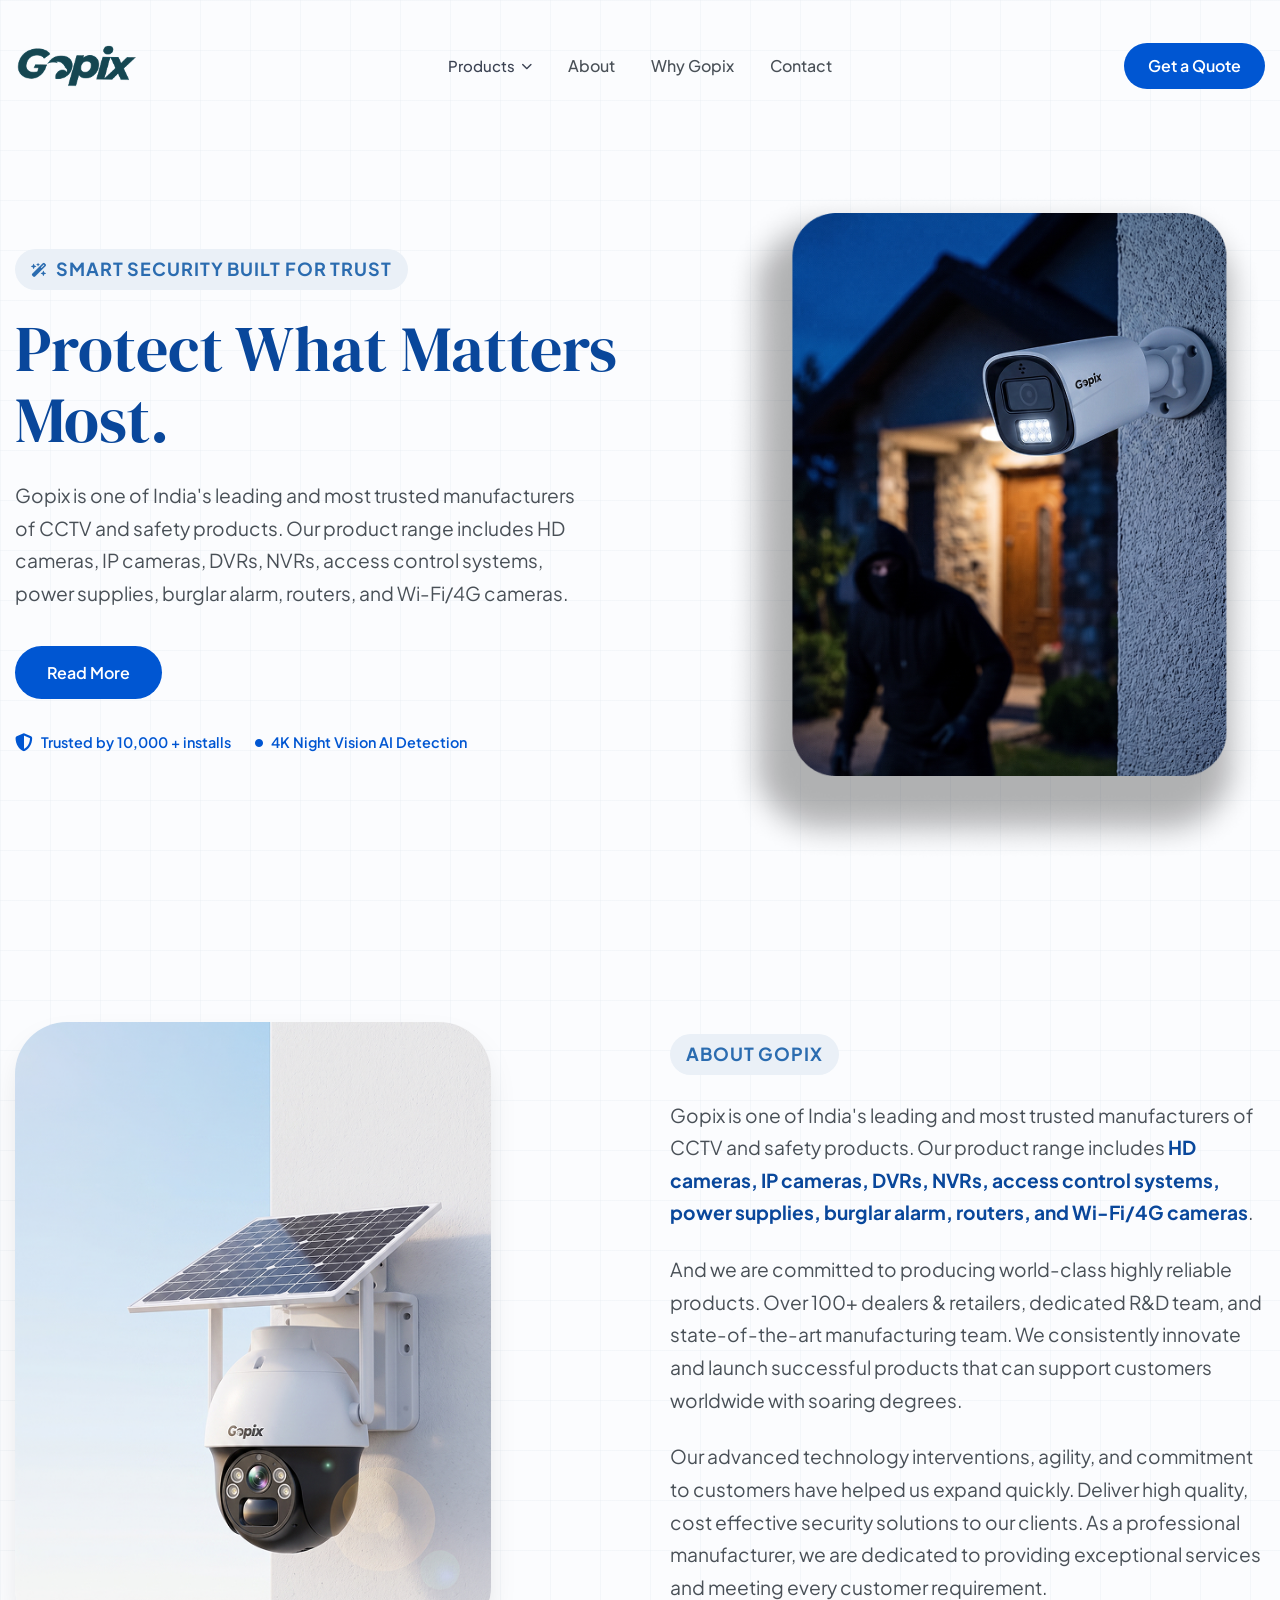
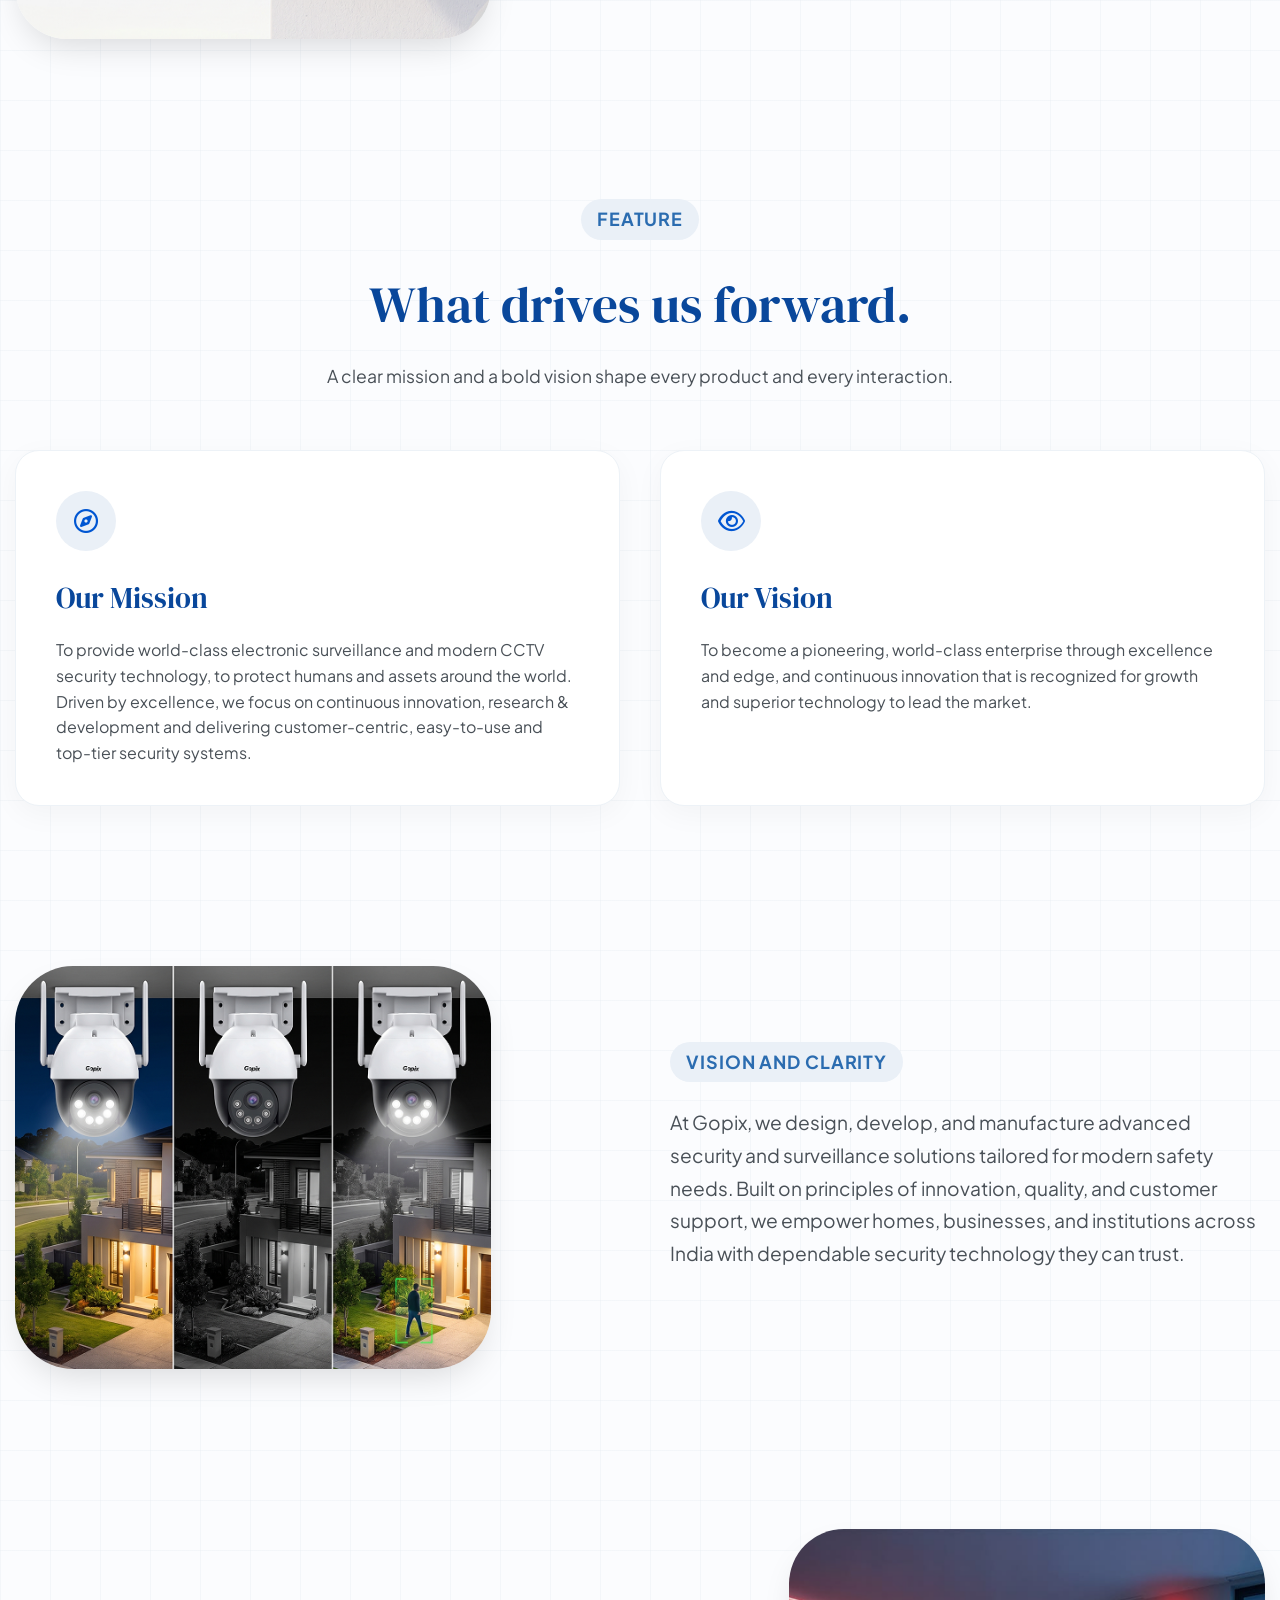
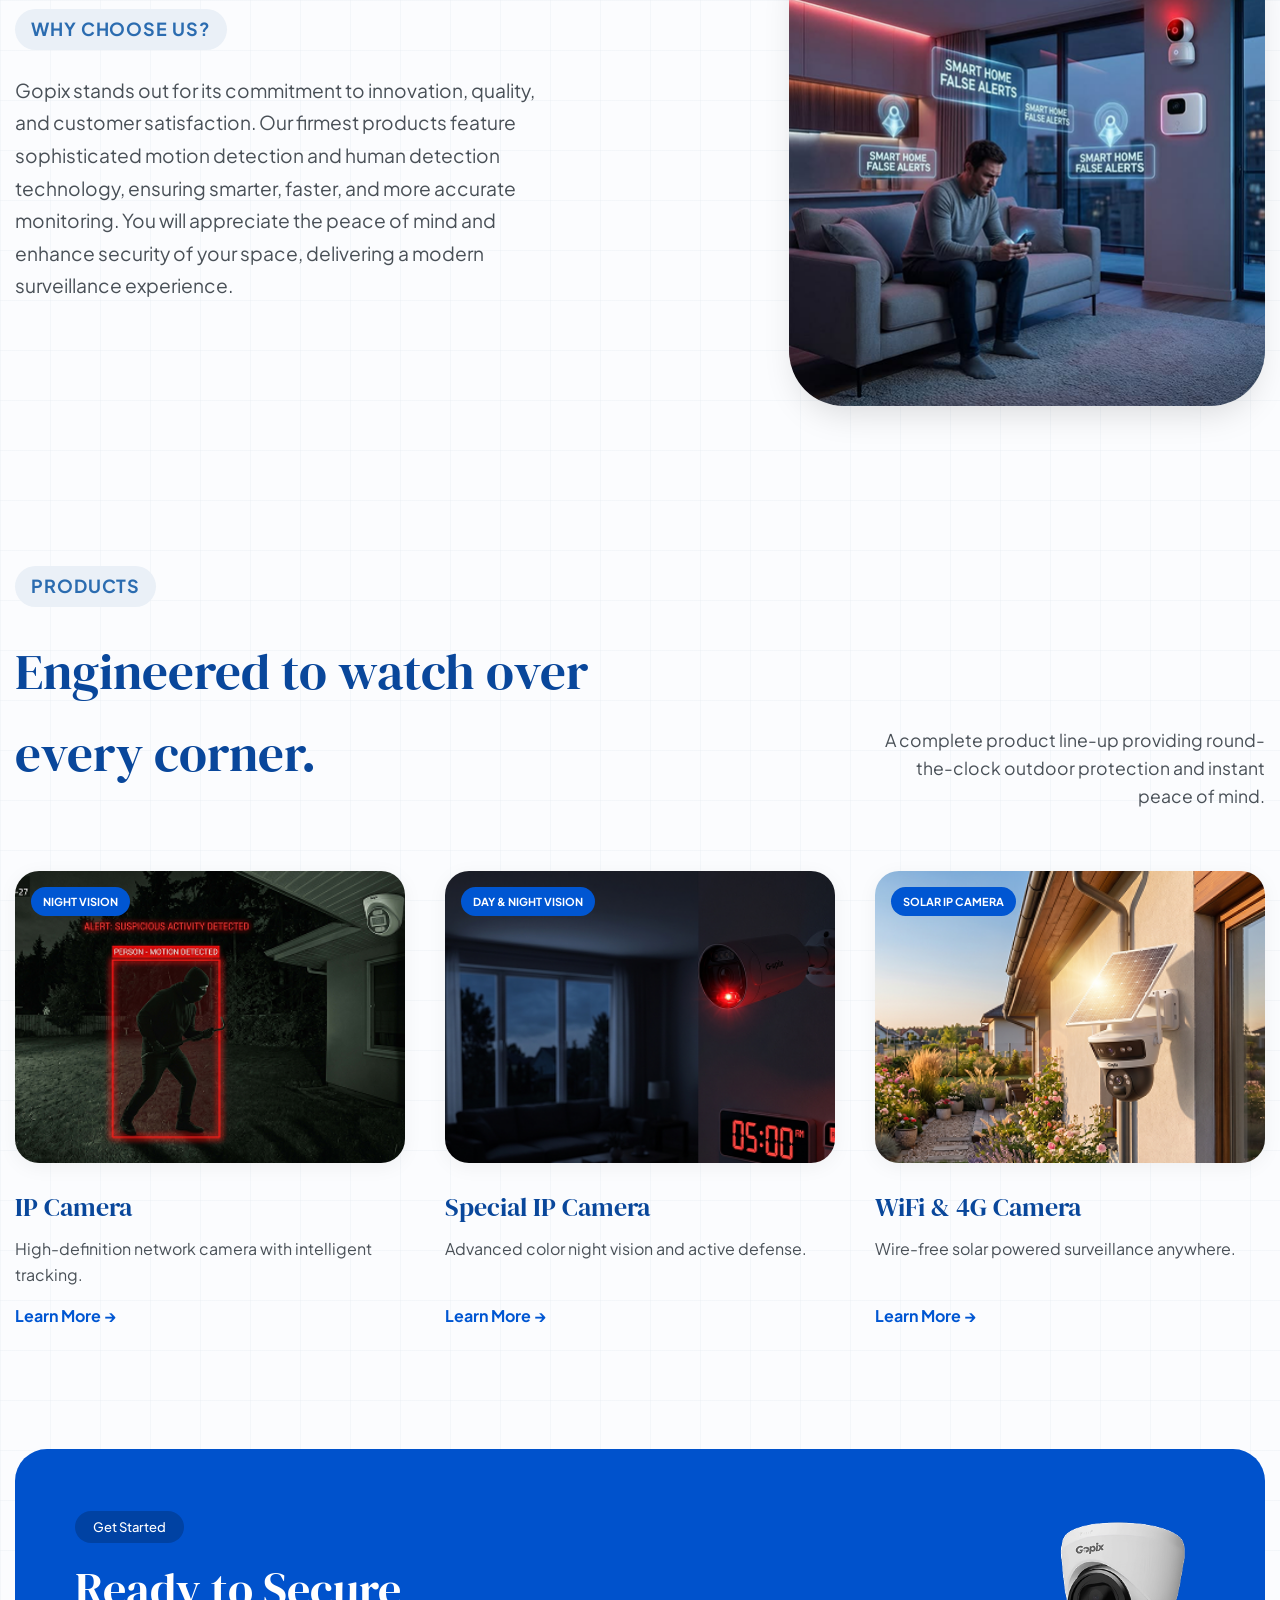
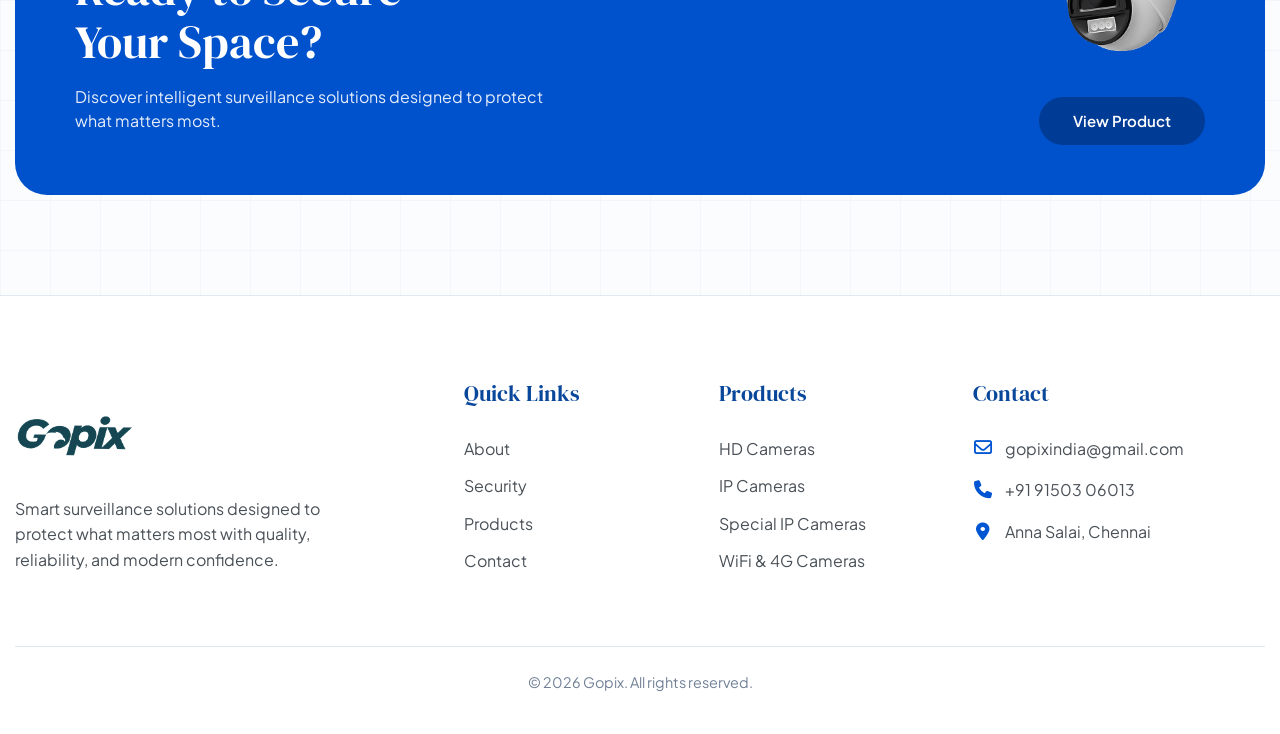
<file: index.html>
<!DOCTYPE html>
<html lang="en">
<head>
    <meta charset="UTF-8">
    <meta name="viewport" content="width=device-width, initial-scale=1.0">
    <title>Gopix - Protect What Matters Most</title>
    <meta name="description" content="Gopix is one of India's leading and most trusted manufacturers of CCTV and safety products.">
    
    <!-- Font Awesome -->
    <link rel="stylesheet" href="https://cdnjs.cloudflare.com/ajax/libs/font-awesome/6.5.1/css/all.min.css" />
    
    <!-- Google Fonts -->
    <link rel="preconnect" href="https://fonts.googleapis.com">
    <link rel="preconnect" href="https://fonts.gstatic.com" crossorigin>
    <link href="https://fonts.googleapis.com/css2?family=DM+Serif+Display&family=Plus+Jakarta+Sans:wght@400;500;600;700&display=swap" rel="stylesheet">
    
    <!-- External CSS -->
    <link rel="stylesheet" href="style.css">
</head>
<body>

    <!-- 1. Header & Navigation -->
    <header class="header">
        <nav class="container nav-container">
            <!-- Left: Logo -->
            <a href="index.html" class="logo-link">
                <img src="./assets/Gopix_logo.png" alt="Gopix Logo" class="logo">
            </a>
            
                        <!-- Hamburger Toggle Button (Hidden on Desktop) -->
            <button type="button" class="nav-toggle" id="navToggle" aria-label="Toggle navigation">
                <i class="fa-solid fa-bars menu-icon"></i>
                <i class="fa-solid fa-xmark close-icon"></i>
            </button>

            <!-- Collapsible Nav Wrapper (Links + Dropdown + Button) -->
            <div class="nav-wrapper" id="navWrapper">
                <nav class="nav-menu">
                    <div class="nav-item dropdown" id="navDropdown">
                        <button type="button" class="dropdown-toggle" id="productsDropdownBtn" aria-expanded="false">
                            Products <i class="fa-solid fa-chevron-down dropdown-arrow"></i>
                        </button>
                        <ul class="dropdown-menu" id="productsDropdownMenu">
                            <li><a href="hd_product.html" class="dropdown-item">HD Product</a></li>
                            <li><a href="ip_product.html" class="dropdown-item">IP Product</a></li>
                            <li><a href="special_ip_product.html" class="dropdown-item">Special IP Product</a></li>
                            <li><a href="wifi_4g.html" class="dropdown-item">Wifi & 4G Product</a></li>
                        </ul>
                    </div>
                    <a href="index.html#about" class="nav-link">About</a>
                    <a href="index.html#why-gopix" class="nav-link">Why Gopix</a>
                    <a href="contact.html" class="nav-link">Contact</a>
                </nav>

                <!-- Kept intact on mobile inside the menu drawer -->
                <a href="#quote" class="btn btn-quote nav-cta">Get a Quote</a>
            </div>
        </nav>
    </header>

    <main>
        <!-- 2. Hero Section -->
        <section class="hero-section">
            <div class="container hero-container">
                <!-- Left Column: Content -->
                <div class="hero-content">
                    <div class="badge">
                        <i class="fa-solid fa-wand-magic-sparkles badge-icon"></i>
                        <span>SMART SECURITY BUILT FOR TRUST</span>
                    </div>
                    
                    <h1 class="hero-title">Protect What Matters Most.</h1>
                    
                    <p class="section-description">
                        Gopix is one of India's leading and most trusted manufacturers of CCTV and safety products. Our product range includes HD cameras, IP cameras, DVRs, NVRs, access control systems, power supplies, burglar alarm, routers, and Wi-Fi/4G cameras.
                    </p>
                    
                    <a href="#" class="btn btn-primary">Read More</a>
                    
                    <div class="trust-markers">
                        <div class="trust-item">
                            <i class="fa-solid fa-shield-halved trust-icon"></i>
                            <span>Trusted by 10,000 + installs</span>
                        </div>
                        <div class="trust-item">
                            <i class="fa-solid fa-circle trust-icon bullet"></i>
                            <span>4K Night Vision AI Detection</span>
                        </div>
                    </div>
                </div>

                <!-- Right Column: Banner Image -->
                <div class="hero-image-wrapper">
                    <img src="./assets/banner_hero.png" alt="Gopix Security Camera" class="hero-img">
                </div>
            </div>
        </section>

        <!-- 3. About Section -->
        <section class="about-section">
            <div class="container grid-2-col">
                <div class="about-image-wrapper">
                    <img src="./assets/banner_home_about.png" alt="Outdoor PTZ Camera" class="about-img">
                </div>
                <div class="about-content">
                    <div class="badge">
                        <span>ABOUT GOPIX</span>
                    </div>
                    <p class="section-description">
                        Gopix is one of India's leading and most trusted manufacturers of CCTV and safety products. Our product range includes <strong>HD cameras, IP cameras, DVRs, NVRs, access control systems, power supplies, burglar alarm, routers, and Wi-Fi/4G cameras</strong>.
                    </p>
                    <p class="section-description">
                        And we are committed to producing world-class highly reliable products. Over 100+ dealers & retailers, dedicated R&D team, and state-of-the-art manufacturing team. We consistently innovate and launch successful products that can support customers worldwide with soaring degrees.
                    </p>
                    <p class="section-description">
                        Our advanced technology interventions, agility, and commitment to customers have helped us expand quickly. Deliver high quality, cost effective security solutions to our clients. As a professional manufacturer, we are dedicated to providing exceptional services and meeting every customer requirement.
                    </p>
                </div>
            </div>
        </section>

        <!-- 4. Mission & Vision Section -->
        <section class="mission-vision-section">
            <div class="container">
                <div class="section-header center">
                    <div class="badge">
                        <span>FEATURE</span>
                    </div>
                    <h2 class="section-title">What drives us forward.</h2>
                    <p class="section-subtitle">A clear mission and a bold vision shape every product and every interaction.</p>
                </div>

                <div class="grid-2-col cards-grid">
                    <!-- Mission Card -->
                    <div class="feature-card">
                        <div class="card-icon-wrapper">
                            <i class="fa-regular fa-compass"></i>
                        </div>
                        <h3 class="card-title">Our Mission</h3>
                        <p class="card-desc">
                            To provide world-class electronic surveillance and modern CCTV security technology, to protect humans and assets around the world. Driven by excellence, we focus on continuous innovation, research & development and delivering customer-centric, easy-to-use and top-tier security systems.
                        </p>
                    </div>

                    <!-- Vision Card -->
                    <div class="feature-card">
                        <div class="card-icon-wrapper">
                            <i class="fa-regular fa-eye"></i>
                        </div>
                        <h3 class="card-title">Our Vision</h3>
                        <p class="card-desc">
                            To become a pioneering, world-class enterprise through excellence and edge, and continuous innovation that is recognized for growth and superior technology to lead the market.
                        </p>
                    </div>
                </div>
            </div>
        </section>

        <!-- 5. Triple Split Feature Preview -->
        <section class="feature-preview-section">
            <div class="container grid-2-col">
                <div class="preview-image-wrapper">
                    <img src="./assets/banner_home_what_we_do.png" alt="Night Vision Comparison" class="preview-img">
                </div>
                <div class="preview-content">
                    <div class="badge">
                        <span>VISION AND CLARITY</span>
                    </div>
                    <p class="section-description">
                        At Gopix, we design, develop, and manufacture advanced security and surveillance solutions tailored for modern safety needs. Built on principles of innovation, quality, and customer support, we empower homes, businesses, and institutions across India with dependable security technology they can trust.
                    </p>
                </div>
            </div>
        </section>

        <!-- 6. Why Choose Us Section -->
        <section class="why-choose-us-section">
            <div class="container grid-2-col reverse">
                <div class="why-content">
                    <div class="badge">
                        <span>WHY CHOOSE US?</span>
                    </div>
                    <p class="section-description">
                        Gopix stands out for its commitment to innovation, quality, and customer satisfaction. Our firmest products feature sophisticated motion detection and human detection technology, ensuring smarter, faster, and more accurate monitoring. You will appreciate the peace of mind and enhance security of your space, delivering a modern surveillance experience.
                    </p>
                </div>
                <div class="why-image-wrapper">
                    <img src="./assets/banner_home_why_choose_us.png" alt="Smart Home Camera" class="why-img">
                </div>
            </div>
        </section>

        <!-- 7. Product Catalog / Showcase -->
        <section class="products-section">
            <div class="container">
                <div class="section-header split">
                    <div class="split-left">
                        <div class="badge">
                            <span>PRODUCTS</span>
                        </div>
                        <h2 class="section-title">Engineered to watch over every corner.</h2>
                    </div>
                    <div class="split-right">
                        <p class="section-subtitle right-note">A complete product line-up providing round-the-clock outdoor protection and instant peace of mind.</p>
                    </div>
                </div>

                <div class="products-grid">
                    <!-- Product 1 -->
                    <div class="product-card">
                        <div class="product-img-wrapper">
                            <span class="product-badge">Night Vision</span>
                            <img src="./assets/home_product_1.png" alt="IP Camera" class="product-img">
                        </div>
                        <h3 class="product-title">IP Camera</h3>
                        <p class="product-specs">High-definition network camera with intelligent tracking.</p>
                        <a href="#" class="product-link">Learn More &rarr;</a>
                    </div>
                    <!-- Product 2 -->
                    <div class="product-card">
                        <div class="product-img-wrapper">
                            <span class="product-badge">Day & Night Vision</span>
                            <img src="./assets/home_product_2.png" alt="Special IP Camera" class="product-img">
                        </div>
                        <h3 class="product-title">Special IP Camera</h3>
                        <p class="product-specs">Advanced color night vision and active defense.</p>
                        <a href="#" class="product-link">Learn More &rarr;</a>
                    </div>
                    <!-- Product 3 -->
                    <div class="product-card">
                        <div class="product-img-wrapper">
                            <span class="product-badge">Solar IP Camera</span>
                            <img src="./assets/home_product_3.png" alt="WiFi & 4G Camera" class="product-img">
                        </div>
                        <h3 class="product-title">WiFi & 4G Camera</h3>
                        <p class="product-specs">Wire-free solar powered surveillance anywhere.</p>
                        <a href="#" class="product-link">Learn More &rarr;</a>
                    </div>
                </div>
            </div>
        </section>

        <!-- 8. Call to Action Banner -->
        <section class="cta-section">
            <div class="container">
                <div class="cta-banner">
                    <div class="cta-content">
                        <span class="cta-badge">Get Started</span>
                        <h2 class="cta-title">Ready to Secure<br />Your Space?</h2>
                        <p class="cta-subtitle">Discover intelligent surveillance solutions designed to protect what matters most.</p>
                    </div>
                    <div class="cta-action">
                        <img src="./assets/home_get_started_camera.png" alt="Gopix Dome Camera" class="cta-camera-img" />
                        <a href="#products" class="cta-btn">View Product</a>
                    </div>
                </div>
            </div>
        </section>
    </main>

    <!-- 9. Modern Footer -->
    <footer class="footer">
        <div class="container footer-container">
            <div class="footer-brand">
                <img src="./assets/Gopix_logo.png" alt="Gopix Logo" class="footer-logo">
                <p class="footer-desc">Smart surveillance solutions designed to protect what matters most with quality, reliability, and modern confidence.</p>
            </div>
            
            <div class="footer-links-col">
                <h4 class="footer-heading">Quick Links</h4>
                <ul class="footer-list">
                    <li><a href="#">About</a></li>
                    <li><a href="#">Security</a></li>
                    <li><a href="#">Products</a></li>
                    <li><a href="#">Contact</a></li>
                </ul>
            </div>

            <div class="footer-links-col">
                <h4 class="footer-heading">Products</h4>
                <ul class="footer-list">
                    <li><a href="#">HD Cameras</a></li>
                    <li><a href="#">IP Cameras</a></li>
                    <li><a href="#">Special IP Cameras</a></li>
                    <li><a href="#">WiFi & 4G Cameras</a></li>
                </ul>
            </div>

            <div class="footer-contact-col">
                <h4 class="footer-heading">Contact</h4>
                <ul class="footer-contact-list">
                    <li><i class="fa-regular fa-envelope"></i> gopixindia@gmail.com</li>
                    <li><i class="fa-solid fa-phone"></i> +91 91503 06013</li>
                    <li><i class="fa-solid fa-location-dot"></i> Anna Salai, Chennai</li>
                </ul>
            </div>
        </div>
        <div class="container">
            <div class="footer-bottom">
                <p>&copy; 2026 Gopix. All rights reserved.</p>
            </div>
        </div>
    </footer>

        <!-- Shared Interaction Script -->
    <script src="main.js"></script>
</body>
</html>
</file>
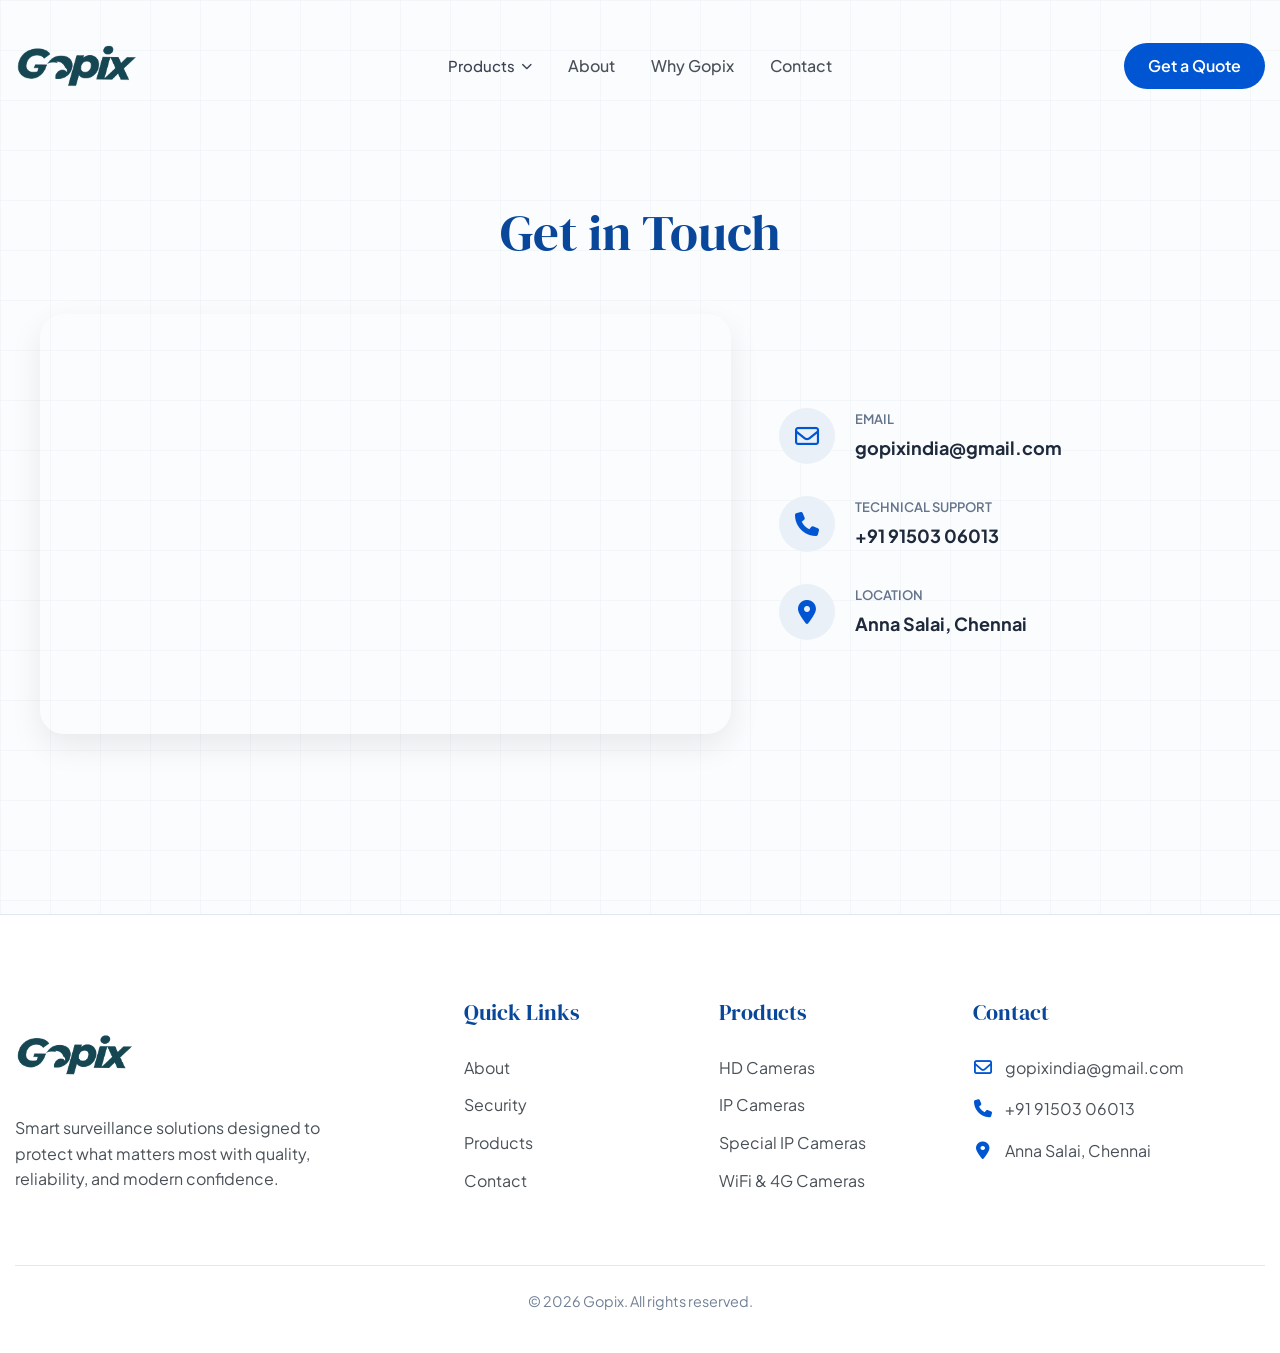
<file: contact.html>
<!DOCTYPE html>
<html lang="en">
<head>
    <meta charset="UTF-8">
    <meta name="viewport" content="width=device-width, initial-scale=1.0">
    <title>Gopix - Protect What Matters Most</title>
    <meta name="description" content="Gopix is one of India's leading and most trusted manufacturers of CCTV and safety products.">
    
    <!-- Font Awesome -->
    <link rel="stylesheet" href="https://cdnjs.cloudflare.com/ajax/libs/font-awesome/6.5.1/css/all.min.css" />
    
    <!-- Google Fonts -->
    <link rel="preconnect" href="https://fonts.googleapis.com">
    <link rel="preconnect" href="https://fonts.gstatic.com" crossorigin>
    <link href="https://fonts.googleapis.com/css2?family=DM+Serif+Display&family=Plus+Jakarta+Sans:wght@400;500;600;700&display=swap" rel="stylesheet">
    
    <!-- External CSS -->
    <link rel="stylesheet" href="style.css">
</head>
<body>

    <!-- 1. Header & Navigation -->
    <header class="header">
        <nav class="container nav-container">
            <!-- Left: Logo -->
            <a href="index.html" class="logo-link">
                <img src="./assets/Gopix_logo.png" alt="Gopix Logo" class="logo">
            </a>
            
                        <!-- Hamburger Toggle Button (Hidden on Desktop) -->
            <button type="button" class="nav-toggle" id="navToggle" aria-label="Toggle navigation">
                <i class="fa-solid fa-bars menu-icon"></i>
                <i class="fa-solid fa-xmark close-icon"></i>
            </button>

            <!-- Collapsible Nav Wrapper (Links + Dropdown + Button) -->
            <div class="nav-wrapper" id="navWrapper">
                <nav class="nav-menu">
                    <div class="nav-item dropdown" id="navDropdown">
                        <button type="button" class="dropdown-toggle" id="productsDropdownBtn" aria-expanded="false">
                            Products <i class="fa-solid fa-chevron-down dropdown-arrow"></i>
                        </button>
                        <ul class="dropdown-menu" id="productsDropdownMenu">
                            <li><a href="hd_product.html" class="dropdown-item">HD Product</a></li>
                            <li><a href="ip_product.html" class="dropdown-item">IP Product</a></li>
                            <li><a href="special_ip_product.html" class="dropdown-item">Special IP Product</a></li>
                            <li><a href="wifi_4g.html" class="dropdown-item">Wifi & 4G Product</a></li>
                        </ul>
                    </div>
                    <a href="index.html#about" class="nav-link">About</a>
                    <a href="index.html#why-gopix" class="nav-link">Why Gopix</a>
                    <a href="contact.html" class="nav-link">Contact</a>
                </nav>

                <!-- Kept intact on mobile inside the menu drawer -->
                <a href="#quote" class="btn btn-quote nav-cta">Get a Quote</a>
            </div>
        </nav>
    </header>

    <main>
        <!-- Contact Page Title Section -->
        <section class="page-title-section" style="padding-bottom: 0;">
            <div class="container">
                <h1 class="section-title" style="margin-bottom: 36px; font-size: clamp(2.5rem, 5vw, 3.2rem);">Get in Touch</h1>
            </div>
        </section>

        <!-- Main Contact Section -->
        <section class="contact-section" style="padding-top: 0;">
            <div class="container">
                <div class="contact-grid">
                    <!-- Left: Google Map -->
                    <div class="map-container">
                        <iframe 
                            src="https://maps.google.com/maps?q=GOPIX%20Anna%20Salai%20Chennai&t=&z=16&ie=UTF8&iwloc=&output=embed" 
                            width="100%" 
                            height="100%" 
                            style="border:0;" 
                            allowfullscreen="" 
                            loading="lazy" 
                            referrerpolicy="no-referrer-when-downgrade">
                        </iframe>
                    </div>

                    <!-- Right: Contact Details -->
                    <div class="contact-details">
                        <!-- Email -->
                        <div class="contact-card">
                            <div class="contact-icon">
                                <i class="fa-regular fa-envelope"></i>
                            </div>
                            <div class="contact-info">
                                <span class="contact-label">EMAIL</span>
                                <a href="mailto:gopixindia@gmail.com" class="contact-value">gopixindia@gmail.com</a>
                            </div>
                        </div>

                        <!-- Technical Support -->
                        <div class="contact-card">
                            <div class="contact-icon">
                                <i class="fa-solid fa-phone"></i>
                            </div>
                            <div class="contact-info">
                                <span class="contact-label">TECHNICAL SUPPORT</span>
                                <a href="tel:+919150306013" class="contact-value">+91 91503 06013</a>
                            </div>
                        </div>

                        <!-- Location -->
                        <div class="contact-card">
                            <div class="contact-icon">
                                <i class="fa-solid fa-location-dot"></i>
                            </div>
                            <div class="contact-info">
                                <span class="contact-label">LOCATION</span>
                                <span class="contact-value">Anna Salai, Chennai</span>
                            </div>
                        </div>
                    </div>
                </div>
            </div>
        </section>
    </main>

<footer class="footer">
        <div class="container footer-container">
            <div class="footer-brand">
                <img src="./assets/Gopix_logo.png" alt="Gopix Logo" class="footer-logo">
                <p class="footer-desc">Smart surveillance solutions designed to protect what matters most with quality, reliability, and modern confidence.</p>
            </div>
            
            <div class="footer-links-col">
                <h4 class="footer-heading">Quick Links</h4>
                <ul class="footer-list">
                    <li><a href="#">About</a></li>
                    <li><a href="#">Security</a></li>
                    <li><a href="#">Products</a></li>
                    <li><a href="#">Contact</a></li>
                </ul>
            </div>

            <div class="footer-links-col">
                <h4 class="footer-heading">Products</h4>
                <ul class="footer-list">
                    <li><a href="#">HD Cameras</a></li>
                    <li><a href="#">IP Cameras</a></li>
                    <li><a href="#">Special IP Cameras</a></li>
                    <li><a href="#">WiFi & 4G Cameras</a></li>
                </ul>
            </div>

            <div class="footer-contact-col">
                <h4 class="footer-heading">Contact</h4>
                <ul class="footer-contact-list">
                    <li><i class="fa-regular fa-envelope"></i> gopixindia@gmail.com</li>
                    <li><i class="fa-solid fa-phone"></i> +91 91503 06013</li>
                    <li><i class="fa-solid fa-location-dot"></i> Anna Salai, Chennai</li>
                </ul>
            </div>
        </div>
        <div class="container">
            <div class="footer-bottom">
                <p>&copy; 2026 Gopix. All rights reserved.</p>
            </div>
        </div>
    </footer>

        <!-- Shared Interaction Script -->
    <script src="main.js"></script>
</body>
</html>
</file>
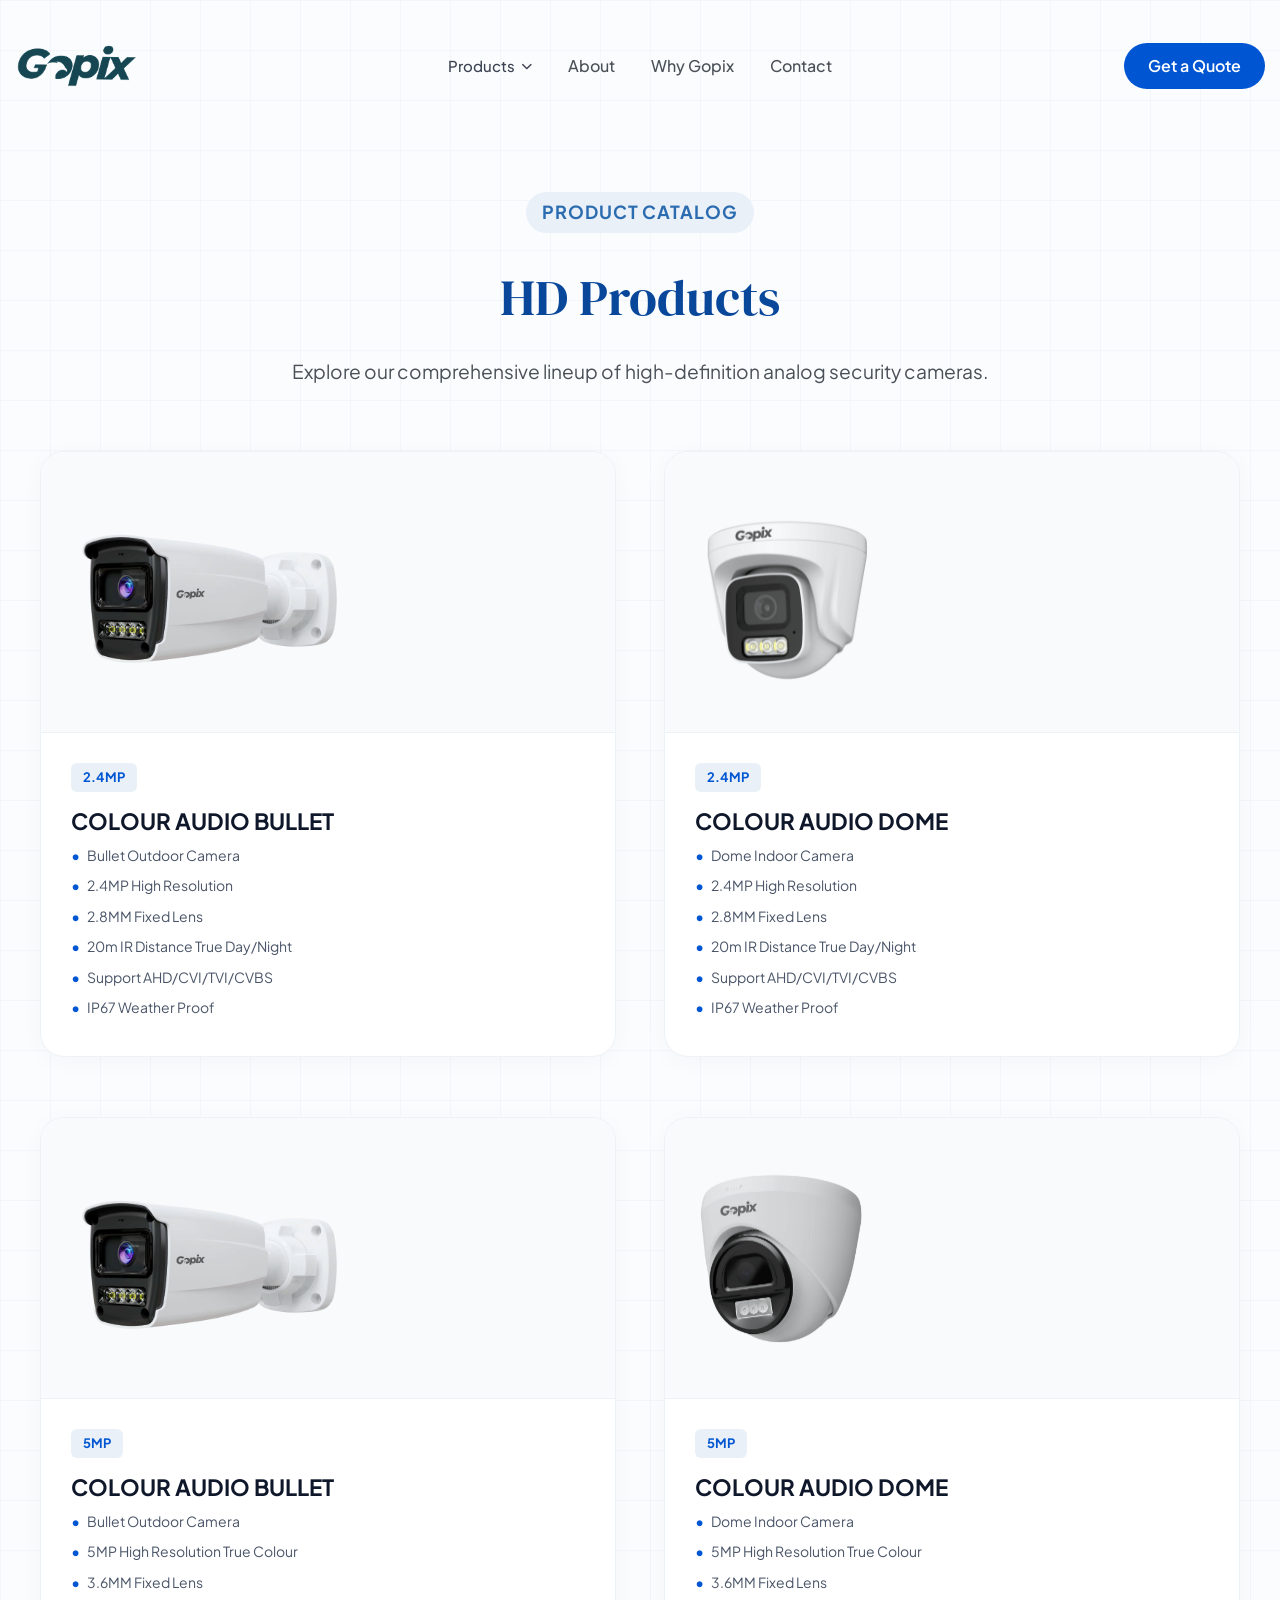
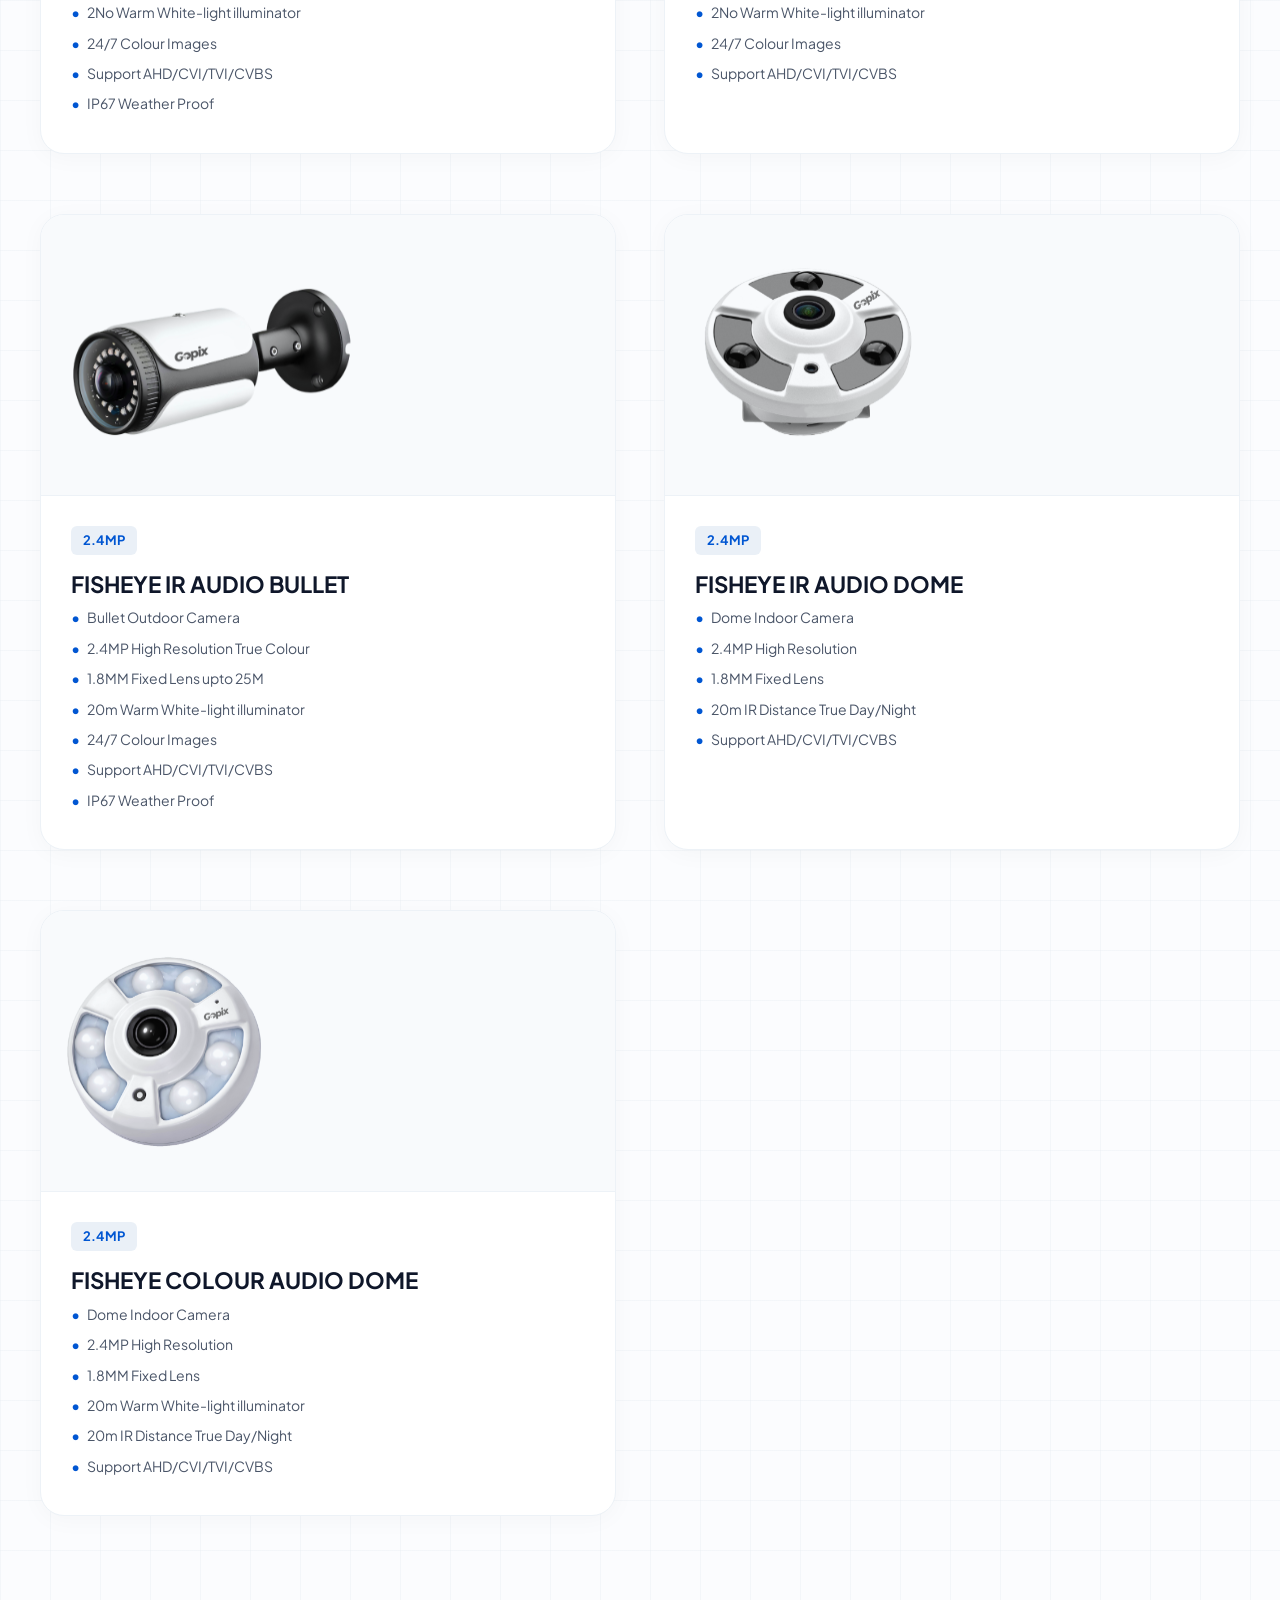
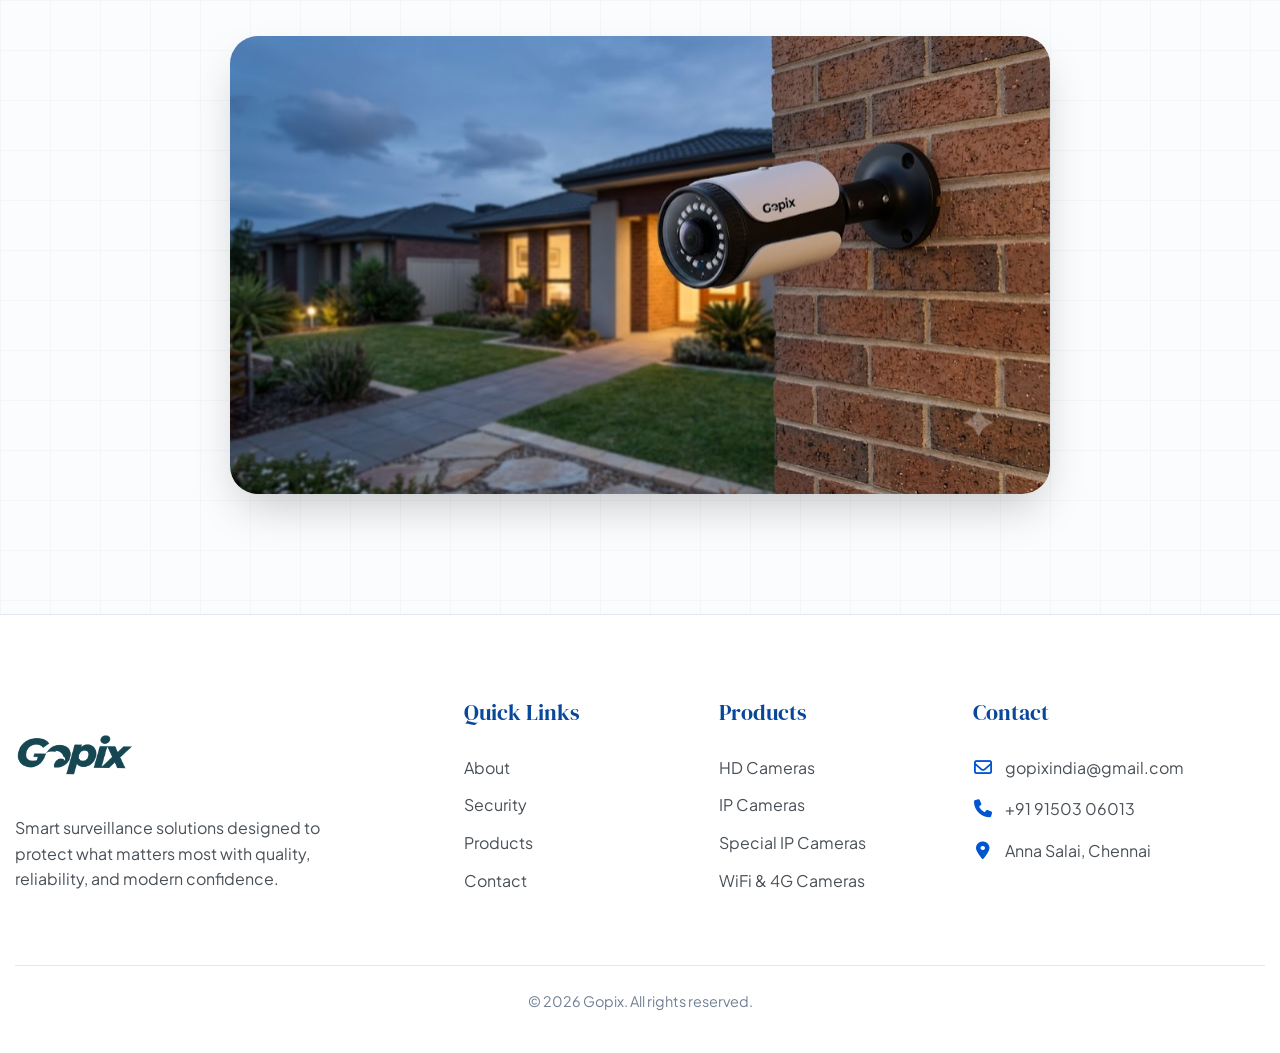
<file: hd_product.html>
<!DOCTYPE html>
<html lang="en">
<head>
    <meta charset="UTF-8">
    <meta name="viewport" content="width=device-width, initial-scale=1.0">
    <title>Gopix - HD Products</title>
    <meta name="description" content="Explore Gopix's range of HD security cameras and surveillance products.">
    
    <!-- Font Awesome -->
    <link rel="stylesheet" href="https://cdnjs.cloudflare.com/ajax/libs/font-awesome/6.5.1/css/all.min.css" />
    
    <!-- Google Fonts -->
    <link rel="preconnect" href="https://fonts.googleapis.com">
    <link rel="preconnect" href="https://fonts.gstatic.com" crossorigin>
    <link href="https://fonts.googleapis.com/css2?family=DM+Serif+Display&family=Plus+Jakarta+Sans:wght@400;500;600;700&display=swap" rel="stylesheet">
    
    <!-- External CSS -->
    <link rel="stylesheet" href="style.css">
</head>
<body>

    <!-- 1. Header & Navigation -->
    <header class="header">
        <nav class="container nav-container">
            <!-- Left: Logo -->
            <a href="index.html" class="logo-link">
                <img src="./assets/Gopix_logo.png" alt="Gopix Logo" class="logo">
            </a>
            
                        <!-- Hamburger Toggle Button (Hidden on Desktop) -->
            <button type="button" class="nav-toggle" id="navToggle" aria-label="Toggle navigation">
                <i class="fa-solid fa-bars menu-icon"></i>
                <i class="fa-solid fa-xmark close-icon"></i>
            </button>

            <!-- Collapsible Nav Wrapper (Links + Dropdown + Button) -->
            <div class="nav-wrapper" id="navWrapper">
                <nav class="nav-menu">
                    <div class="nav-item dropdown" id="navDropdown">
                        <button type="button" class="dropdown-toggle" id="productsDropdownBtn" aria-expanded="false">
                            Products <i class="fa-solid fa-chevron-down dropdown-arrow"></i>
                        </button>
                        <ul class="dropdown-menu" id="productsDropdownMenu">
                            <li><a href="hd_product.html" class="dropdown-item">HD Product</a></li>
                            <li><a href="ip_product.html" class="dropdown-item">IP Product</a></li>
                            <li><a href="special_ip_product.html" class="dropdown-item">Special IP Product</a></li>
                            <li><a href="wifi_4g.html" class="dropdown-item">Wifi & 4G Product</a></li>
                        </ul>
                    </div>
                    <a href="index.html#about" class="nav-link">About</a>
                    <a href="index.html#why-gopix" class="nav-link">Why Gopix</a>
                    <a href="contact.html" class="nav-link">Contact</a>
                </nav>

                <!-- Kept intact on mobile inside the menu drawer -->
                <a href="#quote" class="btn btn-quote nav-cta">Get a Quote</a>
            </div>
        </nav>
    </header>

    <main>
        <!-- Page Title -->
        <section class="page-title-section">
            <div class="container">
                <div class="badge">
                    <span>PRODUCT CATALOG</span>
                </div>
                <h1 class="section-title">HD Products</h1>
                <p class="section-description">Explore our comprehensive lineup of high-definition analog security cameras.</p>
            </div>
        </section>

        <!-- Product Catalog Grid -->
        <section class="catalog-section">
            <div class="catalog-grid">
                
                <!-- Row 1, Item 1 -->
                <div class="catalog-card">
                    <div class="catalog-img-wrapper">
                        <img src="./assets/products/hd/24 colour audio bullet.svg" alt="2.4MP Colour Audio Bullet" class="catalog-img">
                    </div>
                    <div class="catalog-content">
                        <span class="catalog-mp">2.4MP</span>
                        <h3 class="catalog-name">COLOUR AUDIO BULLET</h3>
                        <ul class="catalog-specs">
                            <li>Bullet Outdoor Camera</li>
                            <li>2.4MP High Resolution</li>
                            <li>2.8MM Fixed Lens</li>
                            <li>20m IR Distance True Day/Night</li>
                            <li>Support AHD/CVI/TVI/CVBS</li>
                            <li>IP67 Weather Proof</li>
                        </ul>
                    </div>
                </div>

                <!-- Row 1, Item 2 -->
                <div class="catalog-card">
                    <div class="catalog-img-wrapper">
                        <img src="./assets/products/hd/24 colour audio dome.svg" alt="2.4MP Colour Audio Dome" class="catalog-img">
                    </div>
                    <div class="catalog-content">
                        <span class="catalog-mp">2.4MP</span>
                        <h3 class="catalog-name">COLOUR AUDIO DOME</h3>
                        <ul class="catalog-specs">
                            <li>Dome Indoor Camera</li>
                            <li>2.4MP High Resolution</li>
                            <li>2.8MM Fixed Lens</li>
                            <li>20m IR Distance True Day/Night</li>
                            <li>Support AHD/CVI/TVI/CVBS</li>
                            <li>IP67 Weather Proof</li>
                        </ul>
                    </div>
                </div>

                <!-- Row 2, Item 3 -->
                <div class="catalog-card">
                    <div class="catalog-img-wrapper">
                        <img src="./assets/products/hd/24 colour audio bullet.svg" alt="5MP Colour Audio Bullet" class="catalog-img">
                    </div>
                    <div class="catalog-content">
                        <span class="catalog-mp">5MP</span>
                        <h3 class="catalog-name">COLOUR AUDIO BULLET</h3>
                        <ul class="catalog-specs">
                            <li>Bullet Outdoor Camera</li>
                            <li>5MP High Resolution True Colour</li>
                            <li>3.6MM Fixed Lens</li>
                            <li>2No Warm White-light illuminator</li>
                            <li>24/7 Colour Images</li>
                            <li>Support AHD/CVI/TVI/CVBS</li>
                            <li>IP67 Weather Proof</li>
                        </ul>
                    </div>
                </div>

                <!-- Row 2, Item 4 -->
                <div class="catalog-card">
                    <div class="catalog-img-wrapper">
                        <img src="./assets/products/hd/5 colour audio dome.svg" alt="5MP Colour Audio Dome" class="catalog-img">
                    </div>
                    <div class="catalog-content">
                        <span class="catalog-mp">5MP</span>
                        <h3 class="catalog-name">COLOUR AUDIO DOME</h3>
                        <ul class="catalog-specs">
                            <li>Dome Indoor Camera</li>
                            <li>5MP High Resolution True Colour</li>
                            <li>3.6MM Fixed Lens</li>
                            <li>2No Warm White-light illuminator</li>
                            <li>24/7 Colour Images</li>
                            <li>Support AHD/CVI/TVI/CVBS</li>
                        </ul>
                    </div>
                </div>

                <!-- Row 3, Item 5 -->
                <div class="catalog-card">
                    <div class="catalog-img-wrapper">
                        <img src="./assets/products/hd/24 fisheye ir audio bullet.svg" alt="2.4MP Fisheye IR Audio Bullet" class="catalog-img">
                    </div>
                    <div class="catalog-content">
                        <span class="catalog-mp">2.4MP</span>
                        <h3 class="catalog-name">FISHEYE IR AUDIO BULLET</h3>
                        <ul class="catalog-specs">
                            <li>Bullet Outdoor Camera</li>
                            <li>2.4MP High Resolution True Colour</li>
                            <li>1.8MM Fixed Lens upto 25M</li>
                            <li>20m Warm White-light illuminator</li>
                            <li>24/7 Colour Images</li>
                            <li>Support AHD/CVI/TVI/CVBS</li>
                            <li>IP67 Weather Proof</li>
                        </ul>
                    </div>
                </div>

                <!-- Row 3, Item 6 -->
                <div class="catalog-card">
                    <div class="catalog-img-wrapper">
                        <img src="./assets/products/hd/24 fisheye ir audio dome.svg" alt="2.4MP Fisheye IR Audio Dome" class="catalog-img">
                    </div>
                    <div class="catalog-content">
                        <span class="catalog-mp">2.4MP</span>
                        <h3 class="catalog-name">FISHEYE IR AUDIO DOME</h3>
                        <ul class="catalog-specs">
                            <li>Dome Indoor Camera</li>
                            <li>2.4MP High Resolution</li>
                            <li>1.8MM Fixed Lens</li>
                            <li>20m IR Distance True Day/Night</li>
                            <li>Support AHD/CVI/TVI/CVBS</li>
                        </ul>
                    </div>
                </div>

                <!-- Row 4, Item 7 -->
                <div class="catalog-card">
                    <div class="catalog-img-wrapper">
                        <img src="./assets/products/hd/24 fisheye colour audio dome.svg" alt="2.4MP Fisheye Colour Audio Dome" class="catalog-img">
                    </div>
                    <div class="catalog-content">
                        <span class="catalog-mp">2.4MP</span>
                        <h3 class="catalog-name">FISHEYE COLOUR AUDIO DOME</h3>
                        <ul class="catalog-specs">
                            <li>Dome Indoor Camera</li>
                            <li>2.4MP High Resolution</li>
                            <li>1.8MM Fixed Lens</li>
                            <li>20m Warm White-light illuminator</li>
                            <li>20m IR Distance True Day/Night</li>
                            <li>Support AHD/CVI/TVI/CVBS</li>
                        </ul>
                    </div>
                </div>
            </div>
        </section>

        <!-- Bottom Showcase Banner -->
        <section class="showcase-banner-section">
            <div class="container">
                <div class="showcase-banner">
                    <img src="./assets/products/hd/banner_hd.svg" alt="Outdoor Camera Showcase" class="showcase-img">
                </div>
            </div>
        </section>
    </main>

    <!-- 9. Modern Footer -->
    <footer class="footer">
        <div class="container footer-container">
            <div class="footer-brand">
                <img src="./assets/Gopix_logo.png" alt="Gopix Logo" class="footer-logo">
                <p class="footer-desc">Smart surveillance solutions designed to protect what matters most with quality, reliability, and modern confidence.</p>
            </div>
            
            <div class="footer-links-col">
                <h4 class="footer-heading">Quick Links</h4>
                <ul class="footer-list">
                    <li><a href="index.html#about">About</a></li>
                    <li><a href="#">Security</a></li>
                    <li><a href="#products">Products</a></li>
                    <li><a href="#contact">Contact</a></li>
                </ul>
            </div>

            <div class="footer-links-col">
                <h4 class="footer-heading">Products</h4>
                <ul class="footer-list">
                    <li><a href="hd_product.html">HD Cameras</a></li>
                    <li><a href="#">IP Cameras</a></li>
                    <li><a href="#">Special IP Cameras</a></li>
                    <li><a href="#">WiFi & 4G Cameras</a></li>
                </ul>
            </div>

            <div class="footer-contact-col">
                <h4 class="footer-heading">Contact</h4>
                <ul class="footer-contact-list">
                    <li><i class="fa-regular fa-envelope"></i> gopixindia@gmail.com</li>
                    <li><i class="fa-solid fa-phone"></i> +91 91503 06013</li>
                    <li><i class="fa-solid fa-location-dot"></i> Anna Salai, Chennai</li>
                </ul>
            </div>
        </div>
        <div class="container">
            <div class="footer-bottom">
                <p>&copy; 2026 Gopix. All rights reserved.</p>
            </div>
        </div>
    </footer>

        <!-- Shared Interaction Script -->
    <script src="main.js"></script>
</body>
</html>
</file>
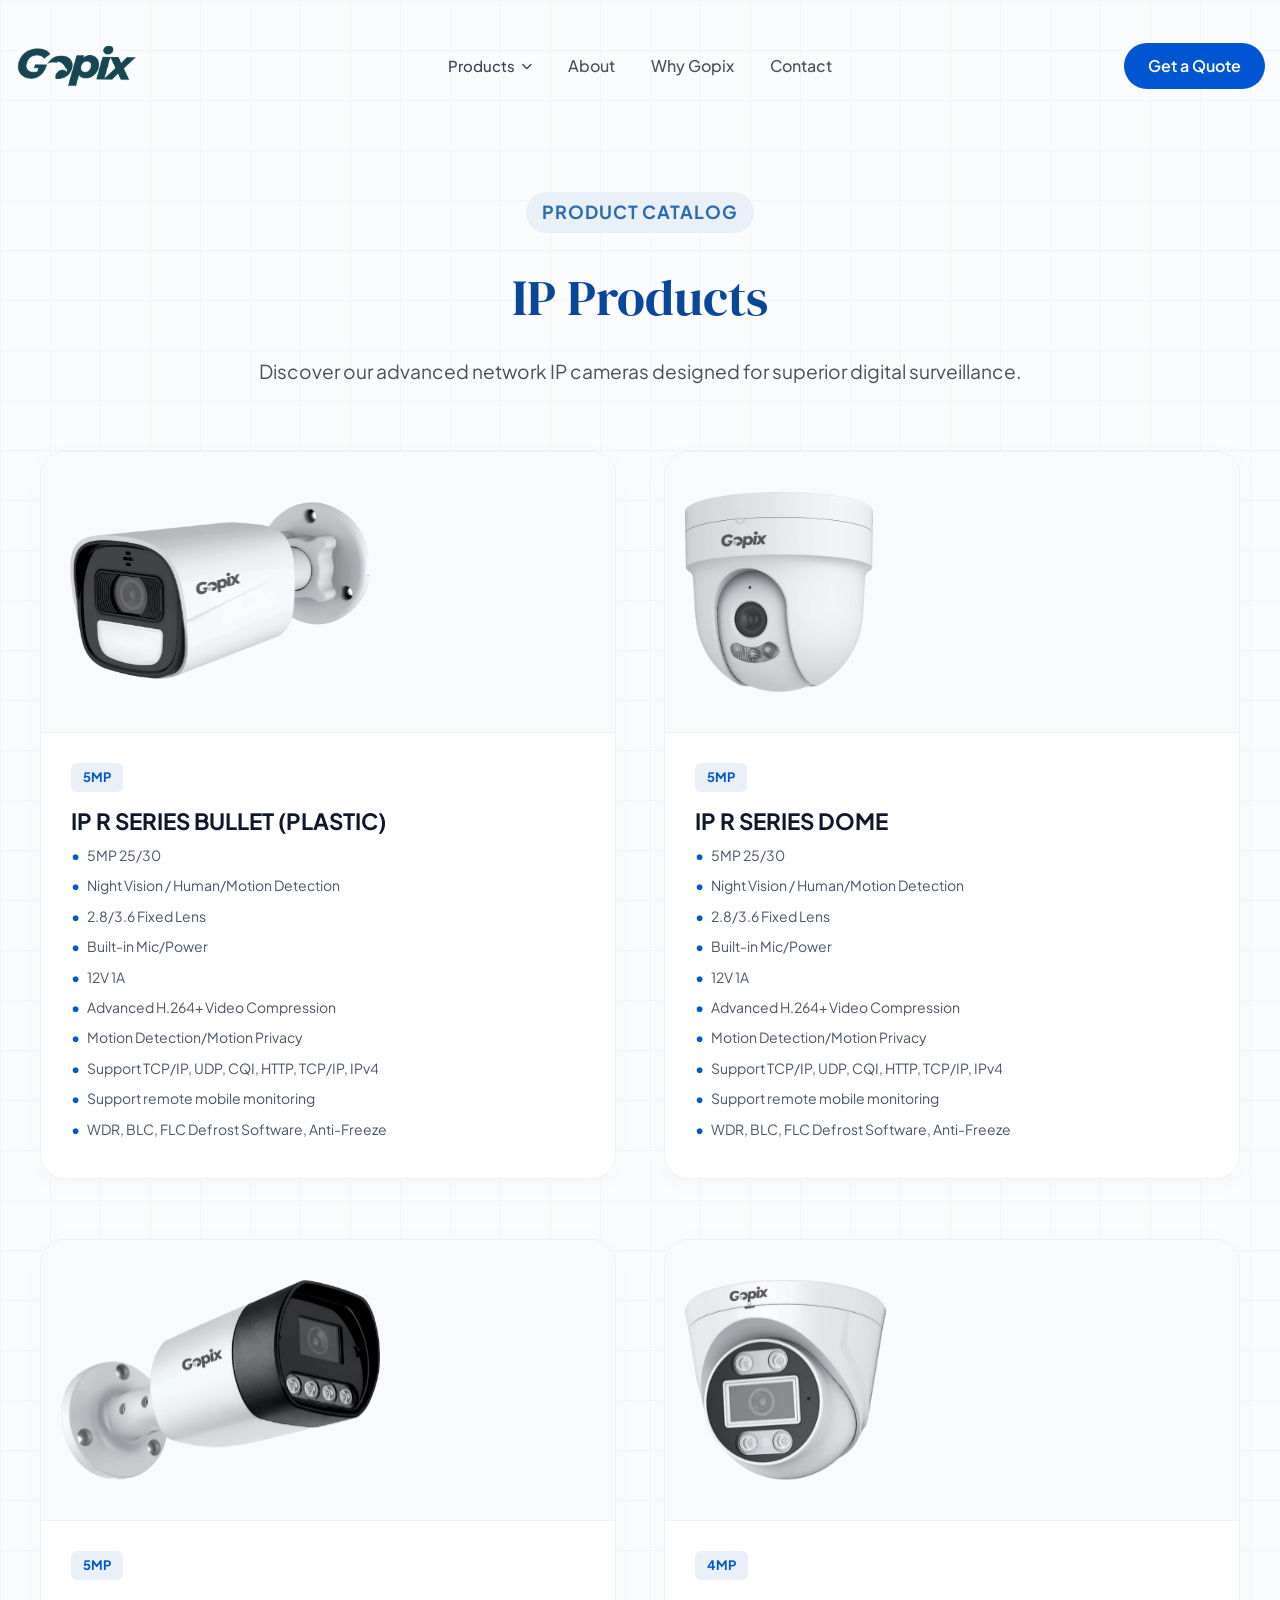
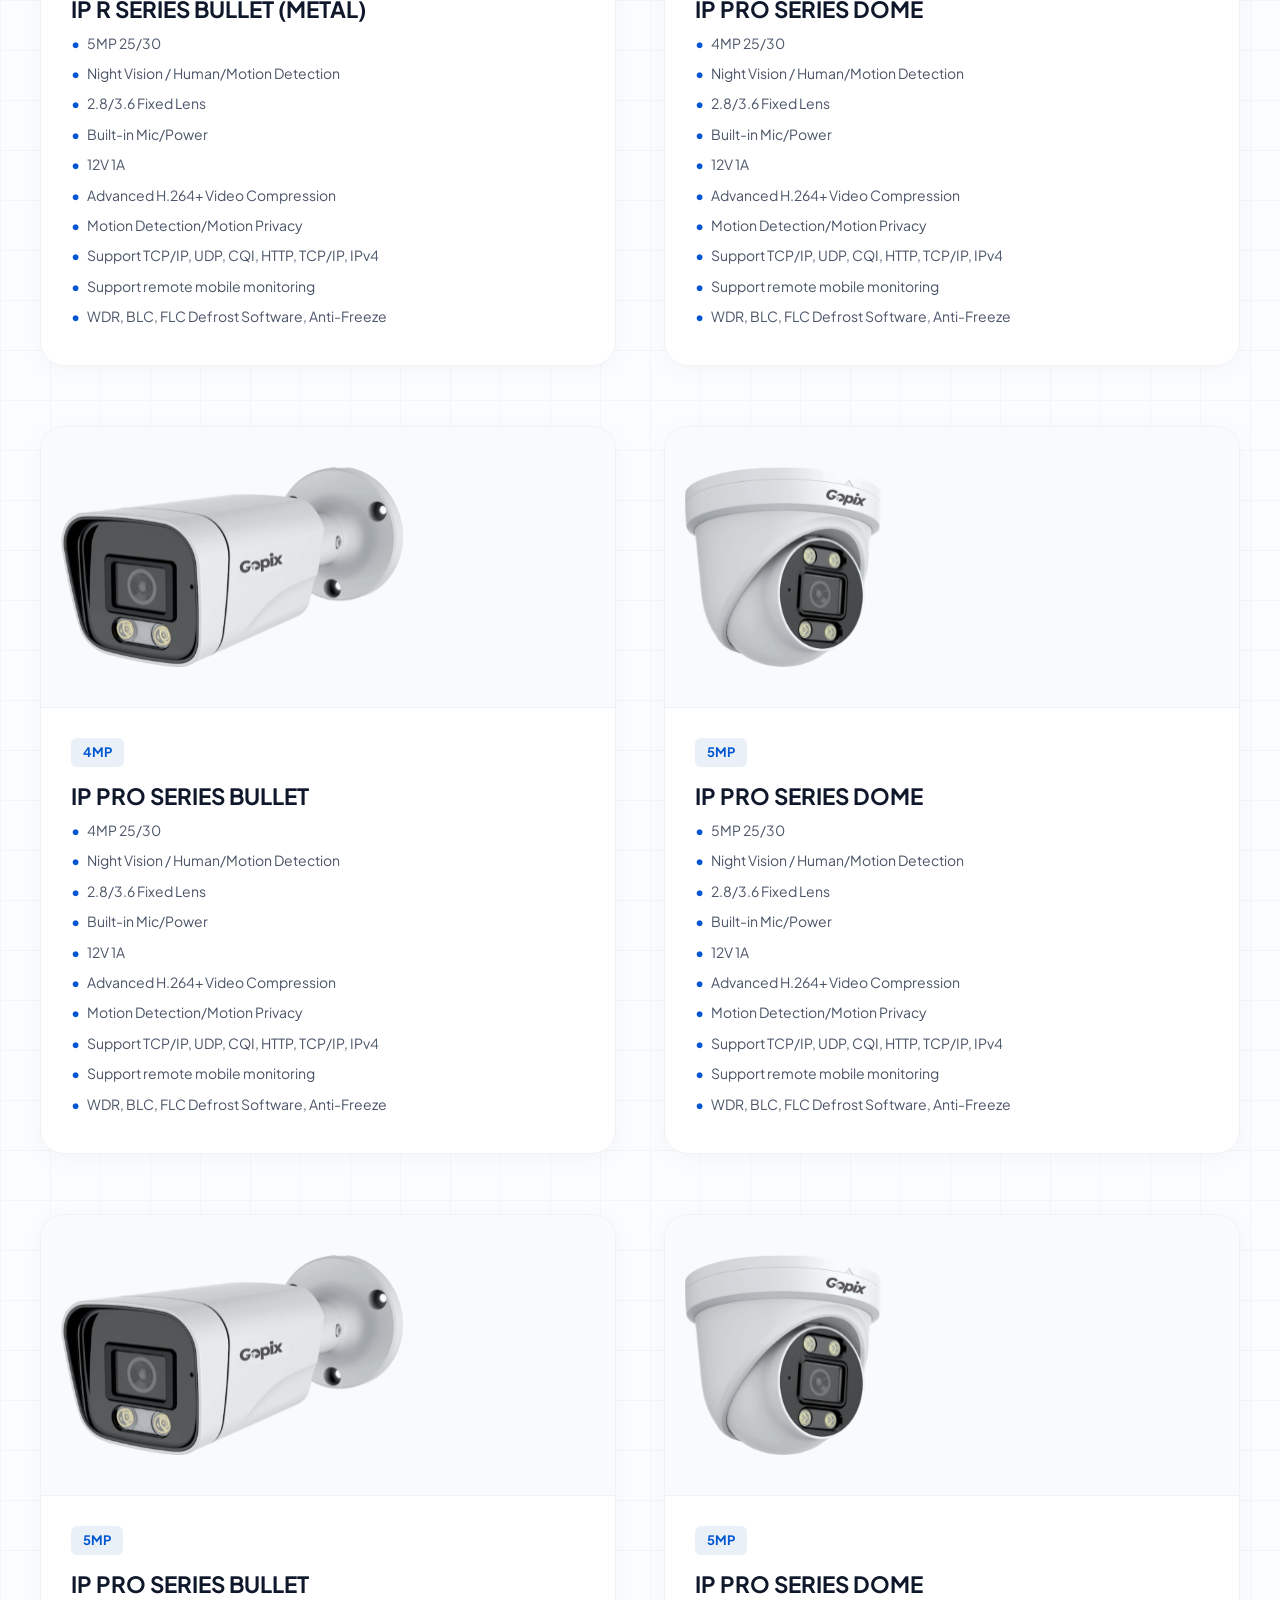
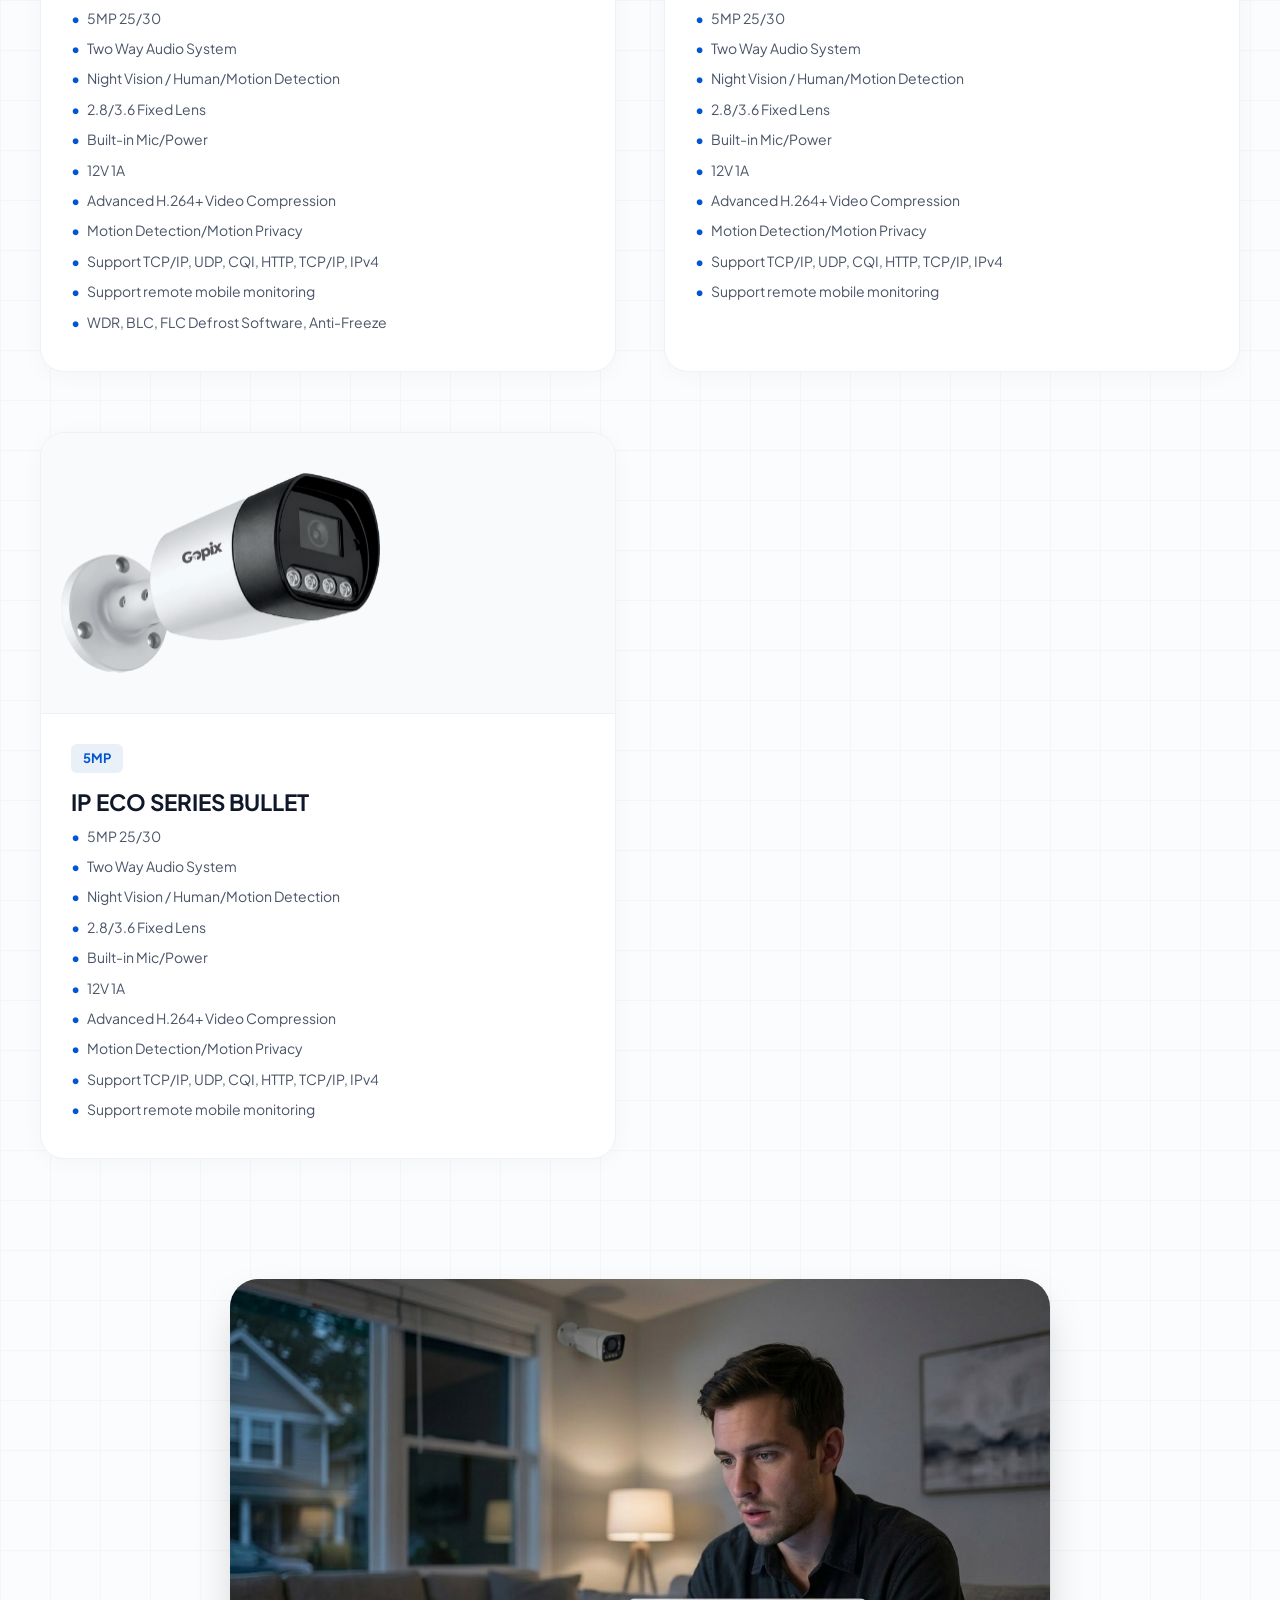
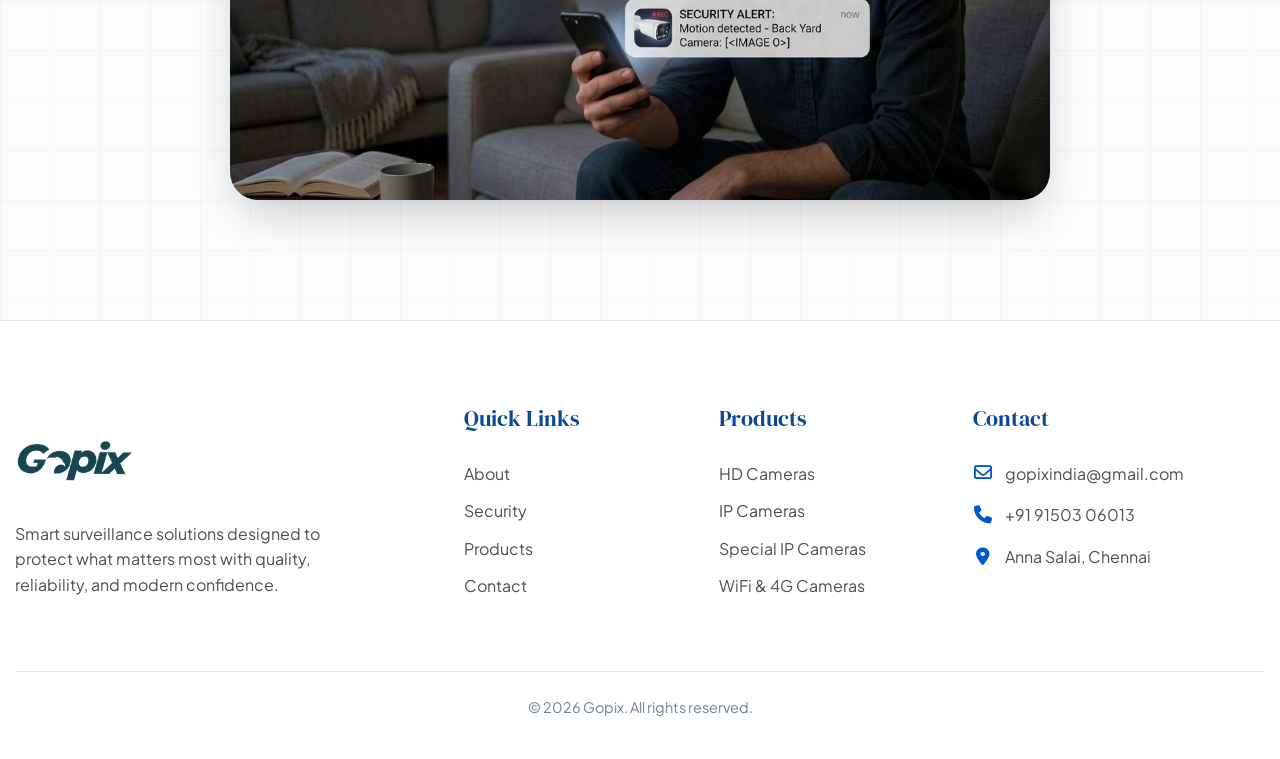
<file: ip_product.html>
<!DOCTYPE html>
<html lang="en">
<head>
    <meta charset="UTF-8">
    <meta name="viewport" content="width=device-width, initial-scale=1.0">
    <title>Gopix - IP Products</title>
    <meta name="description" content="Explore Gopix's range of IP security cameras and network surveillance products.">
    
    <!-- Font Awesome -->
    <link rel="stylesheet" href="https://cdnjs.cloudflare.com/ajax/libs/font-awesome/6.5.1/css/all.min.css" />
    
    <!-- Google Fonts -->
    <link rel="preconnect" href="https://fonts.googleapis.com">
    <link rel="preconnect" href="https://fonts.gstatic.com" crossorigin>
    <link href="https://fonts.googleapis.com/css2?family=DM+Serif+Display&family=Plus+Jakarta+Sans:wght@400;500;600;700&display=swap" rel="stylesheet">
    
    <!-- External CSS -->
    <link rel="stylesheet" href="style.css">
</head>
<body>

    <!-- 1. Header & Navigation -->
    <header class="header">
        <nav class="container nav-container">
            <!-- Left: Logo -->
            <a href="index.html" class="logo-link">
                <img src="./assets/Gopix_logo.png" alt="Gopix Logo" class="logo">
            </a>
            
                        <!-- Hamburger Toggle Button (Hidden on Desktop) -->
            <button type="button" class="nav-toggle" id="navToggle" aria-label="Toggle navigation">
                <i class="fa-solid fa-bars menu-icon"></i>
                <i class="fa-solid fa-xmark close-icon"></i>
            </button>

            <!-- Collapsible Nav Wrapper (Links + Dropdown + Button) -->
            <div class="nav-wrapper" id="navWrapper">
                <nav class="nav-menu">
                    <div class="nav-item dropdown" id="navDropdown">
                        <button type="button" class="dropdown-toggle" id="productsDropdownBtn" aria-expanded="false">
                            Products <i class="fa-solid fa-chevron-down dropdown-arrow"></i>
                        </button>
                        <ul class="dropdown-menu" id="productsDropdownMenu">
                            <li><a href="hd_product.html" class="dropdown-item">HD Product</a></li>
                            <li><a href="ip_product.html" class="dropdown-item">IP Product</a></li>
                            <li><a href="special_ip_product.html" class="dropdown-item">Special IP Product</a></li>
                            <li><a href="wifi_4g.html" class="dropdown-item">Wifi & 4G Product</a></li>
                        </ul>
                    </div>
                    <a href="index.html#about" class="nav-link">About</a>
                    <a href="index.html#why-gopix" class="nav-link">Why Gopix</a>
                    <a href="contact.html" class="nav-link">Contact</a>
                </nav>

                <!-- Kept intact on mobile inside the menu drawer -->
                <a href="#quote" class="btn btn-quote nav-cta">Get a Quote</a>
            </div>
        </nav>
    </header>

    <main>
        <!-- Page Title -->
        <section class="page-title-section">
            <div class="container">
                <div class="badge">
                    <span>PRODUCT CATALOG</span>
                </div>
                <h1 class="section-title">IP Products</h1>
                <p class="section-description">Discover our advanced network IP cameras designed for superior digital surveillance.</p>
            </div>
        </section>

        <!-- Product Catalog Grid -->
        <section class="catalog-section">
            <div class="catalog-grid">
                
                <!-- Row 1, Item 1 -->
                <div class="catalog-card">
                    <div class="catalog-img-wrapper">
                        <img src="./assets/products/ip/5mp ip r series bullet.svg" alt="5MP IP R Series Bullet Plastic" class="catalog-img">
                    </div>
                    <div class="catalog-content">
                        <span class="catalog-mp">5MP</span>
                        <h3 class="catalog-name">IP R SERIES BULLET (PLASTIC)</h3>
                        <ul class="catalog-specs">
                            <li>5MP 25/30</li>
                            <li>Night Vision / Human/Motion Detection</li>
                            <li>2.8/3.6 Fixed Lens</li>
                            <li>Built-in Mic/Power</li>
                            <li>12V 1A</li>
                            <li>Advanced H.264+ Video Compression</li>
                            <li>Motion Detection/Motion Privacy</li>
                            <li>Support TCP/IP, UDP, CQI, HTTP, TCP/IP, IPv4</li>
                            <li>Support remote mobile monitoring</li>
                            <li>WDR, BLC, FLC Defrost Software, Anti-Freeze</li>
                        </ul>
                    </div>
                </div>

                <!-- Row 1, Item 2 -->
                <div class="catalog-card">
                    <div class="catalog-img-wrapper">
                        <img src="./assets/products/ip/5mp ip r series dome.svg" alt="5MP IP R Series Dome" class="catalog-img">
                    </div>
                    <div class="catalog-content">
                        <span class="catalog-mp">5MP</span>
                        <h3 class="catalog-name">IP R SERIES DOME</h3>
                        <ul class="catalog-specs">
                            <li>5MP 25/30</li>
                            <li>Night Vision / Human/Motion Detection</li>
                            <li>2.8/3.6 Fixed Lens</li>
                            <li>Built-in Mic/Power</li>
                            <li>12V 1A</li>
                            <li>Advanced H.264+ Video Compression</li>
                            <li>Motion Detection/Motion Privacy</li>
                            <li>Support TCP/IP, UDP, CQI, HTTP, TCP/IP, IPv4</li>
                            <li>Support remote mobile monitoring</li>
                            <li>WDR, BLC, FLC Defrost Software, Anti-Freeze</li>
                        </ul>
                    </div>
                </div>

                <!-- Row 2, Item 3 -->
                <div class="catalog-card">
                    <div class="catalog-img-wrapper">
                        <img src="./assets/products/ip/5mp ip r series bullet metal.svg" alt="5MP IP R Series Bullet Metal" class="catalog-img">
                    </div>
                    <div class="catalog-content">
                        <span class="catalog-mp">5MP</span>
                        <h3 class="catalog-name">IP R SERIES BULLET (METAL)</h3>
                        <ul class="catalog-specs">
                            <li>5MP 25/30</li>
                            <li>Night Vision / Human/Motion Detection</li>
                            <li>2.8/3.6 Fixed Lens</li>
                            <li>Built-in Mic/Power</li>
                            <li>12V 1A</li>
                            <li>Advanced H.264+ Video Compression</li>
                            <li>Motion Detection/Motion Privacy</li>
                            <li>Support TCP/IP, UDP, CQI, HTTP, TCP/IP, IPv4</li>
                            <li>Support remote mobile monitoring</li>
                            <li>WDR, BLC, FLC Defrost Software, Anti-Freeze</li>
                        </ul>
                    </div>
                </div>

                <!-- Row 2, Item 4 -->
                <div class="catalog-card">
                    <div class="catalog-img-wrapper">
                        <img src="./assets/products/ip/4mp ip pro series dome.svg" alt="4MP IP Pro Series Dome" class="catalog-img">
                    </div>
                    <div class="catalog-content">
                        <span class="catalog-mp">4MP</span>
                        <h3 class="catalog-name">IP PRO SERIES DOME</h3>
                        <ul class="catalog-specs">
                            <li>4MP 25/30</li>
                            <li>Night Vision / Human/Motion Detection</li>
                            <li>2.8/3.6 Fixed Lens</li>
                            <li>Built-in Mic/Power</li>
                            <li>12V 1A</li>
                            <li>Advanced H.264+ Video Compression</li>
                            <li>Motion Detection/Motion Privacy</li>
                            <li>Support TCP/IP, UDP, CQI, HTTP, TCP/IP, IPv4</li>
                            <li>Support remote mobile monitoring</li>
                            <li>WDR, BLC, FLC Defrost Software, Anti-Freeze</li>
                        </ul>
                    </div>
                </div>

                <!-- Row 3, Item 5 -->
                <div class="catalog-card">
                    <div class="catalog-img-wrapper">
                        <img src="./assets/products/ip/4mp ip pro series bullet.svg" alt="4MP IP POE Series Bullet" class="catalog-img">
                    </div>
                    <div class="catalog-content">
                        <span class="catalog-mp">4MP</span>
                        <h3 class="catalog-name">IP PRO SERIES BULLET</h3>
                        <ul class="catalog-specs">
                            <li>4MP 25/30</li>
                            <li>Night Vision / Human/Motion Detection</li>
                            <li>2.8/3.6 Fixed Lens</li>
                            <li>Built-in Mic/Power</li>
                            <li>12V 1A</li>
                            <li>Advanced H.264+ Video Compression</li>
                            <li>Motion Detection/Motion Privacy</li>
                            <li>Support TCP/IP, UDP, CQI, HTTP, TCP/IP, IPv4</li>
                            <li>Support remote mobile monitoring</li>
                            <li>WDR, BLC, FLC Defrost Software, Anti-Freeze</li>
                        </ul>
                    </div>
                </div>

                <!-- Row 3, Item 6 -->
                <div class="catalog-card">
                    <div class="catalog-img-wrapper">
                        <img src="./assets/products/ip/5mp ip r pro series dome.svg" alt="5MP IP POE Series Dome" class="catalog-img">
                    </div>
                    <div class="catalog-content">
                        <span class="catalog-mp">5MP</span>
                        <h3 class="catalog-name">IP PRO SERIES DOME</h3>
                        <ul class="catalog-specs">
                            <li>5MP 25/30</li>
                            <li>Night Vision / Human/Motion Detection</li>
                            <li>2.8/3.6 Fixed Lens</li>
                            <li>Built-in Mic/Power</li>
                            <li>12V 1A</li>
                            <li>Advanced H.264+ Video Compression</li>
                            <li>Motion Detection/Motion Privacy</li>
                            <li>Support TCP/IP, UDP, CQI, HTTP, TCP/IP, IPv4</li>
                            <li>Support remote mobile monitoring</li>
                            <li>WDR, BLC, FLC Defrost Software, Anti-Freeze</li>
                        </ul>
                    </div>
                </div>

                <!-- Row 4, Item 7 -->
                <div class="catalog-card">
                    <div class="catalog-img-wrapper">
                        <img src="./assets/products/ip/4mp ip pro series bullet.svg" alt="5MP IP Pro Series Bullet" class="catalog-img">
                    </div>
                    <div class="catalog-content">
                        <span class="catalog-mp">5MP</span>
                        <h3 class="catalog-name">IP PRO SERIES BULLET</h3>
                        <ul class="catalog-specs">
                            <li>5MP 25/30</li>
                            <li>Two Way Audio System</li>
                            <li>Night Vision / Human/Motion Detection</li>
                            <li>2.8/3.6 Fixed Lens</li>
                            <li>Built-in Mic/Power</li>
                            <li>12V 1A</li>
                            <li>Advanced H.264+ Video Compression</li>
                            <li>Motion Detection/Motion Privacy</li>
                            <li>Support TCP/IP, UDP, CQI, HTTP, TCP/IP, IPv4</li>
                            <li>Support remote mobile monitoring</li>
                            <li>WDR, BLC, FLC Defrost Software, Anti-Freeze</li>
                        </ul>
                    </div>
                </div>

                <!-- Row 4, Item 8 -->
                <div class="catalog-card">
                    <div class="catalog-img-wrapper">
                        <img src="./assets/products/ip/5mp ip r pro series dome.svg" alt="5MP IP Pro Series Dome 2" class="catalog-img">
                    </div>
                    <div class="catalog-content">
                        <span class="catalog-mp">5MP</span>
                        <h3 class="catalog-name">IP PRO SERIES DOME</h3>
                        <ul class="catalog-specs">
                            <li>5MP 25/30</li>
                            <li>Two Way Audio System</li>
                            <li>Night Vision / Human/Motion Detection</li>
                            <li>2.8/3.6 Fixed Lens</li>
                            <li>Built-in Mic/Power</li>
                            <li>12V 1A</li>
                            <li>Advanced H.264+ Video Compression</li>
                            <li>Motion Detection/Motion Privacy</li>
                            <li>Support TCP/IP, UDP, CQI, HTTP, TCP/IP, IPv4</li>
                            <li>Support remote mobile monitoring</li>
                        </ul>
                    </div>
                </div>

                <!-- Row 5, Item 9 -->
                <div class="catalog-card">
                    <div class="catalog-img-wrapper">
                        <img src="./assets/products/ip/5mp ip r series bullet metal.svg" alt="5MP IP Eco Series Bullet" class="catalog-img">
                    </div>
                    <div class="catalog-content">
                        <span class="catalog-mp">5MP</span>
                        <h3 class="catalog-name">IP ECO SERIES BULLET</h3>
                        <ul class="catalog-specs">
                            <li>5MP 25/30</li>
                            <li>Two Way Audio System</li>
                            <li>Night Vision / Human/Motion Detection</li>
                            <li>2.8/3.6 Fixed Lens</li>
                            <li>Built-in Mic/Power</li>
                            <li>12V 1A</li>
                            <li>Advanced H.264+ Video Compression</li>
                            <li>Motion Detection/Motion Privacy</li>
                            <li>Support TCP/IP, UDP, CQI, HTTP, TCP/IP, IPv4</li>
                            <li>Support remote mobile monitoring</li>
                        </ul>
                    </div>
                </div>

            </div>
        </section>

        <!-- Bottom Showcase Banner -->
        <section class="showcase-banner-section">
            <div class="container">
                <div class="showcase-banner">
                    <img src="./assets/products/ip/banner_ip.svg" alt="Indoor Living Room Surveillance Setup" class="showcase-img">
                </div>
            </div>
        </section>
    </main>

    <!-- 9. Modern Footer -->
    <footer class="footer">
        <div class="container footer-container">
            <div class="footer-brand">
                <img src="./assets/Gopix_logo.png" alt="Gopix Logo" class="footer-logo">
                <p class="footer-desc">Smart surveillance solutions designed to protect what matters most with quality, reliability, and modern confidence.</p>
            </div>
            
            <div class="footer-links-col">
                <h4 class="footer-heading">Quick Links</h4>
                <ul class="footer-list">
                    <li><a href="index.html#about">About</a></li>
                    <li><a href="#">Security</a></li>
                    <li><a href="#products">Products</a></li>
                    <li><a href="#contact">Contact</a></li>
                </ul>
            </div>

            <div class="footer-links-col">
                <h4 class="footer-heading">Products</h4>
                <ul class="footer-list">
                    <li><a href="hd_product.html">HD Cameras</a></li>
                    <li><a href="ip_product.html">IP Cameras</a></li>
                    <li><a href="#">Special IP Cameras</a></li>
                    <li><a href="#">WiFi & 4G Cameras</a></li>
                </ul>
            </div>

            <div class="footer-contact-col">
                <h4 class="footer-heading">Contact</h4>
                <ul class="footer-contact-list">
                    <li><i class="fa-regular fa-envelope"></i> gopixindia@gmail.com</li>
                    <li><i class="fa-solid fa-phone"></i> +91 91503 06013</li>
                    <li><i class="fa-solid fa-location-dot"></i> Anna Salai, Chennai</li>
                </ul>
            </div>
        </div>
        <div class="container">
            <div class="footer-bottom">
                <p>&copy; 2026 Gopix. All rights reserved.</p>
            </div>
        </div>
    </footer>

        <!-- Shared Interaction Script -->
    <script src="main.js"></script>
</body>
</html>
</file>
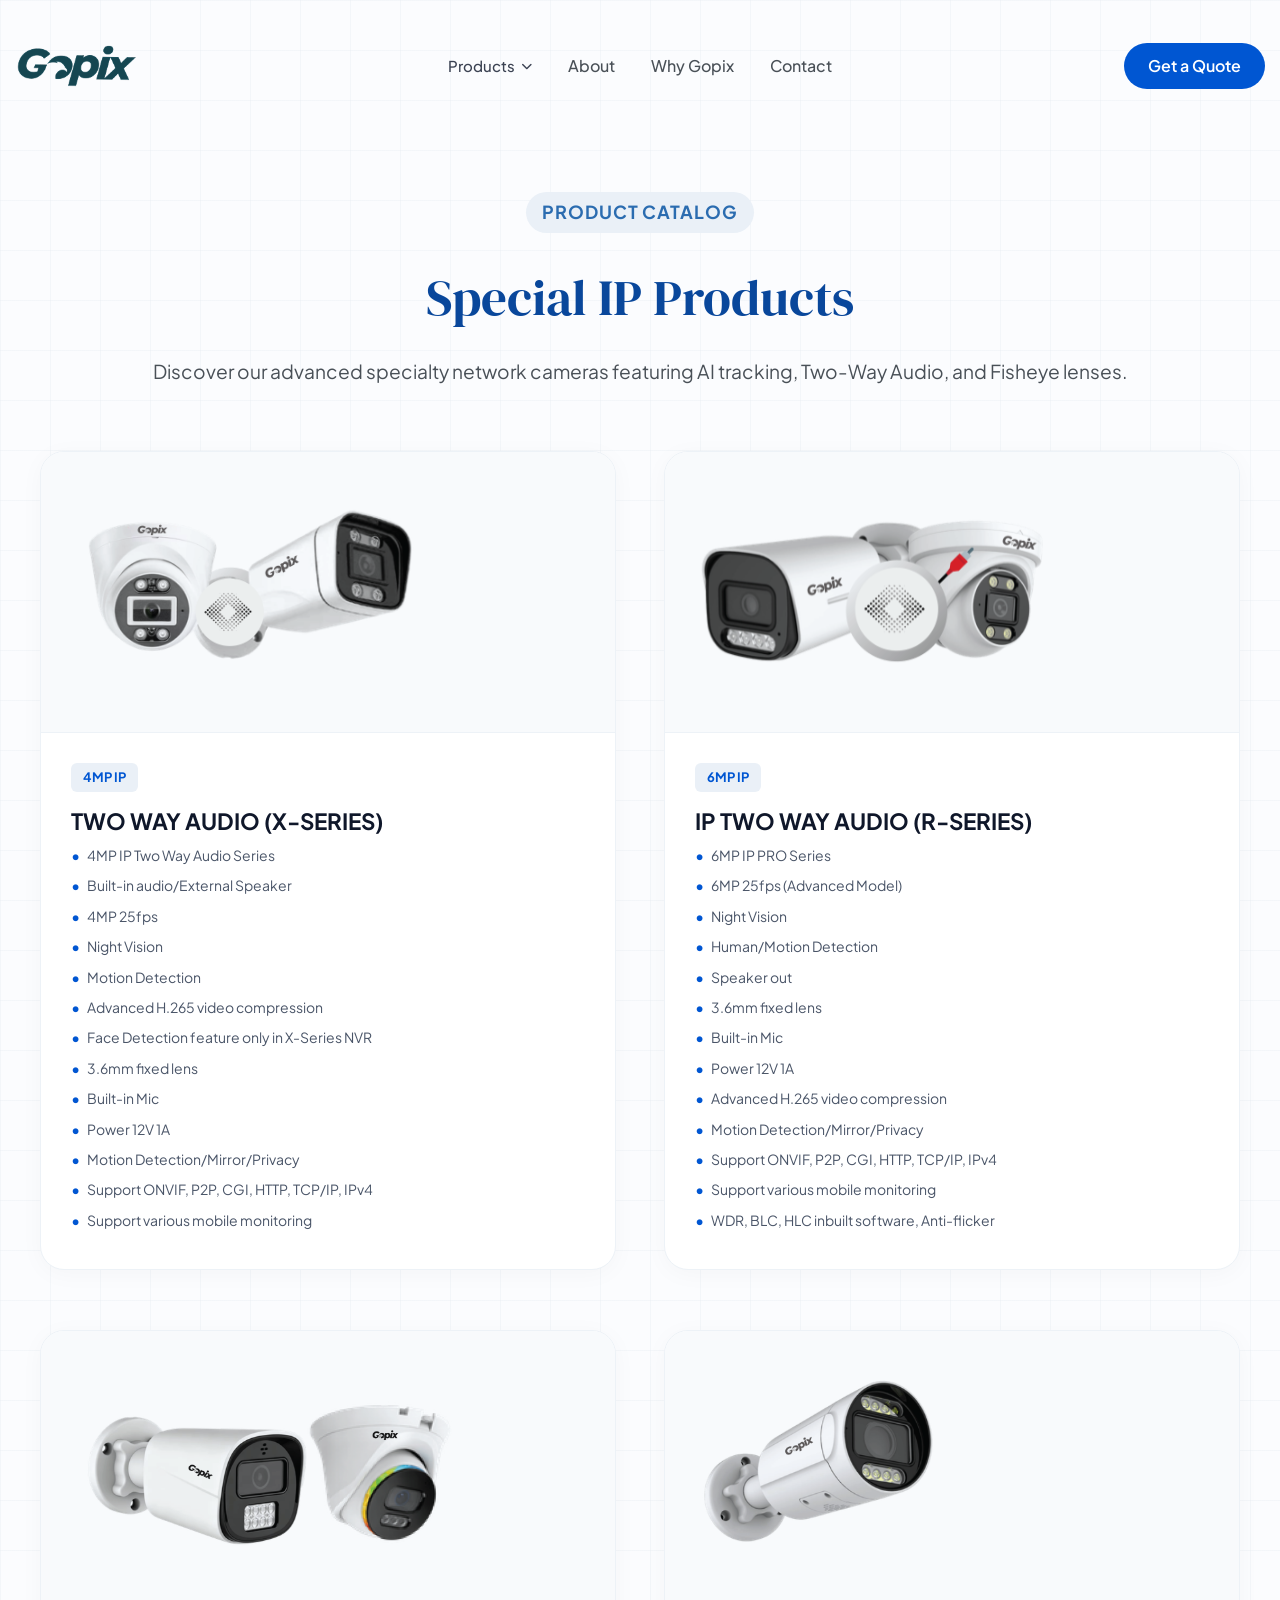
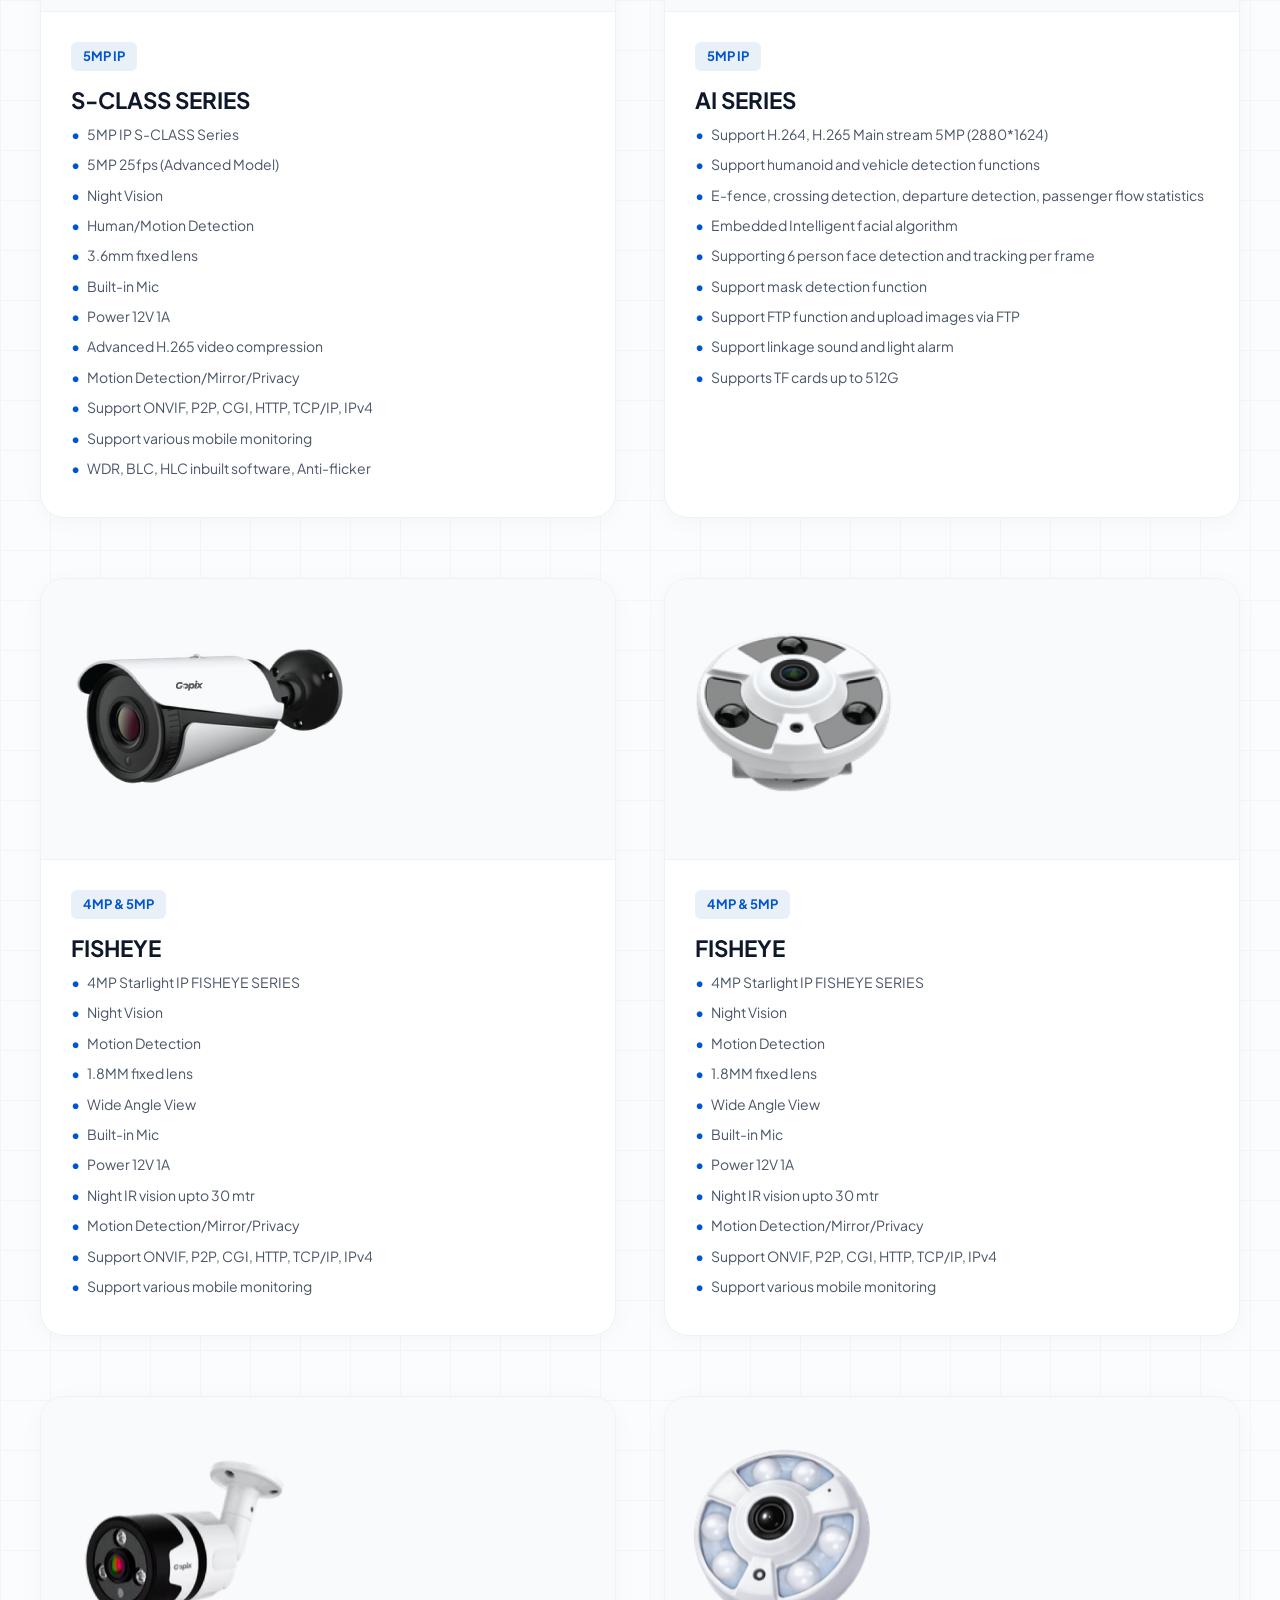
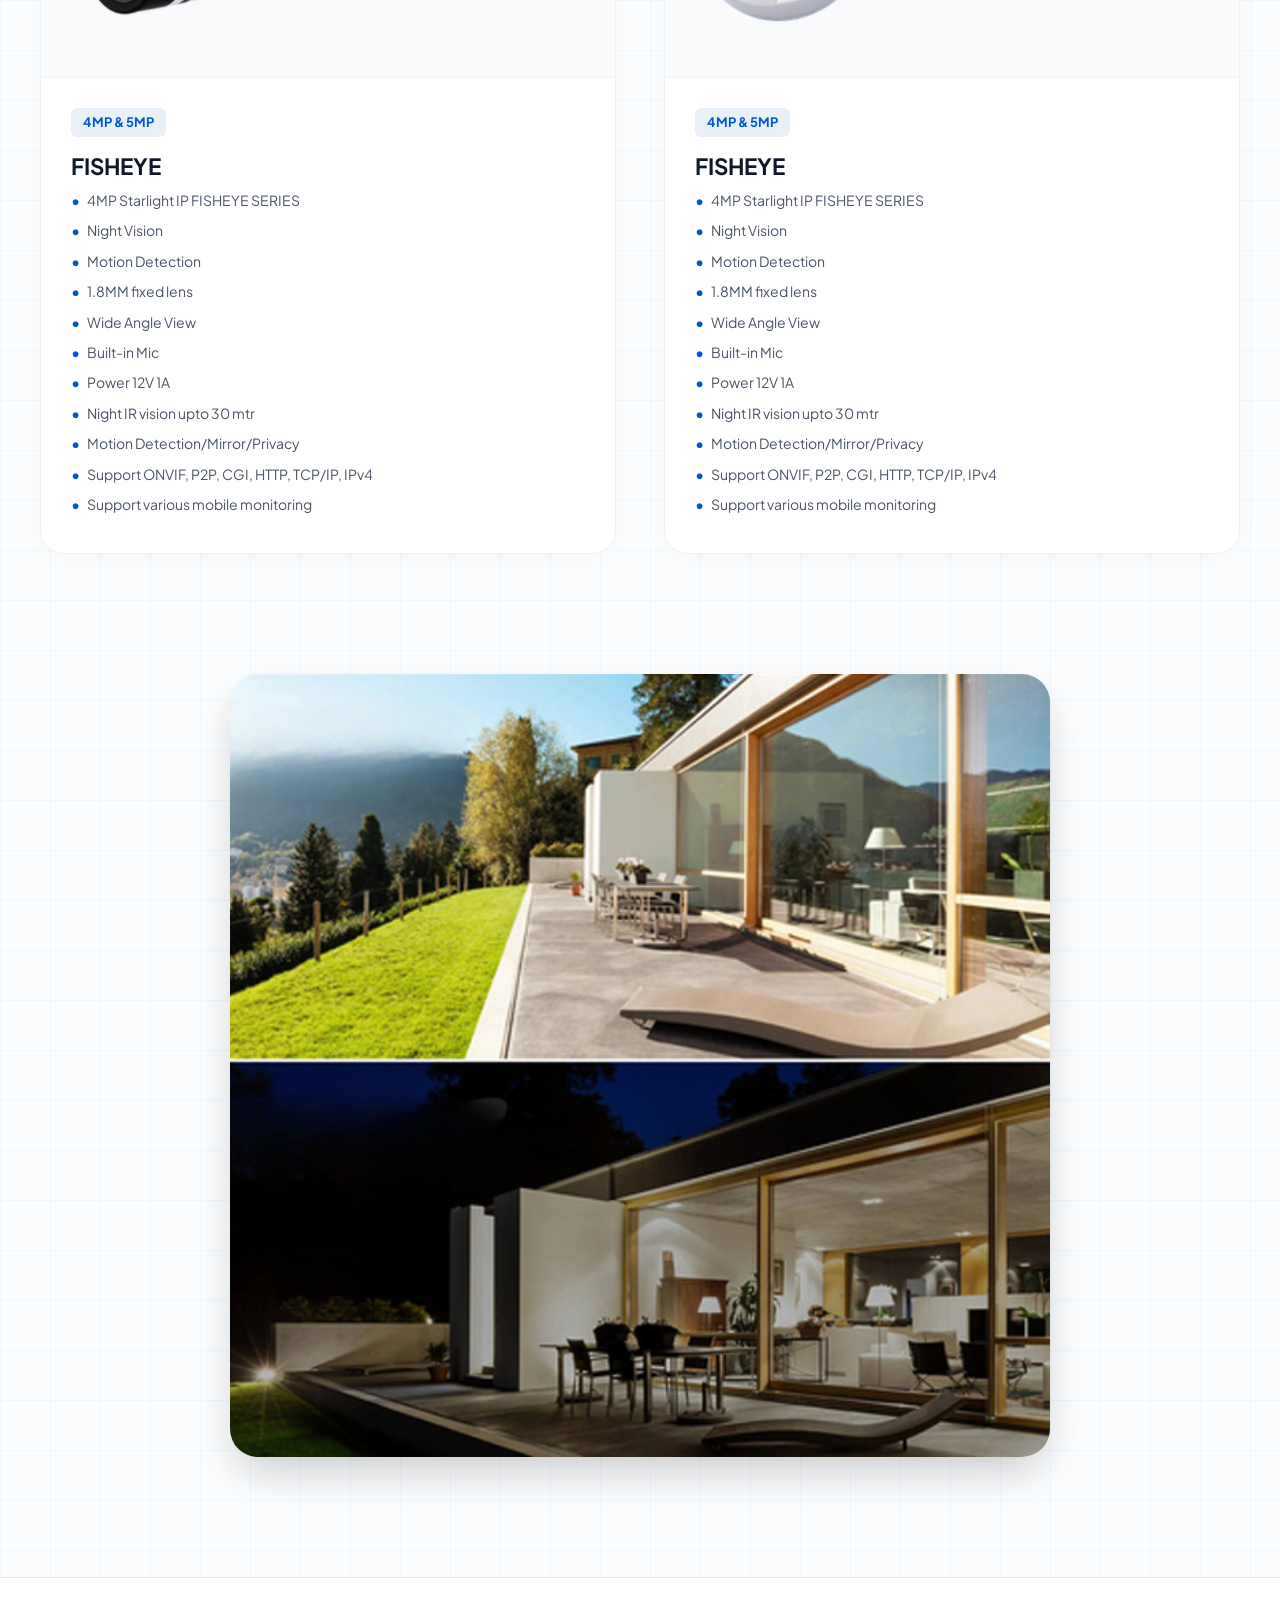
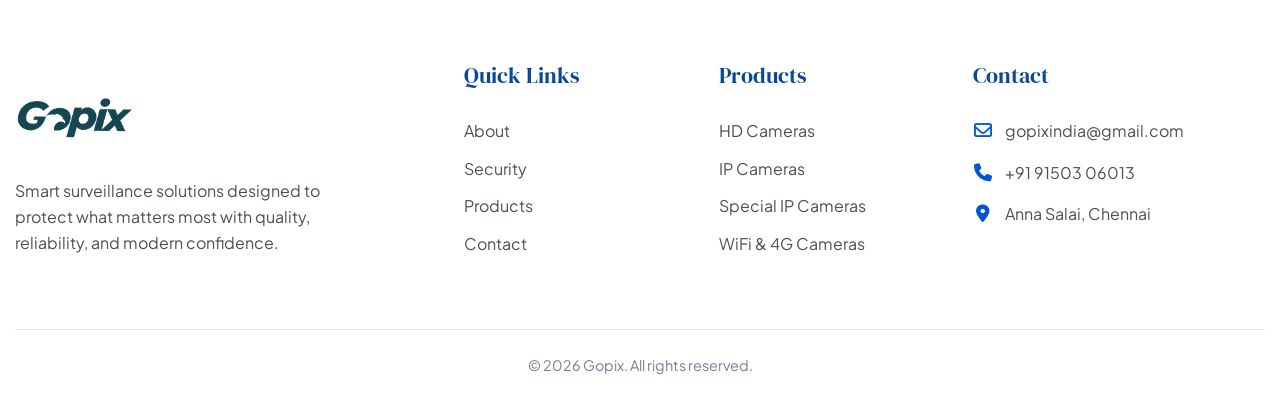
<file: special_ip_product.html>
<!DOCTYPE html>
<html lang="en">
<head>
    <meta charset="UTF-8">
    <meta name="viewport" content="width=device-width, initial-scale=1.0">
    <title>Gopix - Special IP Products</title>
    <meta name="description" content="Explore Gopix's range of Special IP security cameras including Two-Way Audio, AI Series, and Fisheye models.">
    
    <!-- Font Awesome -->
    <link rel="stylesheet" href="https://cdnjs.cloudflare.com/ajax/libs/font-awesome/6.5.1/css/all.min.css" />
    
    <!-- Google Fonts -->
    <link rel="preconnect" href="https://fonts.googleapis.com">
    <link rel="preconnect" href="https://fonts.gstatic.com" crossorigin>
    <link href="https://fonts.googleapis.com/css2?family=DM+Serif+Display&family=Plus+Jakarta+Sans:wght@400;500;600;700&display=swap" rel="stylesheet">
    
    <!-- External CSS -->
    <link rel="stylesheet" href="style.css">
</head>
<body>

    <!-- 1. Header & Navigation -->
    <header class="header">
        <nav class="container nav-container">
            <!-- Left: Logo -->
            <a href="index.html" class="logo-link">
                <img src="./assets/Gopix_logo.png" alt="Gopix Logo" class="logo">
            </a>
            
                        <!-- Hamburger Toggle Button (Hidden on Desktop) -->
            <button type="button" class="nav-toggle" id="navToggle" aria-label="Toggle navigation">
                <i class="fa-solid fa-bars menu-icon"></i>
                <i class="fa-solid fa-xmark close-icon"></i>
            </button>

            <!-- Collapsible Nav Wrapper (Links + Dropdown + Button) -->
            <div class="nav-wrapper" id="navWrapper">
                <nav class="nav-menu">
                    <div class="nav-item dropdown" id="navDropdown">
                        <button type="button" class="dropdown-toggle" id="productsDropdownBtn" aria-expanded="false">
                            Products <i class="fa-solid fa-chevron-down dropdown-arrow"></i>
                        </button>
                        <ul class="dropdown-menu" id="productsDropdownMenu">
                            <li><a href="hd_product.html" class="dropdown-item">HD Product</a></li>
                            <li><a href="ip_product.html" class="dropdown-item">IP Product</a></li>
                            <li><a href="special_ip_product.html" class="dropdown-item">Special IP Product</a></li>
                            <li><a href="wifi_4g.html" class="dropdown-item">Wifi & 4G Product</a></li>
                        </ul>
                    </div>
                    <a href="index.html#about" class="nav-link">About</a>
                    <a href="index.html#why-gopix" class="nav-link">Why Gopix</a>
                    <a href="contact.html" class="nav-link">Contact</a>
                </nav>

                <!-- Kept intact on mobile inside the menu drawer -->
                <a href="#quote" class="btn btn-quote nav-cta">Get a Quote</a>
            </div>
        </nav>
    </header>

    <main>
        <!-- Page Title -->
        <section class="page-title-section">
            <div class="container">
                <div class="badge">
                    <span>PRODUCT CATALOG</span>
                </div>
                <h1 class="section-title">Special IP Products</h1>
                <p class="section-description">Discover our advanced specialty network cameras featuring AI tracking, Two-Way Audio, and Fisheye lenses.</p>
            </div>
        </section>

        <!-- Product Catalog Grid -->
        <section class="catalog-section">
            <div class="catalog-grid">
                
                <!-- Row 1, Item 1 -->
                <div class="catalog-card">
                    <div class="catalog-img-wrapper">
                        <img src="./assets/products/special ip/4mp ip two way audio x.svg" alt="4MP IP Two Way Audio (X-Series)" class="catalog-img">
                    </div>
                    <div class="catalog-content">
                        <span class="catalog-mp">4MP IP</span>
                        <h3 class="catalog-name">TWO WAY AUDIO (X-SERIES)</h3>
                        <ul class="catalog-specs">
                            <li>4MP IP Two Way Audio Series</li>
                            <li>Built-in audio/External Speaker</li>
                            <li>4MP 25fps</li>
                            <li>Night Vision</li>
                            <li>Motion Detection</li>
                            <li>Advanced H.265 video compression</li>
                            <li>Face Detection feature only in X-Series NVR</li>
                            <li>3.6mm fixed lens</li>
                            <li>Built-in Mic</li>
                            <li>Power 12V 1A</li>
                            <li>Motion Detection/Mirror/Privacy</li>
                            <li>Support ONVIF, P2P, CGI, HTTP, TCP/IP, IPv4</li>
                            <li>Support various mobile monitoring</li>
                        </ul>
                    </div>
                </div>

                <!-- Row 1, Item 2 -->
                <div class="catalog-card">
                    <div class="catalog-img-wrapper">
                        <img src="./assets/products/special ip/6mp ip two way audio r.svg" alt="6MP IP Two Way Audio (R-Series)" class="catalog-img">
                    </div>
                    <div class="catalog-content">
                        <span class="catalog-mp">6MP IP</span>
                        <h3 class="catalog-name">IP TWO WAY AUDIO (R-SERIES)</h3>
                        <ul class="catalog-specs">
                            <li>6MP IP PRO Series</li>
                            <li>6MP 25fps (Advanced Model)</li>
                            <li>Night Vision</li>
                            <li>Human/Motion Detection</li>
                            <li>Speaker out</li>
                            <li>3.6mm fixed lens</li>
                            <li>Built-in Mic</li>
                            <li>Power 12V 1A</li>
                            <li>Advanced H.265 video compression</li>
                            <li>Motion Detection/Mirror/Privacy</li>
                            <li>Support ONVIF, P2P, CGI, HTTP, TCP/IP, IPv4</li>
                            <li>Support various mobile monitoring</li>
                            <li>WDR, BLC, HLC inbuilt software, Anti-flicker</li>
                        </ul>
                    </div>
                </div>

                <!-- Row 2, Item 3 -->
                <div class="catalog-card">
                    <div class="catalog-img-wrapper">
                        <img src="./assets/products/special ip/5mp ip s series.svg" alt="5MP IP S-Class Series" class="catalog-img">
                    </div>
                    <div class="catalog-content">
                        <span class="catalog-mp">5MP IP</span>
                        <h3 class="catalog-name">S-CLASS SERIES</h3>
                        <ul class="catalog-specs">
                            <li>5MP IP S-CLASS Series</li>
                            <li>5MP 25fps (Advanced Model)</li>
                            <li>Night Vision</li>
                            <li>Human/Motion Detection</li>
                            <li>3.6mm fixed lens</li>
                            <li>Built-in Mic</li>
                            <li>Power 12V 1A</li>
                            <li>Advanced H.265 video compression</li>
                            <li>Motion Detection/Mirror/Privacy</li>
                            <li>Support ONVIF, P2P, CGI, HTTP, TCP/IP, IPv4</li>
                            <li>Support various mobile monitoring</li>
                            <li>WDR, BLC, HLC inbuilt software, Anti-flicker</li>
                        </ul>
                    </div>
                </div>

                <!-- Row 2, Item 4 -->
                <div class="catalog-card">
                    <div class="catalog-img-wrapper">
                        <img src="./assets/products/special ip/5mp ip ai series.svg" alt="5MP IP AI Series" class="catalog-img">
                    </div>
                    <div class="catalog-content">
                        <span class="catalog-mp">5MP IP</span>
                        <h3 class="catalog-name">AI SERIES</h3>
                        <ul class="catalog-specs">
                            <li>Support H.264, H.265 Main stream 5MP (2880*1624)</li>
                            <li>Support humanoid and vehicle detection functions</li>
                            <li>E-fence, crossing detection, departure detection, passenger flow statistics</li>
                            <li>Embedded Intelligent facial algorithm</li>
                            <li>Supporting 6 person face detection and tracking per frame</li>
                            <li>Support mask detection function</li>
                            <li>Support FTP function and upload images via FTP</li>
                            <li>Support linkage sound and light alarm</li>
                            <li>Supports TF cards up to 512G</li>
                        </ul>
                    </div>
                </div>

                <!-- Row 3, Item 5 -->
                <div class="catalog-card">
                    <div class="catalog-img-wrapper">
                        <img src="./assets/products/special ip/4mp & 5mp fisheye.svg" alt="4MP & 5MP Fisheye" class="catalog-img">
                    </div>
                    <div class="catalog-content">
                        <span class="catalog-mp">4MP & 5MP</span>
                        <h3 class="catalog-name">FISHEYE</h3>
                        <ul class="catalog-specs">
                            <li>4MP Starlight IP FISHEYE SERIES</li>
                            <li>Night Vision</li>
                            <li>Motion Detection</li>
                            <li>1.8MM fixed lens</li>
                            <li>Wide Angle View</li>
                            <li>Built-in Mic</li>
                            <li>Power 12V 1A</li>
                            <li>Night IR vision upto 30 mtr</li>
                            <li>Motion Detection/Mirror/Privacy</li>
                            <li>Support ONVIF, P2P, CGI, HTTP, TCP/IP, IPv4</li>
                            <li>Support various mobile monitoring</li>
                        </ul>
                    </div>
                </div>

                <!-- Row 3, Item 6 -->
                <div class="catalog-card">
                    <div class="catalog-img-wrapper">
                        <img src="./assets/products/special ip/4mp & 5mp fisheye 2.svg" alt="4MP & 5MP Fisheye 2" class="catalog-img">
                    </div>
                    <div class="catalog-content">
                        <span class="catalog-mp">4MP & 5MP</span>
                        <h3 class="catalog-name">FISHEYE</h3>
                        <ul class="catalog-specs">
                            <li>4MP Starlight IP FISHEYE SERIES</li>
                            <li>Night Vision</li>
                            <li>Motion Detection</li>
                            <li>1.8MM fixed lens</li>
                            <li>Wide Angle View</li>
                            <li>Built-in Mic</li>
                            <li>Power 12V 1A</li>
                            <li>Night IR vision upto 30 mtr</li>
                            <li>Motion Detection/Mirror/Privacy</li>
                            <li>Support ONVIF, P2P, CGI, HTTP, TCP/IP, IPv4</li>
                            <li>Support various mobile monitoring</li>
                        </ul>
                    </div>
                </div>

                <!-- Row 4, Item 7 -->
                <div class="catalog-card">
                    <div class="catalog-img-wrapper">
                        <img src="./assets/products/special ip/4mp & 5mp fisheye 3.svg" alt="4MP & 5MP Fisheye 3" class="catalog-img">
                    </div>
                    <div class="catalog-content">
                        <span class="catalog-mp">4MP & 5MP</span>
                        <h3 class="catalog-name">FISHEYE</h3>
                        <ul class="catalog-specs">
                            <li>4MP Starlight IP FISHEYE SERIES</li>
                            <li>Night Vision</li>
                            <li>Motion Detection</li>
                            <li>1.8MM fixed lens</li>
                            <li>Wide Angle View</li>
                            <li>Built-in Mic</li>
                            <li>Power 12V 1A</li>
                            <li>Night IR vision upto 30 mtr</li>
                            <li>Motion Detection/Mirror/Privacy</li>
                            <li>Support ONVIF, P2P, CGI, HTTP, TCP/IP, IPv4</li>
                            <li>Support various mobile monitoring</li>
                        </ul>
                    </div>
                </div>

                <!-- Row 4, Item 8 -->
                <div class="catalog-card">
                    <div class="catalog-img-wrapper">
                        <img src="./assets/products/special ip/4mp & 5mp fisheye 4.svg" alt="4MP & 5MP Fisheye 4" class="catalog-img">
                    </div>
                    <div class="catalog-content">
                        <span class="catalog-mp">4MP & 5MP</span>
                        <h3 class="catalog-name">FISHEYE</h3>
                        <ul class="catalog-specs">
                            <li>4MP Starlight IP FISHEYE SERIES</li>
                            <li>Night Vision</li>
                            <li>Motion Detection</li>
                            <li>1.8MM fixed lens</li>
                            <li>Wide Angle View</li>
                            <li>Built-in Mic</li>
                            <li>Power 12V 1A</li>
                            <li>Night IR vision upto 30 mtr</li>
                            <li>Motion Detection/Mirror/Privacy</li>
                            <li>Support ONVIF, P2P, CGI, HTTP, TCP/IP, IPv4</li>
                            <li>Support various mobile monitoring</li>
                        </ul>
                    </div>
                </div>

            </div>
        </section>

        <!-- Bottom Showcase Banner -->
        <section class="showcase-banner-section">
            <div class="container">
                <div class="showcase-banner">
                    <img src="./assets/products/special ip/banner_special_ip.svg" alt="Day and Night Comparative Architecture Showcase" class="showcase-img">
                </div>
            </div>
        </section>
    </main>

    <!-- 9. Modern Footer -->
    <footer class="footer">
        <div class="container footer-container">
            <div class="footer-brand">
                <img src="./assets/Gopix_logo.png" alt="Gopix Logo" class="footer-logo">
                <p class="footer-desc">Smart surveillance solutions designed to protect what matters most with quality, reliability, and modern confidence.</p>
            </div>
            
            <div class="footer-links-col">
                <h4 class="footer-heading">Quick Links</h4>
                <ul class="footer-list">
                    <li><a href="index.html#about">About</a></li>
                    <li><a href="#">Security</a></li>
                    <li><a href="#products">Products</a></li>
                    <li><a href="#contact">Contact</a></li>
                </ul>
            </div>

            <div class="footer-links-col">
                <h4 class="footer-heading">Products</h4>
                <ul class="footer-list">
                    <li><a href="hd_product.html">HD Cameras</a></li>
                    <li><a href="ip_product.html">IP Cameras</a></li>
                    <li><a href="special_ip_product.html">Special IP Cameras</a></li>
                    <li><a href="#wifi-4g-product">WiFi & 4G Cameras</a></li>
                </ul>
            </div>

            <div class="footer-contact-col">
                <h4 class="footer-heading">Contact</h4>
                <ul class="footer-contact-list">
                    <li><i class="fa-regular fa-envelope"></i> gopixindia@gmail.com</li>
                    <li><i class="fa-solid fa-phone"></i> +91 91503 06013</li>
                    <li><i class="fa-solid fa-location-dot"></i> Anna Salai, Chennai</li>
                </ul>
            </div>
        </div>
        <div class="container">
            <div class="footer-bottom">
                <p>&copy; 2026 Gopix. All rights reserved.</p>
            </div>
        </div>
    </footer>

        <!-- Shared Interaction Script -->
    <script src="main.js"></script>
</body>
</html>
</file>
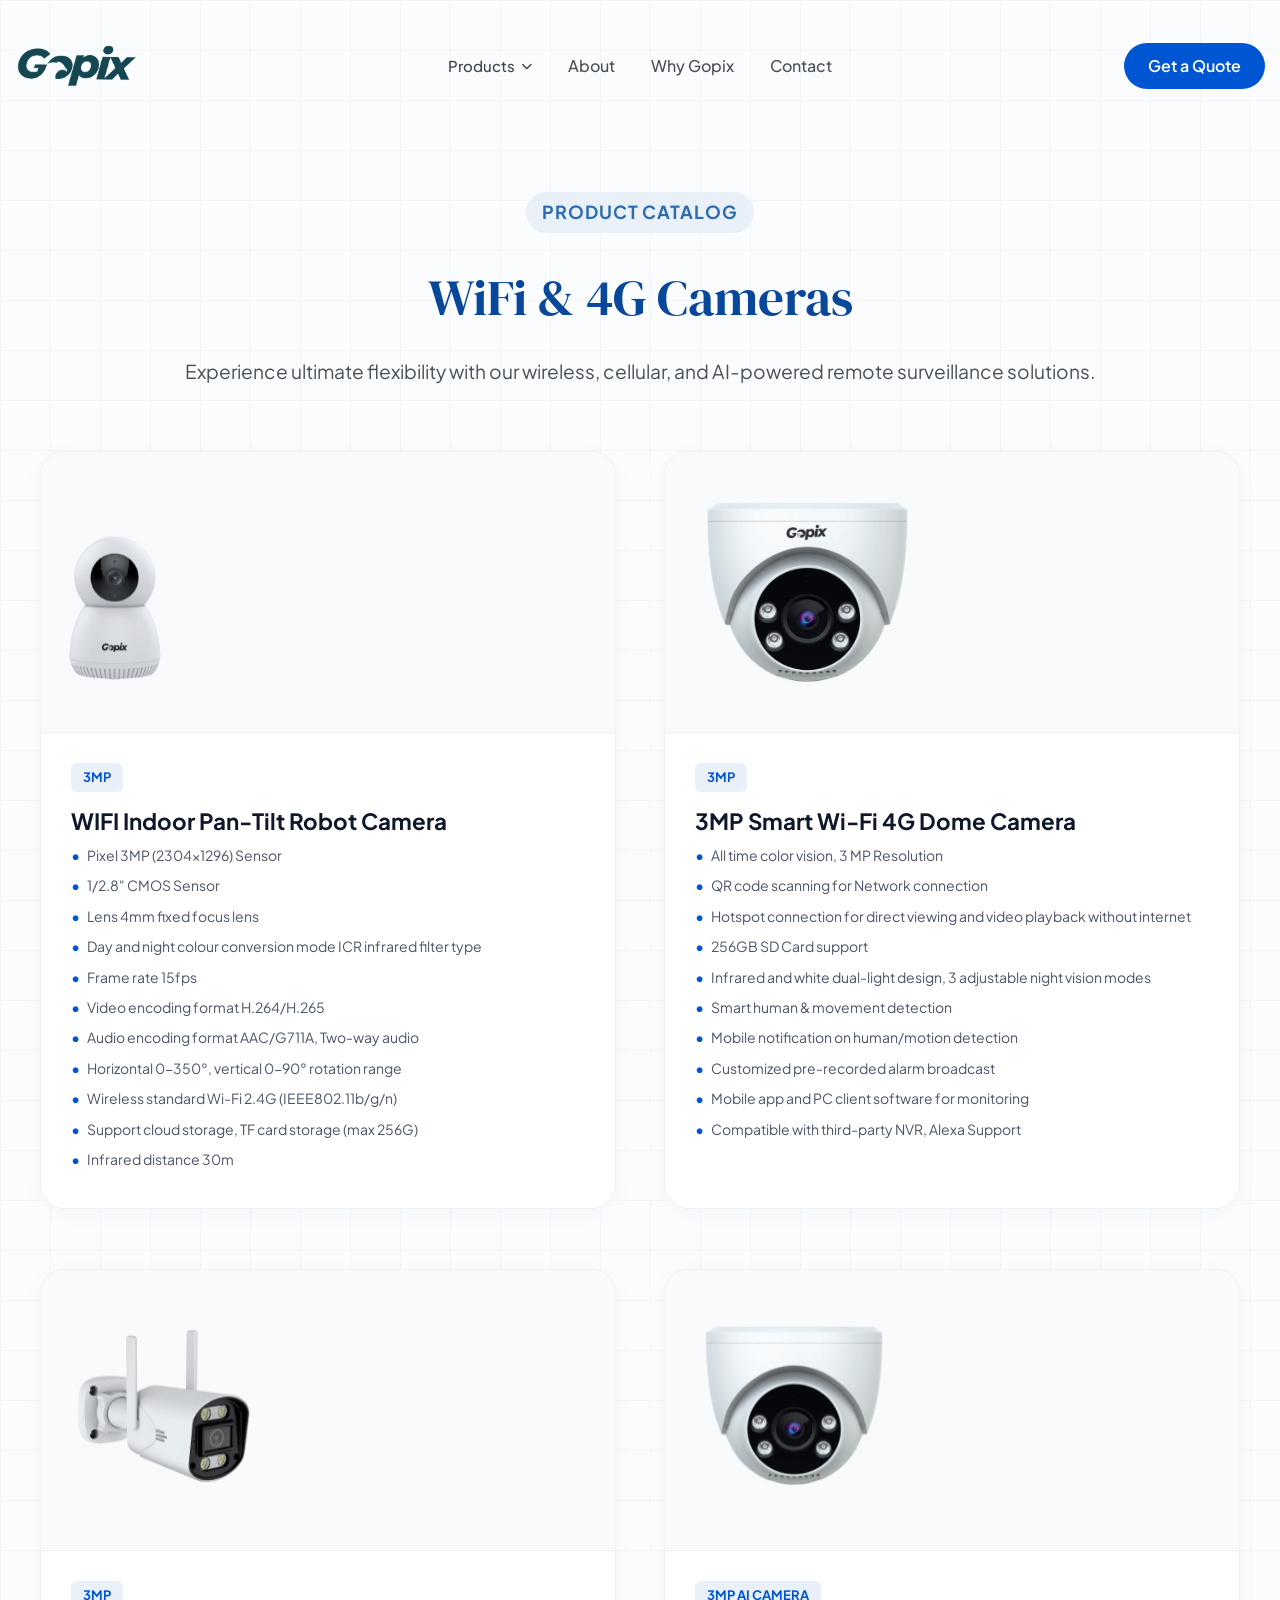
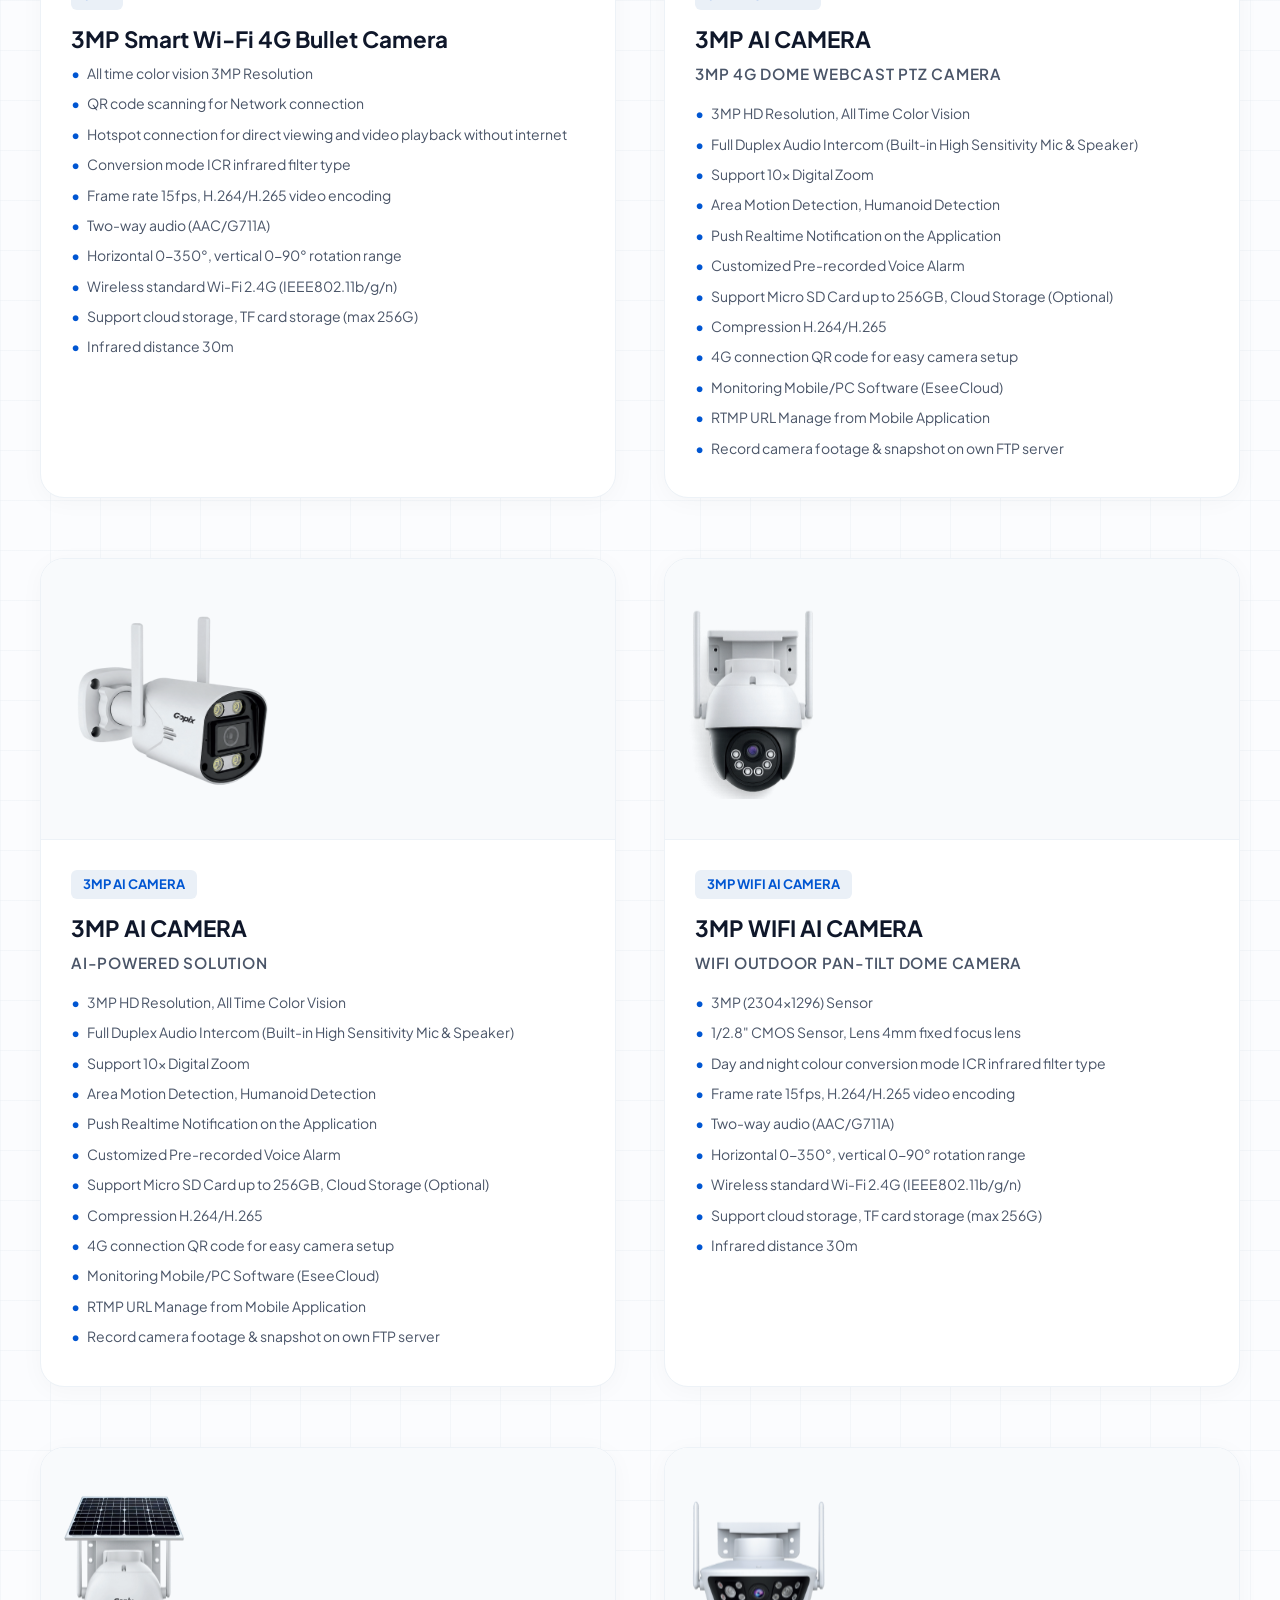
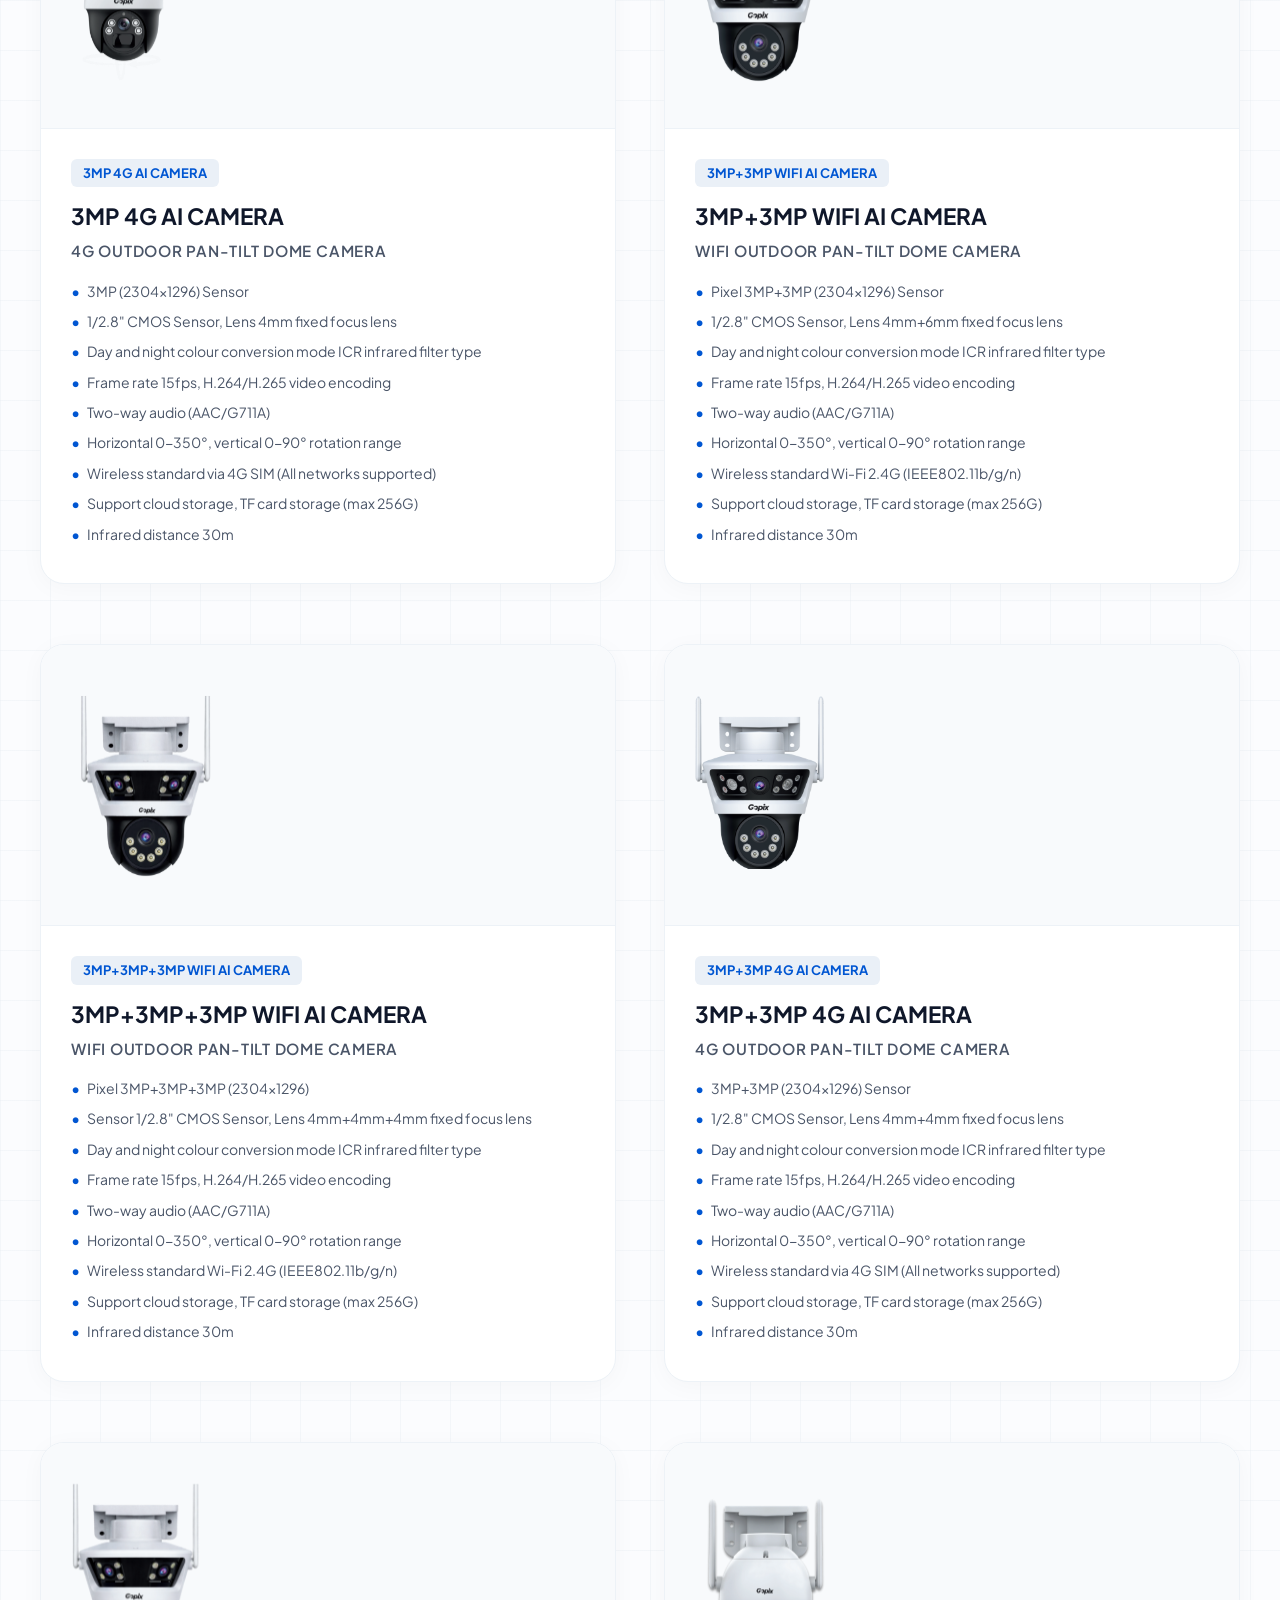
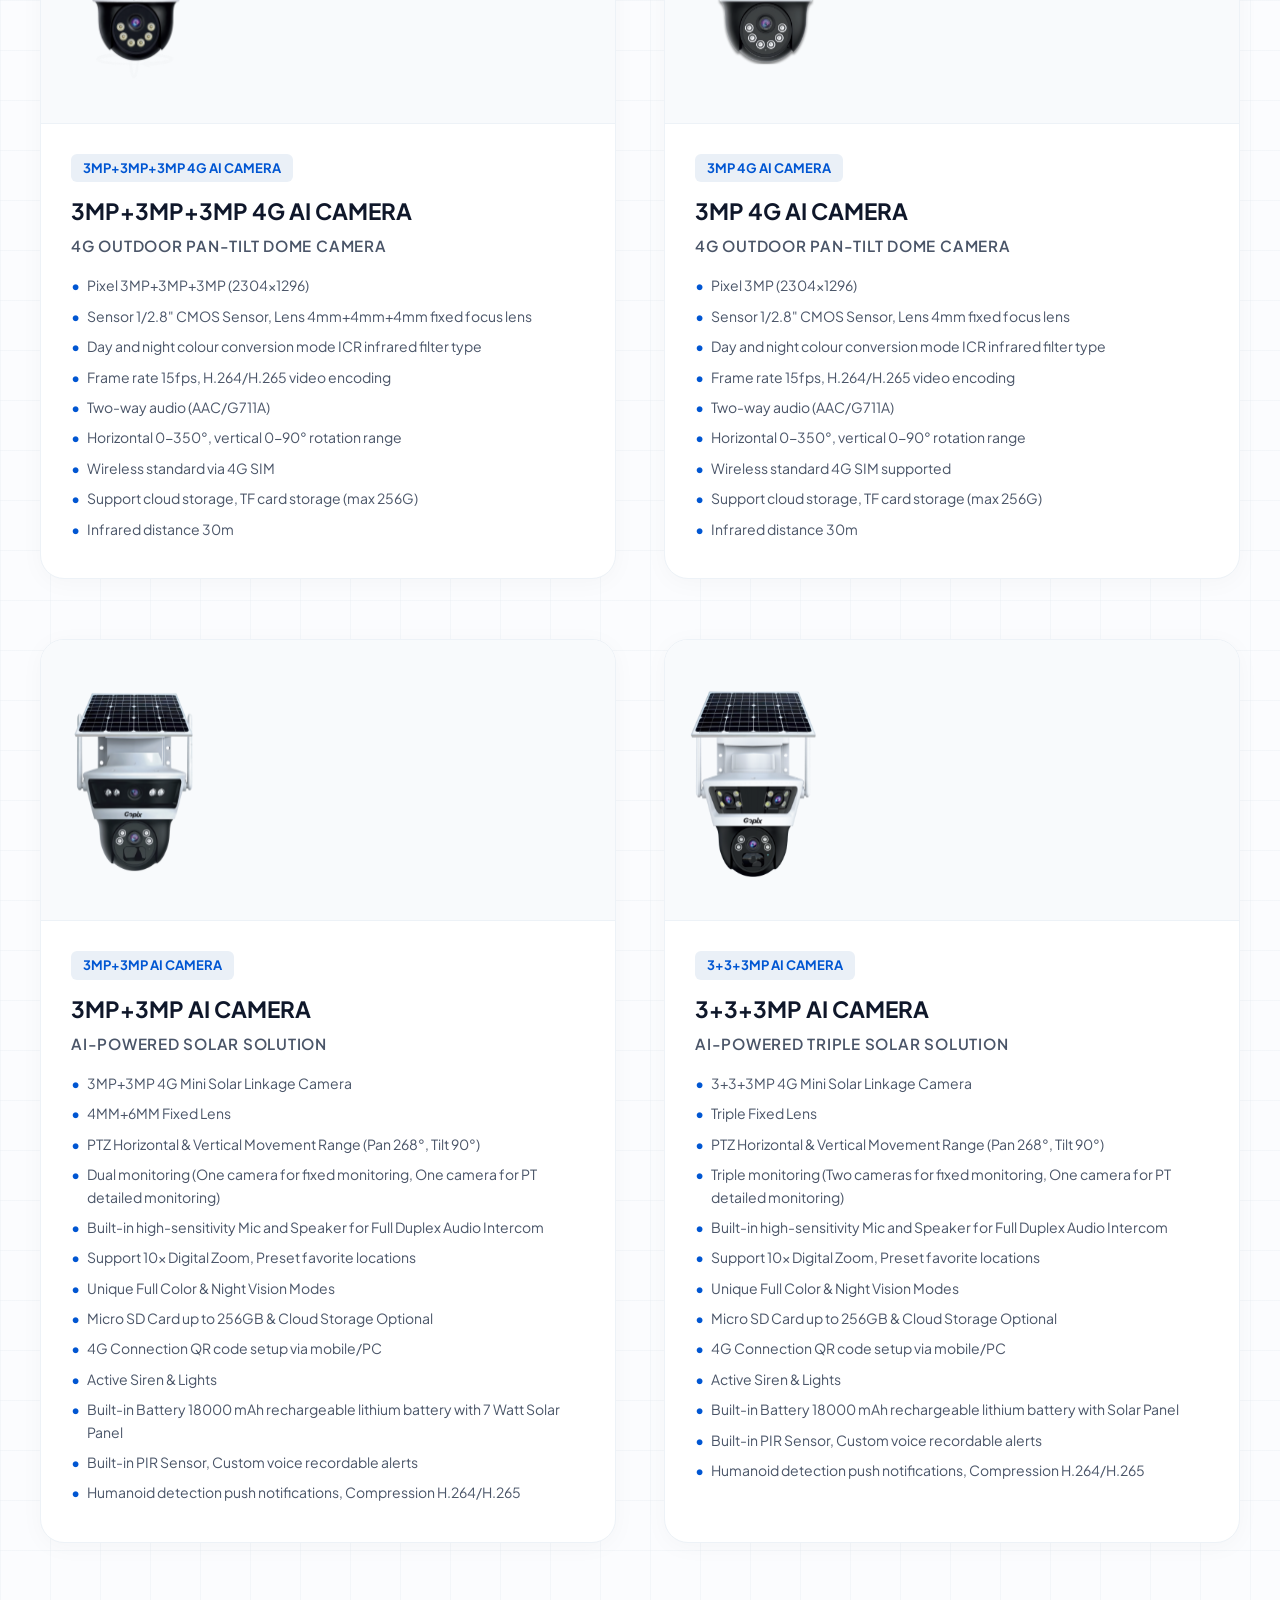
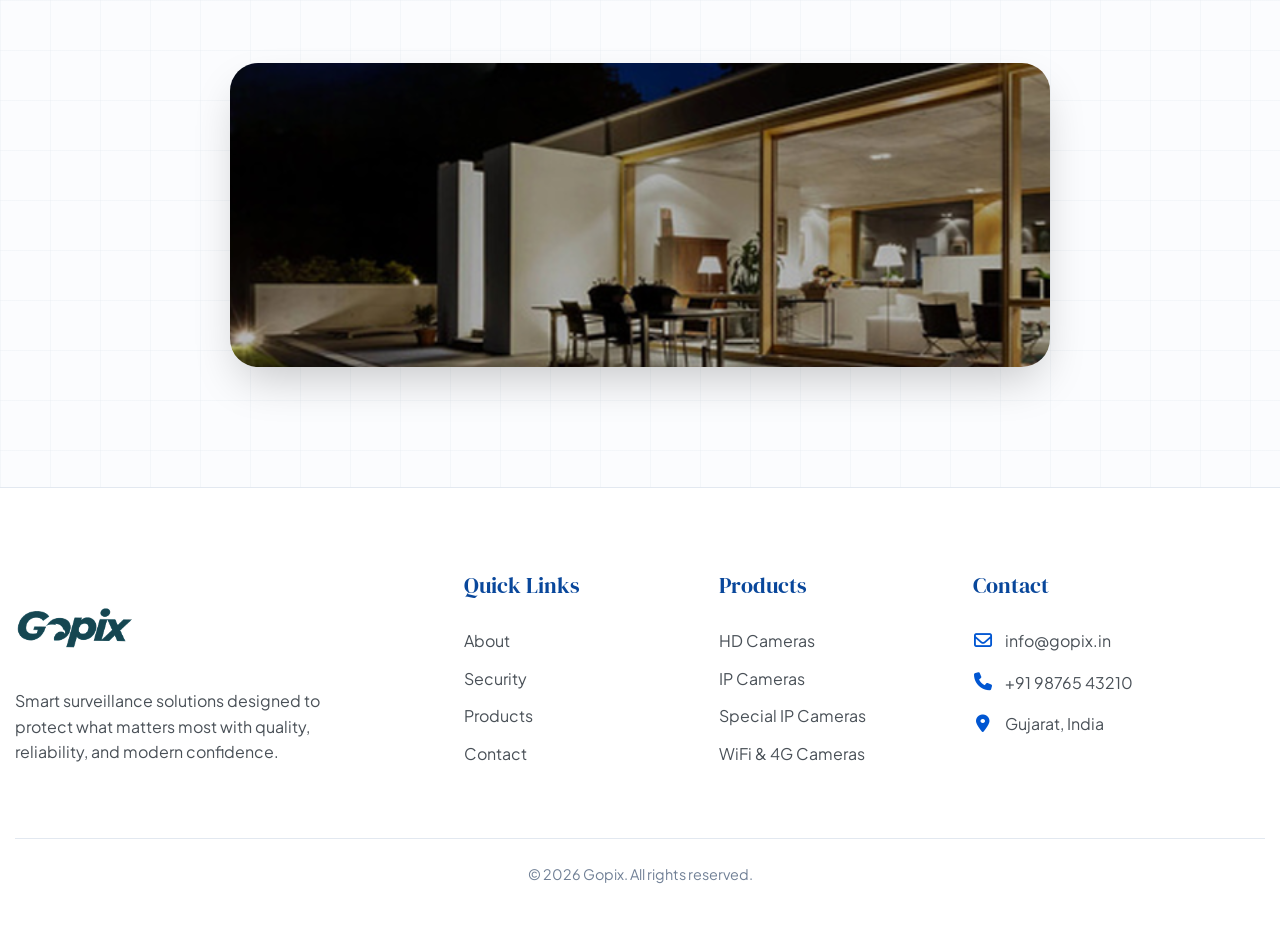
<file: wifi_4g.html>
<!DOCTYPE html>
<html lang="en">
<head>
    <meta charset="UTF-8">
    <meta name="viewport" content="width=device-width, initial-scale=1.0">
    <title>Gopix - WiFi & 4G Products</title>
    <meta name="description" content="Explore Gopix's range of smart WiFi, 4G, and AI-powered wireless security cameras.">
    
    <!-- Font Awesome -->
    <link rel="stylesheet" href="https://cdnjs.cloudflare.com/ajax/libs/font-awesome/6.5.1/css/all.min.css" />
    
    <!-- Google Fonts -->
    <link rel="preconnect" href="https://fonts.googleapis.com">
    <link rel="preconnect" href="https://fonts.gstatic.com" crossorigin>
    <link href="https://fonts.googleapis.com/css2?family=DM+Serif+Display&family=Plus+Jakarta+Sans:wght@400;500;600;700&display=swap" rel="stylesheet">
    
    <!-- External CSS -->
    <link rel="stylesheet" href="style.css">
</head>
<body>

    <!-- 1. Header & Navigation -->
    <header class="header">
        <nav class="container nav-container">
            <!-- Left: Logo -->
            <a href="index.html" class="logo-link">
                <img src="./assets/Gopix_logo.png" alt="Gopix Logo" class="logo">
            </a>
            
                        <!-- Hamburger Toggle Button (Hidden on Desktop) -->
            <button type="button" class="nav-toggle" id="navToggle" aria-label="Toggle navigation">
                <i class="fa-solid fa-bars menu-icon"></i>
                <i class="fa-solid fa-xmark close-icon"></i>
            </button>

            <!-- Collapsible Nav Wrapper (Links + Dropdown + Button) -->
            <div class="nav-wrapper" id="navWrapper">
                <nav class="nav-menu">
                    <div class="nav-item dropdown" id="navDropdown">
                        <button type="button" class="dropdown-toggle" id="productsDropdownBtn" aria-expanded="false">
                            Products <i class="fa-solid fa-chevron-down dropdown-arrow"></i>
                        </button>
                        <ul class="dropdown-menu" id="productsDropdownMenu">
                            <li><a href="hd_product.html" class="dropdown-item">HD Product</a></li>
                            <li><a href="ip_product.html" class="dropdown-item">IP Product</a></li>
                            <li><a href="special_ip_product.html" class="dropdown-item">Special IP Product</a></li>
                            <li><a href="wifi_4g.html" class="dropdown-item">Wifi & 4G Product</a></li>
                        </ul>
                    </div>
                    <a href="index.html#about" class="nav-link">About</a>
                    <a href="index.html#why-gopix" class="nav-link">Why Gopix</a>
                    <a href="contact.html" class="nav-link">Contact</a>
                </nav>

                <!-- Kept intact on mobile inside the menu drawer -->
                <a href="#quote" class="btn btn-quote nav-cta">Get a Quote</a>
            </div>
        </nav>
    </header>

    <main>
        <!-- Page Title -->
        <section class="page-title-section">
            <div class="container">
                <div class="badge">
                    <span>PRODUCT CATALOG</span>
                </div>
                <h1 class="section-title">WiFi & 4G Cameras</h1>
                <p class="section-description">Experience ultimate flexibility with our wireless, cellular, and AI-powered remote surveillance solutions.</p>
            </div>
        </section>

        <!-- Product Catalog Grid -->
        <section class="catalog-section">
            <div class="catalog-grid">
                
                <!-- Row 1, Item 1 -->
                <div class="catalog-card">
                    <div class="catalog-img-wrapper">
                        <img src="./assets/products/wifi 4g/wifi indoor pan-tilt.svg" alt="WIFI Indoor Pan-Tilt Robot Camera" class="catalog-img">
                    </div>
                    <div class="catalog-content">
                        <span class="catalog-mp">3MP</span>
                        <h3 class="catalog-name">WIFI Indoor Pan-Tilt Robot Camera</h3>
                        <ul class="catalog-specs">
                            <li>Pixel 3MP (2304x1296) Sensor</li>
                            <li>1/2.8" CMOS Sensor</li>
                            <li>Lens 4mm fixed focus lens</li>
                            <li>Day and night colour conversion mode ICR infrared filter type</li>
                            <li>Frame rate 15fps</li>
                            <li>Video encoding format H.264/H.265</li>
                            <li>Audio encoding format AAC/G711A, Two-way audio</li>
                            <li>Horizontal 0-350°, vertical 0-90° rotation range</li>
                            <li>Wireless standard Wi-Fi 2.4G (IEEE802.11b/g/n)</li>
                            <li>Support cloud storage, TF card storage (max 256G)</li>
                            <li>Infrared distance 30m</li>
                        </ul>
                    </div>
                </div>

                <!-- Row 1, Item 2 -->
                <div class="catalog-card">
                    <div class="catalog-img-wrapper">
                        <img src="./assets/products/wifi 4g/3mp smart wifi atc.svg" alt="3MP Smart Wi-Fi 4G Dome Camera" class="catalog-img">
                    </div>
                    <div class="catalog-content">
                        <span class="catalog-mp">3MP</span>
                        <h3 class="catalog-name">3MP Smart Wi-Fi 4G Dome Camera</h3>
                        <ul class="catalog-specs">
                            <li>All time color vision, 3 MP Resolution</li>
                            <li>QR code scanning for Network connection</li>
                            <li>Hotspot connection for direct viewing and video playback without internet</li>
                            <li>256GB SD Card support</li>
                            <li>Infrared and white dual-light design, 3 adjustable night vision modes</li>
                            <li>Smart human & movement detection</li>
                            <li>Mobile notification on human/motion detection</li>
                            <li>Customized pre-recorded alarm broadcast</li>
                            <li>Mobile app and PC client software for monitoring</li>
                            <li>Compatible with third-party NVR, Alexa Support</li>
                        </ul>
                    </div>
                </div>

                <!-- Row 2, Item 3 -->
                <div class="catalog-card">
                    <div class="catalog-img-wrapper">
                        <img src="./assets/products/wifi 4g/3mp smart wifi atc bullet.svg" alt="3MP Smart Wi-Fi 4G Bullet Camera" class="catalog-img">
                    </div>
                    <div class="catalog-content">
                        <span class="catalog-mp">3MP</span>
                        <h3 class="catalog-name">3MP Smart Wi-Fi 4G Bullet Camera</h3>
                        <ul class="catalog-specs">
                            <li>All time color vision 3MP Resolution</li>
                            <li>QR code scanning for Network connection</li>
                            <li>Hotspot connection for direct viewing and video playback without internet</li>
                            <li>Conversion mode ICR infrared filter type</li>
                            <li>Frame rate 15fps, H.264/H.265 video encoding</li>
                            <li>Two-way audio (AAC/G711A)</li>
                            <li>Horizontal 0-350°, vertical 0-90° rotation range</li>
                            <li>Wireless standard Wi-Fi 2.4G (IEEE802.11b/g/n)</li>
                            <li>Support cloud storage, TF card storage (max 256G)</li>
                            <li>Infrared distance 30m</li>
                        </ul>
                    </div>
                </div>

                <!-- Row 2, Item 4 -->
                <div class="catalog-card">
                    <div class="catalog-img-wrapper">
                        <img src="./assets/products/wifi 4g/3mp ai camera dome.svg" alt="3MP AI Camera" class="catalog-img">
                    </div>
                    <div class="catalog-content">
                        <span class="catalog-mp">3MP AI CAMERA</span>
                        <h3 class="catalog-name">3MP AI CAMERA</h3>
                        <p class="catalog-subtitle">3MP 4G Dome WebCast PTZ Camera</p>
                        <ul class="catalog-specs">
                            <li>3MP HD Resolution, All Time Color Vision</li>
                            <li>Full Duplex Audio Intercom (Built-in High Sensitivity Mic & Speaker)</li>
                            <li>Support 10x Digital Zoom</li>
                            <li>Area Motion Detection, Humanoid Detection</li>
                            <li>Push Realtime Notification on the Application</li>
                            <li>Customized Pre-recorded Voice Alarm</li>
                            <li>Support Micro SD Card up to 256GB, Cloud Storage (Optional)</li>
                            <li>Compression H.264/H.265</li>
                            <li>4G connection QR code for easy camera setup</li>
                            <li>Monitoring Mobile/PC Software (EseeCloud)</li>
                            <li>RTMP URL Manage from Mobile Application</li>
                            <li>Record camera footage & snapshot on own FTP server</li>
                        </ul>
                    </div>
                </div>

                <!-- Row 3, Item 5 -->
                <div class="catalog-card">
                    <div class="catalog-img-wrapper">
                        <img src="./assets/products/wifi 4g/3mp ai camera ai powered solution.svg" alt="3MP AI Camera AI-Powered Solution" class="catalog-img">
                    </div>
                    <div class="catalog-content">
                        <span class="catalog-mp">3MP AI CAMERA</span>
                        <h3 class="catalog-name">3MP AI CAMERA</h3>
                        <p class="catalog-subtitle">AI-Powered Solution</p>
                        <ul class="catalog-specs">
                            <li>3MP HD Resolution, All Time Color Vision</li>
                            <li>Full Duplex Audio Intercom (Built-in High Sensitivity Mic & Speaker)</li>
                            <li>Support 10x Digital Zoom</li>
                            <li>Area Motion Detection, Humanoid Detection</li>
                            <li>Push Realtime Notification on the Application</li>
                            <li>Customized Pre-recorded Voice Alarm</li>
                            <li>Support Micro SD Card up to 256GB, Cloud Storage (Optional)</li>
                            <li>Compression H.264/H.265</li>
                            <li>4G connection QR code for easy camera setup</li>
                            <li>Monitoring Mobile/PC Software (EseeCloud)</li>
                            <li>RTMP URL Manage from Mobile Application</li>
                            <li>Record camera footage & snapshot on own FTP server</li>
                        </ul>
                    </div>
                </div>

                <!-- Row 3, Item 6 -->
                <div class="catalog-card">
                    <div class="catalog-img-wrapper">
                        <img src="./assets/products/wifi 4g/3mp wifi ai camera.svg" alt="3MP WIFI AI CAMERA" class="catalog-img">
                    </div>
                    <div class="catalog-content">
                        <span class="catalog-mp">3MP WIFI AI CAMERA</span>
                        <h3 class="catalog-name">3MP WIFI AI CAMERA</h3>
                        <p class="catalog-subtitle">WIFI Outdoor Pan-Tilt Dome Camera</p>
                        <ul class="catalog-specs">
                            <li>3MP (2304x1296) Sensor</li>
                            <li>1/2.8" CMOS Sensor, Lens 4mm fixed focus lens</li>
                            <li>Day and night colour conversion mode ICR infrared filter type</li>
                            <li>Frame rate 15fps, H.264/H.265 video encoding</li>
                            <li>Two-way audio (AAC/G711A)</li>
                            <li>Horizontal 0-350°, vertical 0-90° rotation range</li>
                            <li>Wireless standard Wi-Fi 2.4G (IEEE802.11b/g/n)</li>
                            <li>Support cloud storage, TF card storage (max 256G)</li>
                            <li>Infrared distance 30m</li>
                        </ul>
                    </div>
                </div>

                <!-- Row 4, Item 7 -->
                <div class="catalog-card">
                    <div class="catalog-img-wrapper">
                        <img src="./assets/products/wifi 4g/3mp 4g ai camera 4g outdoor.svg" alt="3MP 4G AI CAMERA" class="catalog-img">
                    </div>
                    <div class="catalog-content">
                        <span class="catalog-mp">3MP 4G AI CAMERA</span>
                        <h3 class="catalog-name">3MP 4G AI CAMERA</h3>
                        <p class="catalog-subtitle">4G Outdoor Pan-Tilt Dome Camera</p>
                        <ul class="catalog-specs">
                            <li>3MP (2304x1296) Sensor</li>
                            <li>1/2.8" CMOS Sensor, Lens 4mm fixed focus lens</li>
                            <li>Day and night colour conversion mode ICR infrared filter type</li>
                            <li>Frame rate 15fps, H.264/H.265 video encoding</li>
                            <li>Two-way audio (AAC/G711A)</li>
                            <li>Horizontal 0-350°, vertical 0-90° rotation range</li>
                            <li>Wireless standard via 4G SIM (All networks supported)</li>
                            <li>Support cloud storage, TF card storage (max 256G)</li>
                            <li>Infrared distance 30m</li>
                        </ul>
                    </div>
                </div>

                <!-- Row 4, Item 8 -->
                <div class="catalog-card">
                    <div class="catalog-img-wrapper">
                        <img src="./assets/products/wifi 4g/3mp + 3mp wifi ai camera.svg" alt="3MP+3MP WIFI AI CAMERA" class="catalog-img">
                    </div>
                    <div class="catalog-content">
                        <span class="catalog-mp">3MP+3MP WIFI AI CAMERA</span>
                        <h3 class="catalog-name">3MP+3MP WIFI AI CAMERA</h3>
                        <p class="catalog-subtitle">WIFI Outdoor Pan-Tilt Dome Camera</p>
                        <ul class="catalog-specs">
                            <li>Pixel 3MP+3MP (2304x1296) Sensor</li>
                            <li>1/2.8" CMOS Sensor, Lens 4mm+6mm fixed focus lens</li>
                            <li>Day and night colour conversion mode ICR infrared filter type</li>
                            <li>Frame rate 15fps, H.264/H.265 video encoding</li>
                            <li>Two-way audio (AAC/G711A)</li>
                            <li>Horizontal 0-350°, vertical 0-90° rotation range</li>
                            <li>Wireless standard Wi-Fi 2.4G (IEEE802.11b/g/n)</li>
                            <li>Support cloud storage, TF card storage (max 256G)</li>
                            <li>Infrared distance 30m</li>
                        </ul>
                    </div>
                </div>

                <!-- Row 5, Item 9 -->
                <div class="catalog-card">
                    <div class="catalog-img-wrapper">
                        <img src="./assets/products/wifi 4g/3mp + 3mp + 3mp wifi ai camera.svg" alt="3MP+3MP+3MP WIFI AI CAMERA" class="catalog-img">
                    </div>
                    <div class="catalog-content">
                        <span class="catalog-mp">3MP+3MP+3MP WIFI AI CAMERA</span>
                        <h3 class="catalog-name">3MP+3MP+3MP WIFI AI CAMERA</h3>
                        <p class="catalog-subtitle">WIFI Outdoor Pan-Tilt Dome Camera</p>
                        <ul class="catalog-specs">
                            <li>Pixel 3MP+3MP+3MP (2304x1296)</li>
                            <li>Sensor 1/2.8" CMOS Sensor, Lens 4mm+4mm+4mm fixed focus lens</li>
                            <li>Day and night colour conversion mode ICR infrared filter type</li>
                            <li>Frame rate 15fps, H.264/H.265 video encoding</li>
                            <li>Two-way audio (AAC/G711A)</li>
                            <li>Horizontal 0-350°, vertical 0-90° rotation range</li>
                            <li>Wireless standard Wi-Fi 2.4G (IEEE802.11b/g/n)</li>
                            <li>Support cloud storage, TF card storage (max 256G)</li>
                            <li>Infrared distance 30m</li>
                        </ul>
                    </div>
                </div>

                <!-- Row 5, Item 10 -->
                <div class="catalog-card">
                    <div class="catalog-img-wrapper">
                        <img src="./assets/products/wifi 4g/3mp + 3mp 4g ai camera.svg" alt="3MP+3MP 4G AI CAMERA" class="catalog-img">
                    </div>
                    <div class="catalog-content">
                        <span class="catalog-mp">3MP+3MP 4G AI CAMERA</span>
                        <h3 class="catalog-name">3MP+3MP 4G AI CAMERA</h3>
                        <p class="catalog-subtitle">4G Outdoor Pan-Tilt Dome Camera</p>
                        <ul class="catalog-specs">
                            <li>3MP+3MP (2304x1296) Sensor</li>
                            <li>1/2.8" CMOS Sensor, Lens 4mm+4mm fixed focus lens</li>
                            <li>Day and night colour conversion mode ICR infrared filter type</li>
                            <li>Frame rate 15fps, H.264/H.265 video encoding</li>
                            <li>Two-way audio (AAC/G711A)</li>
                            <li>Horizontal 0-350°, vertical 0-90° rotation range</li>
                            <li>Wireless standard via 4G SIM (All networks supported)</li>
                            <li>Support cloud storage, TF card storage (max 256G)</li>
                            <li>Infrared distance 30m</li>
                        </ul>
                    </div>
                </div>

                <!-- Row 6, Item 11 -->
                <div class="catalog-card">
                    <div class="catalog-img-wrapper">
                        <img src="./assets/products/wifi 4g/3mp + 3mp + 3mp 4g ai camera.svg" alt="3MP+3MP+3MP 4G AI CAMERA" class="catalog-img">
                    </div>
                    <div class="catalog-content">
                        <span class="catalog-mp">3MP+3MP+3MP 4G AI CAMERA</span>
                        <h3 class="catalog-name">3MP+3MP+3MP 4G AI CAMERA</h3>
                        <p class="catalog-subtitle">4G Outdoor Pan-Tilt Dome Camera</p>
                        <ul class="catalog-specs">
                            <li>Pixel 3MP+3MP+3MP (2304x1296)</li>
                            <li>Sensor 1/2.8" CMOS Sensor, Lens 4mm+4mm+4mm fixed focus lens</li>
                            <li>Day and night colour conversion mode ICR infrared filter type</li>
                            <li>Frame rate 15fps, H.264/H.265 video encoding</li>
                            <li>Two-way audio (AAC/G711A)</li>
                            <li>Horizontal 0-350°, vertical 0-90° rotation range</li>
                            <li>Wireless standard via 4G SIM</li>
                            <li>Support cloud storage, TF card storage (max 256G)</li>
                            <li>Infrared distance 30m</li>
                        </ul>
                    </div>
                </div>

                <!-- Row 6, Item 12 -->
                <div class="catalog-card">
                    <div class="catalog-img-wrapper">
                        <img src="./assets/products/wifi 4g/3mp 4g ai camera.svg" alt="3MP 4G AI CAMERA" class="catalog-img">
                    </div>
                    <div class="catalog-content">
                        <span class="catalog-mp">3MP 4G AI CAMERA</span>
                        <h3 class="catalog-name">3MP 4G AI CAMERA</h3>
                        <p class="catalog-subtitle">4G Outdoor Pan-Tilt Dome Camera</p>
                        <ul class="catalog-specs">
                            <li>Pixel 3MP (2304x1296)</li>
                            <li>Sensor 1/2.8" CMOS Sensor, Lens 4mm fixed focus lens</li>
                            <li>Day and night colour conversion mode ICR infrared filter type</li>
                            <li>Frame rate 15fps, H.264/H.265 video encoding</li>
                            <li>Two-way audio (AAC/G711A)</li>
                            <li>Horizontal 0-350°, vertical 0-90° rotation range</li>
                            <li>Wireless standard 4G SIM supported</li>
                            <li>Support cloud storage, TF card storage (max 256G)</li>
                            <li>Infrared distance 30m</li>
                        </ul>
                    </div>
                </div>

                <!-- Row 7, Item 13 -->
                <div class="catalog-card">
                    <div class="catalog-img-wrapper">
                        <img src="./assets/products/wifi 4g/3mp + 3mp ai camera.svg" alt="3MP+3MP AI CAMERA" class="catalog-img">
                    </div>
                    <div class="catalog-content">
                        <span class="catalog-mp">3MP+3MP AI CAMERA</span>
                        <h3 class="catalog-name">3MP+3MP AI CAMERA</h3>
                        <p class="catalog-subtitle">AI-Powered Solar Solution</p>
                        <ul class="catalog-specs">
                            <li>3MP+3MP 4G Mini Solar Linkage Camera</li>
                            <li>4MM+6MM Fixed Lens</li>
                            <li>PTZ Horizontal & Vertical Movement Range (Pan 268°, Tilt 90°)</li>
                            <li>Dual monitoring (One camera for fixed monitoring, One camera for PT detailed monitoring)</li>
                            <li>Built-in high-sensitivity Mic and Speaker for Full Duplex Audio Intercom</li>
                            <li>Support 10x Digital Zoom, Preset favorite locations</li>
                            <li>Unique Full Color & Night Vision Modes</li>
                            <li>Micro SD Card up to 256GB & Cloud Storage Optional</li>
                            <li>4G Connection QR code setup via mobile/PC</li>
                            <li>Active Siren & Lights</li>
                            <li>Built-in Battery 18000 mAh rechargeable lithium battery with 7 Watt Solar Panel</li>
                            <li>Built-in PIR Sensor, Custom voice recordable alerts</li>
                            <li>Humanoid detection push notifications, Compression H.264/H.265</li>
                        </ul>
                    </div>
                </div>

                <!-- Row 7, Item 14 -->
                <div class="catalog-card">
                    <div class="catalog-img-wrapper">
                        <img src="./assets/products/wifi 4g/3mp + 3mp + 3mp ai camera.svg" alt="3+3+3MP AI CAMERA" class="catalog-img">
                    </div>
                    <div class="catalog-content">
                        <span class="catalog-mp">3+3+3MP AI CAMERA</span>
                        <h3 class="catalog-name">3+3+3MP AI CAMERA</h3>
                        <p class="catalog-subtitle">AI-Powered Triple Solar Solution</p>
                        <ul class="catalog-specs">
                            <li>3+3+3MP 4G Mini Solar Linkage Camera</li>
                            <li>Triple Fixed Lens</li>
                            <li>PTZ Horizontal & Vertical Movement Range (Pan 268°, Tilt 90°)</li>
                            <li>Triple monitoring (Two cameras for fixed monitoring, One camera for PT detailed monitoring)</li>
                            <li>Built-in high-sensitivity Mic and Speaker for Full Duplex Audio Intercom</li>
                            <li>Support 10x Digital Zoom, Preset favorite locations</li>
                            <li>Unique Full Color & Night Vision Modes</li>
                            <li>Micro SD Card up to 256GB & Cloud Storage Optional</li>
                            <li>4G Connection QR code setup via mobile/PC</li>
                            <li>Active Siren & Lights</li>
                            <li>Built-in Battery 18000 mAh rechargeable lithium battery with Solar Panel</li>
                            <li>Built-in PIR Sensor, Custom voice recordable alerts</li>
                            <li>Humanoid detection push notifications, Compression H.264/H.265</li>
                        </ul>
                    </div>
                </div>

            </div>
        </section>

        <!-- Bottom Showcase Banner -->
        <section class="showcase-banner-section">
            <div class="container">
                <div class="showcase-banner">
                    <img src="./assets/products/wifi 4g/banner_wifi_4g.svg" alt="WiFi & 4G Camera Showcase" class="showcase-img">
                </div>
            </div>
        </section>
    </main>

    <!-- 9. Modern Footer -->
    <footer class="footer">
        <div class="container footer-container">
            <div class="footer-brand">
                <img src="./assets/Gopix_logo.png" alt="Gopix Logo" class="footer-logo">
                <p class="footer-desc">Smart surveillance solutions designed to protect what matters most with quality, reliability, and modern confidence.</p>
            </div>
            
            <div class="footer-links-col">
                <h4 class="footer-heading">Quick Links</h4>
                <ul class="footer-list">
                    <li><a href="index.html#about">About</a></li>
                    <li><a href="#">Security</a></li>
                    <li><a href="#products">Products</a></li>
                    <li><a href="#contact">Contact</a></li>
                </ul>
            </div>

            <div class="footer-links-col">
                <h4 class="footer-heading">Products</h4>
                <ul class="footer-list">
                    <li><a href="hd_product.html">HD Cameras</a></li>
                    <li><a href="ip_product.html">IP Cameras</a></li>
                    <li><a href="special_ip_product.html">Special IP Cameras</a></li>
                    <li><a href="wifi_4g.html">WiFi & 4G Cameras</a></li>
                </ul>
            </div>

            <div class="footer-contact-col">
                <h4 class="footer-heading">Contact</h4>
                <ul class="footer-contact-list">
                    <li><i class="fa-regular fa-envelope"></i> info@gopix.in</li>
                    <li><i class="fa-solid fa-phone"></i> +91 98765 43210</li>
                    <li><i class="fa-solid fa-location-dot"></i> Gujarat, India</li>
                </ul>
            </div>
        </div>
        <div class="container">
            <div class="footer-bottom">
                <p>&copy; 2026 Gopix. All rights reserved.</p>
            </div>
        </div>
    </footer>

        <!-- Shared Interaction Script -->
    <script src="main.js"></script>
</body>
</html>
</file>
<file: style.css>
/* Reset and Base Styles */
* {
    box-sizing: border-box;
    margin: 0;
    padding: 0;
}

img, svg { max-width: 100%; height: auto; display: block; }
html, body { width: 100%; overflow-x: hidden; }

body {
    background-color: #fbfcfe;
    background-image: 
        linear-gradient(to right, rgba(226, 232, 240, 0.3) 1px, transparent 1px),
        linear-gradient(to bottom, rgba(226, 232, 240, 0.3) 1px, transparent 1px);
    background-size: 50px 50px;
    font-family: 'Plus Jakarta Sans', sans-serif;
    color: #495057;
    line-height: 1.6;
    -webkit-font-smoothing: antialiased;
}

h1, h2, h3, h4, h5, h6 {
    font-family: 'DM Serif Display', serif;
    color: #09479b;
    font-weight: 400; /* DM Serif Display is naturally bold */
}

a {
    text-decoration: none;
    transition: all 0.2s ease;
}

/* Global Container */
.container {
    max-width: 1500px;
    width: 100%;
    margin: 0 auto;
    padding: 0 15px;
}

/* Common Layout Elements */
.grid-2-col {
    display: grid;
    grid-template-columns: 1fr;
    gap: 60px;
    align-items: center;
}

@media (min-width: 992px) {
    .grid-2-col {
        grid-template-columns: 1fr 1fr;
    }
}

.section-description {
    font-size: 1.2rem;
    line-height: 1.7;
    color: #495057;
    margin-bottom: 24px;
}

.section-description strong {
    color: #09479b;
    font-weight: 700;
}

/* Badges */
.badge {
    display: inline-flex;
    align-items: center;
    gap: 8px;
    background-color: #eaf0f7;
    color: #2b6cb0;
    font-size: 18px;
    font-weight: 700;
    letter-spacing: 0.05em;
    text-transform: uppercase;
    padding: 6px 16px;
    border-radius: 9999px;
    margin-bottom: 24px;
}

.badge-icon {
    font-size: 14px;
}

/* Buttons */
.btn {
    display: inline-block;
    font-family: 'Plus Jakarta Sans', sans-serif;
    font-weight: 600;
    border-radius: 9999px;
    cursor: pointer;
    border: none;
    text-align: center;
}

.btn-quote {
    background-color: #0056d2;
    color: #ffffff;
    padding: 10px 24px;
}

.btn-quote:hover {
    background-color: #0045aa;
}

.btn-primary {
    background-color: #0056d2;
    color: #ffffff;
    padding: 14px 32px;
    margin-bottom: 32px;
}

.btn-primary:hover {
    background-color: #0045aa;
    box-shadow: 0 10px 20px -5px rgba(0, 86, 210, 0.3);
    transform: translateY(-2px);
}

.btn-white {
    background-color: #ffffff;
    color: #0056d2;
    padding: 14px 32px;
}

.btn-white:hover {
    background-color: #f1f5f9;
    box-shadow: 0 10px 20px -5px rgba(0, 0, 0, 0.2);
    transform: translateY(-2px);
}

/* 1. Header & Navigation */
.header {
    padding: 4px 0;
}

.nav-container {
    display: flex;
    align-items: center;
    justify-content: space-between;
    position: relative;
}

.logo {
    height: 124px;
    width: auto;
    object-fit: contain;
    display: block;
}

/* Navigation Styles */
.nav-toggle {
    display: none;
    background: none;
    border: none;
    font-size: 24px;
    color: #09479b;
    cursor: pointer;
}
.nav-toggle .close-icon { display: none; }
.nav-toggle.active .menu-icon { display: none; }
.nav-toggle.active .close-icon { display: block; }

.nav-wrapper {
    display: none;
}
.nav-menu {
    list-style: none;
    padding: 0;
    margin: 0;
}
.nav-link {
    color: #495057;
    font-weight: 500;
}
.nav-link:hover {
    color: #0056d2;
}

@media (min-width: 769px) {
    .nav-wrapper {
        display: flex;
        align-items: center;
        flex: 1;
        justify-content: flex-end;
    }
    .nav-menu {
        display: flex;
        align-items: center;
        gap: 36px;
        position: absolute;
        left: 50%;
        transform: translateX(-50%);
    }
}


/* Dropdown Styles */
.dropdown {
    position: relative;
}

.dropdown-toggle {
    background: none;
    border: none;
    font: inherit;
    cursor: pointer;
    display: inline-flex;
    align-items: center;
    gap: 6px;
    color: #3b4252;
    font-weight: 500;
    font-size: 15px;
    padding: 0;
}

.dropdown-arrow {
    font-size: 11px;
    transition: transform 0.2s ease;
}

.dropdown.active .dropdown-arrow {
    transform: rotate(180deg);
}

.dropdown-menu {
    position: absolute;
    top: calc(100% + 12px);
    left: 0;
    min-width: 200px;
    background: #ffffff;
    border-radius: 12px;
    padding: 8px 0;
    box-shadow: 0 10px 30px rgba(0, 0, 0, 0.1);
    border: 1px solid #edf2f7;
    list-style: none;
    opacity: 0;
    visibility: hidden;
    transform: translateY(-8px);
    transition: all 0.2s ease;
    z-index: 1000;
}

.dropdown.active .dropdown-menu {
    opacity: 1;
    visibility: visible;
    transform: translateY(0);
}

.dropdown-item {
    display: block;
    padding: 10px 18px;
    font-size: 14px;
    color: #334155;
    text-decoration: none;
    transition: background-color 0.15s ease, color 0.15s ease;
}

.dropdown-item:hover {
    background-color: #f1f5f9;
    color: #0056d2;
}

/* 2. Hero Section */
.hero-section {
    padding: 60px 0 80px 0;
}

.hero-container {
    display: grid;
    grid-template-columns: 1fr;
    gap: 48px;
    align-items: center;
}

.hero-content, 
.hero-image-wrapper {
    margin-top: 0;
    padding-top: 0;
}

.hero-content {
    padding-bottom: 50px;
}

@media (min-width: 992px) {
    .hero-container {
        grid-template-columns: 1.1fr 0.9fr;
    }
}

.hero-title {
    font-size: clamp(3rem, 5vw, 4.5rem);
    line-height: 1.1;
    margin-bottom: 24px;
}

.hero-content .section-description {
    max-width: 580px;
    margin-bottom: 36px;
}

.trust-markers {
    display: flex;
    align-items: center;
    flex-wrap: wrap;
    gap: 24px;
    font-size: 0.9rem;
    font-weight: 600;
    color: #0056d2;
}

.trust-item {
    display: flex;
    align-items: center;
    gap: 8px;
}

.trust-icon {
    font-size: 18px;
}

.trust-icon.bullet {
    font-size: 8px;
}

.hero-img {
    width: 100%;
    height: auto;
    object-fit: cover;
    display: block;
    border-radius: 36px;
}

/* 3. About Section */
.about-section {
    padding: 80px 0;
}

.about-image-wrapper {
    display: flex;
    justify-content: flex-start;
}

.about-content {
    text-align: left;
    display: flex;
    flex-direction: column;
    align-items: flex-start;
}

.about-img {
    width: 80%;
    height: auto;
    border-radius: 52px;
    object-fit: cover;
    box-shadow: 0 15px 35px -10px rgba(0, 0, 0, 0.15);
}

/* 4. Mission & Vision Section */
.mission-vision-section {
    padding: 80px 0;
}

.section-header.center {
    text-align: center;
    max-width: 700px;
    margin: 0 auto 60px auto;
}

.section-header.center .badge {
    margin-left: auto;
    margin-right: auto;
}

.section-title {
    font-size: clamp(2.2rem, 4vw, 3.2rem);
    margin-bottom: 16px;
}

.section-subtitle {
    font-size: 1.1rem;
    color: #495057;
}

.cards-grid {
    gap: 40px;
}

.feature-card {
    background: #ffffff;
    border-radius: 24px;
    padding: 40px;
    box-shadow: 0 8px 30px rgba(0,0,0,0.04);
    border: 1px solid #edf2f7;
    height: 100%;
}

.card-icon-wrapper {
    width: 60px;
    height: 60px;
    border-radius: 50%;
    background-color: #eaf0f7;
    color: #0056d2;
    display: flex;
    align-items: center;
    justify-content: center;
    font-size: 24px;
    margin-bottom: 24px;
}

.card-title {
    font-size: 1.8rem;
    margin-bottom: 16px;
}

.card-desc {
    color: #495057;
    line-height: 1.6;
}

/* 5. Triple Split Feature Preview */
.feature-preview-section {
    padding: 80px 0;
}

.preview-image-wrapper {
    display: flex;
    justify-content: flex-start;
}

.preview-content {
    text-align: left;
    display: flex;
    flex-direction: column;
    align-items: flex-start;
}

.preview-img {
    width: 80%;
    border-radius: 58px;
    box-shadow: 0 15px 35px -10px rgba(0, 0, 0, 0.15);
}

/* 6. Why Choose Us Section */
.why-choose-us-section {
    padding: 80px 0;
}

.why-choose-us-section .reverse {
    direction: rtl; /* simple trick to reverse on desktop if grid ordering isn't used */
}

@media (min-width: 992px) {
    .why-choose-us-section .reverse {
        direction: ltr;
    }
    .why-choose-us-section .why-content {
        order: 1;
        padding-right: 40px;
    }
    .why-choose-us-section .why-image-wrapper {
        order: 2;
        display: flex;
        justify-content: flex-end;
    }
}

.why-content {
    text-align: left;
    display: flex;
    flex-direction: column;
    align-items: flex-start;
}

.why-img {
    width: 80%;
    border-radius: 55px;
    box-shadow: 0 15px 35px -10px rgba(0, 0, 0, 0.15);
}

/* 7. Product Catalog / Showcase */
.products-section {
    padding: 80px 0;
}

.section-header.split {
    display: flex;
    flex-direction: column;
    gap: 20px;
    margin-bottom: 60px;
}

@media (min-width: 992px) {
    .section-header.split {
        flex-direction: row;
        align-items: flex-end;
        justify-content: space-between;
    }
    .split-left {
        max-width: 600px;
    }
    .split-right {
        max-width: 400px;
        text-align: right;
    }
}

.products-grid {
    display: grid;
    grid-template-columns: 1fr;
    gap: 40px;
}

@media (min-width: 768px) {
    .products-grid {
        grid-template-columns: repeat(2, 1fr);
    }
}

@media (min-width: 992px) {
    .products-grid {
        grid-template-columns: repeat(3, 1fr);
    }
}

.product-card {
    display: flex;
    flex-direction: column;
}

.product-img-wrapper {
    position: relative;
    border-radius: 24px;
    overflow: hidden;
    margin-bottom: 24px;
    background-color: #fff;
    box-shadow: 0 4px 20px rgba(0,0,0,0.05);
}

.product-badge {
    position: absolute;
    top: 16px;
    left: 16px;
    background-color: #0056d2;
    color: #fff;
    font-size: 11px;
    font-weight: 700;
    text-transform: uppercase;
    padding: 6px 12px;
    border-radius: 9999px;
    z-index: 2;
}

.product-img {
    width: 100%;
    height: auto;
    aspect-ratio: 4/3;
    object-fit: cover;
    transition: transform 0.3s ease;
}

.product-img-wrapper:hover .product-img {
    transform: scale(1.05);
}

.product-title {
    font-size: 1.6rem;
    margin-bottom: 8px;
}

.product-specs {
    color: #495057;
    margin-bottom: 16px;
    flex-grow: 1;
}

.product-link {
    color: #0056d2;
    font-weight: 700;
    display: inline-flex;
    align-items: center;
}

.product-link:hover {
    text-decoration: underline;
}

/* 8. Call to Action Banner */
.cta-section {
    padding: 40px 0 100px 0;
}

.cta-banner {
    background-color: #0052cc;
    border-radius: 32px;
    padding: 50px 60px;
    color: #ffffff;
    display: flex;
    flex-direction: column;
    justify-content: space-between;
    align-items: center;
}

@media (min-width: 992px) {
    .cta-banner {
        flex-direction: row;
    }
}

.cta-badge {
    background: rgba(0, 0, 0, 0.2);
    color: #fff;
    padding: 6px 18px;
    border-radius: 9999px;
    font-size: 13px;
    font-weight: 500;
    display: inline-block;
    margin-bottom: 20px;
}

.cta-title {
    font-family: 'DM Serif Display', Georgia, serif;
    font-size: 46px;
    line-height: 1.15;
    margin-bottom: 16px;
    font-weight: 400;
    color: white;
}

.cta-subtitle {
    max-width: 480px;
    opacity: 0.9;
    font-size: 16px;
    line-height: 1.5;
}

.cta-action {
    display: flex;
    flex-direction: column;
    align-items: center;
    gap: 18px;
}

.cta-camera-img {
    height: 180px;
    width: auto;
    object-fit: contain;
    display: block;
}

.cta-btn {
    background-color: #003b95;
    color: #ffffff;
    border-radius: 9999px;
    padding: 12px 34px;
    font-size: 15px;
    font-weight: 600;
    text-decoration: none;
    transition: 0.2s ease;
}

.cta-btn:hover {
    background-color: #002d72;
    transform: translateY(-1px);
}

/* 9. Modern Footer */
.footer {
    border-top: 1px solid #e2e8f0;
    padding: 80px 0 40px 0;
    background-color: #ffffff;
}

.footer-container {
    display: grid;
    grid-template-columns: 1fr;
    gap: 40px;
    margin-bottom: 60px;
}

@media (min-width: 768px) {
    .footer-container {
        grid-template-columns: repeat(2, 1fr);
    }
}

@media (min-width: 992px) {
    .footer-container {
        grid-template-columns: 2fr 1fr 1fr 1.5fr;
        gap: 60px;
    }
}

.footer-logo {
    height: 120px;
    margin-bottom: 0px;
}

.footer-desc {
    color: #495057;
    line-height: 1.6;
    max-width: 320px;
}

.footer-heading {
    font-size: 1.4rem;
    margin-bottom: 24px;
}

.footer-list {
    list-style: none;
}

.footer-list li {
    margin-bottom: 12px;
}

.footer-list a {
    color: #495057;
}

.footer-list a:hover {
    color: #0056d2;
}

.footer-contact-list {
    list-style: none;
}

.footer-contact-list li {
    display: flex;
    align-items: center;
    gap: 12px;
    margin-bottom: 16px;
    color: #495057;
}

.footer-contact-list i {
    color: #0056d2;
    font-size: 18px;
    width: 20px;
    text-align: center;
}

.footer-bottom {
    border-top: 1px solid #e2e8f0;
    padding-top: 24px;
    text-align: center;
    color: #718096;
    font-size: 0.9rem;
}

/* =========================================
   Product Catalog Pages (hd_product.html) 
   ========================================= */

.page-title-section {
    padding: 60px 0 20px 0;
    text-align: center;
}

.catalog-section {
    padding: 20px 0 80px 0;
}

.catalog-grid {
    display: grid;
    grid-template-columns: 1fr;
    gap: 40px;
    max-width: 1200px;
    margin: 0 auto;
}

@media (min-width: 768px) {
    .catalog-grid {
        grid-template-columns: repeat(2, 1fr);
        gap: 60px 48px;
    }
}

.catalog-card {
    display: flex;
    flex-direction: column;
    background: #ffffff;
    border-radius: 24px;
    overflow: hidden;
    box-shadow: 0 4px 25px rgba(0,0,0,0.03);
    border: 1px solid #edf2f7;
    transition: transform 0.2s ease, box-shadow 0.2s ease;
}

.catalog-card:hover {
    transform: translateY(-4px);
    box-shadow: 0 10px 40px rgba(0,0,0,0.06);
}

.catalog-img-wrapper {
    background-color: #f8fafc;
    padding: 40px 20px;
    text-align: center;
    border-bottom: 1px solid #edf2f7;
}

.catalog-img {
    height: 200px;
    width: auto;
    object-fit: contain;
    mix-blend-mode: multiply; /* Optional: blends white bg out if product has white bg */
}

.catalog-content {
    padding: 30px;
    flex-grow: 1;
}

.catalog-mp {
    display: inline-block;
    color: #0056d2;
    background-color: #eaf0f7;
    font-size: 13px;
    font-weight: 700;
    padding: 4px 12px;
    border-radius: 6px;
    margin-bottom: 12px;
}

.catalog-name {
    font-size: 1.4rem;
    color: #0f172a;
    font-family: 'Plus Jakarta Sans', sans-serif;
    font-weight: 700;
    margin-bottom: 4px;
}

.catalog-subtitle {
    font-size: 0.95rem;
    color: #4a5568;
    font-weight: 600;
    text-transform: uppercase;
    letter-spacing: 0.05em;
    margin-bottom: 16px;
}

.catalog-specs {
    list-style: none;
    color: #4a5568;
    font-size: 14px;
    line-height: 1.6;
}

.catalog-specs li {
    position: relative;
    padding-left: 16px;
    margin-bottom: 8px;
}

.catalog-specs li::before {
    content: "•";
    position: absolute;
    left: 0;
    color: #0056d2;
    font-weight: bold;
}

/* Bottom Showcase Banner */
.showcase-banner-section {
    padding-bottom: 60px;
}

.showcase-banner {
    display: flex;
    justify-content: center;
    align-items: center;
    width: 100%;
    margin: 40px auto 60px auto;
    padding: 0 20px;
}

.showcase-img {
    max-width: 820px;
    width: 100%;
    max-height: 820px;
    object-fit: cover;
    border-radius: 28px;
    display: block;
    margin: 0 auto;
    box-shadow: 0 20px 45px -10px rgba(0, 0, 0, 0.22);
}

/* ==========================================================================
   RESPONSIVE DESIGN (Media Queries)
   ========================================================================== */

/* 2. Tablet Breakpoint (Max 1024px) */
@media (max-width: 1024px) {
    /* Navigation */
    .header { padding: 4px 0; }
    .nav-container { padding: 16px 28px; }
    .nav-wrapper { gap: 18px; }
    .nav-menu { gap: 18px; }
    .dropdown-menu { right: 0; left: auto; }

    /* Hero Section */
    .hero-container { grid-template-columns: 1fr 1fr; }
    .hero-image-wrapper { max-width: 440px; margin: 0 auto; }
    .hero-title { font-size: 52px; }

    /* Product Listing Pages */
    .catalog-grid { gap: 36px 28px; }
    .catalog-img-wrapper { height: 180px; }
    .catalog-img { max-height: 160px; }

    /* CTA Banner */
    .cta-banner { padding: 36px 40px; }
    .cta-camera-img { max-width: 140px; }
}

/* 3. Mobile Landscape & Small Tablets (Max 768px) */
@media (max-width: 768px) {
    /* Navigation - Mobile Menu Drawer */
    .nav-toggle { display: block; }
    .nav-container { position: relative; }
    .nav-wrapper {
        display: none;
        flex-direction: column;
        width: 100%;
        position: absolute;
        top: 100%;
        left: 0;
        background-color: #ffffff;
        padding: 24px;
        box-shadow: 0 10px 30px rgba(0, 0, 0, 0.1);
        z-index: 999;
        gap: 24px;
    }
    .nav-wrapper.active { display: flex; }
    .nav-menu {
        display: flex;
        flex-direction: column;
        align-items: flex-start;
        gap: 20px;
        width: 100%;
    }
    .nav-link { display: block; width: 100%; }
    .dropdown-menu {
        position: static;
        opacity: 1;
        visibility: visible;
        transform: none;
        box-shadow: none;
        border: none;
        padding-left: 16px;
        background: transparent;
        display: none;
    }
    .dropdown.active .dropdown-menu { display: block; }
    .nav-cta {
        width: 100%;
        text-align: center;
        margin-top: 8px;
    }

    /* Hero Section */
    .hero-container {
        grid-template-columns: 1fr;
        flex-direction: column-reverse;
        display: flex;
    }
    .hero-image-wrapper {
        order: -1;
        max-width: 90%;
        margin: 0 auto 32px auto;
    }
    .hero-content {
        text-align: center;
        display: flex;
        flex-direction: column;
        align-items: center;
    }
    .hero-title { font-size: 40px; line-height: 1.15; }

    /* Alternating Sections */
    .grid-2-col { grid-template-columns: 1fr; }
    .feature-row, .about-section, .why-choose-us, .vision-mission-section .grid-2-col {
        grid-template-columns: 1fr !important;
        text-align: center;
    }
    .feature-content, .about-content, .why-content, .vision-content {
        align-items: center;
        text-align: center;
    }
    .feature-image-wrapper {
        order: -1;
        margin: 0 auto 32px auto;
    }

    /* Product Listing Pages */
    .catalog-grid {
        grid-template-columns: 1fr;
        max-width: 540px;
        margin: 0 auto;
    }
    .catalog-card { text-align: center; }
    .catalog-specs li { text-align: left; }

    /* Bottom Showcase Images */
    .showcase-banner, .showcase-img {
        max-height: 280px;
        width: 100%;
        border-radius: 20px;
    }

    /* CTA Banner */
    .cta-banner {
        flex-direction: column;
        text-align: center;
        gap: 28px;
    }
    .cta-action { justify-content: center; }

    /* Footer */
    .footer-container {
        grid-template-columns: 1fr;
        text-align: center;
        gap: 40px;
    }
    .footer-brand, .footer-contact-list { align-items: center; }
}

/* 4. Small Mobile Phones (Max 480px) */
@media (max-width: 480px) {
    .container { padding-left: 16px; padding-right: 16px; }
    .hero-title { font-size: 32px; }
    .btn, .btn-quote, .btn-read-more {
        min-height: 44px;
        display: flex;
        justify-content: center;
        align-items: center;
    }
    .catalog-name { font-size: 1.2rem; }
    .catalog-mp { font-size: 1.1rem; }
    .trust-bar {
        flex-direction: column;
        align-items: center;
        gap: 12px;
    }
}


/* =========================================
   Contact Page (contact.html)
   ========================================= */

.contact-section {
    padding: 20px 0 100px 0;
}

.contact-grid {
    display: grid;
    grid-template-columns: 1.2fr 0.8fr;
    gap: 48px;
    max-width: 1200px;
    margin: 40px auto 80px auto;
}

.map-container {
    border-radius: 24px;
    overflow: hidden;
    box-shadow: 0 12px 32px rgba(0, 0, 0, 0.08);
    min-height: 420px;
    height: 100%;
    width: 100%;
}

.contact-details {
    display: flex;
    flex-direction: column;
    justify-content: center;
    gap: 32px;
}

.contact-card {
    display: flex;
    align-items: center;
    gap: 20px;
}

.contact-icon {
    width: 56px;
    height: 56px;
    border-radius: 50%;
    background-color: #eaf0f7;
    color: #0056d2;
    display: flex;
    align-items: center;
    justify-content: center;
    font-size: 24px;
}

.contact-info {
    display: flex;
    flex-direction: column;
}

.contact-label {
    font-size: 13px;
    color: #64748b;
    text-transform: uppercase;
    font-weight: 600;
    margin-bottom: 4px;
}

.contact-value {
    font-size: 18px;
    color: #1e293b;
    font-weight: 700;
    text-decoration: none;
    transition: color 0.2s ease;
}

a.contact-value:hover {
    color: #0056d2;
}

/* Contact Page Responsive */
@media (max-width: 768px) {
    .contact-grid {
        grid-template-columns: 1fr;
        margin: 0 auto;
    }
    .map-container {
        min-height: 320px;
        height: 320px;
    }
}
</file>
